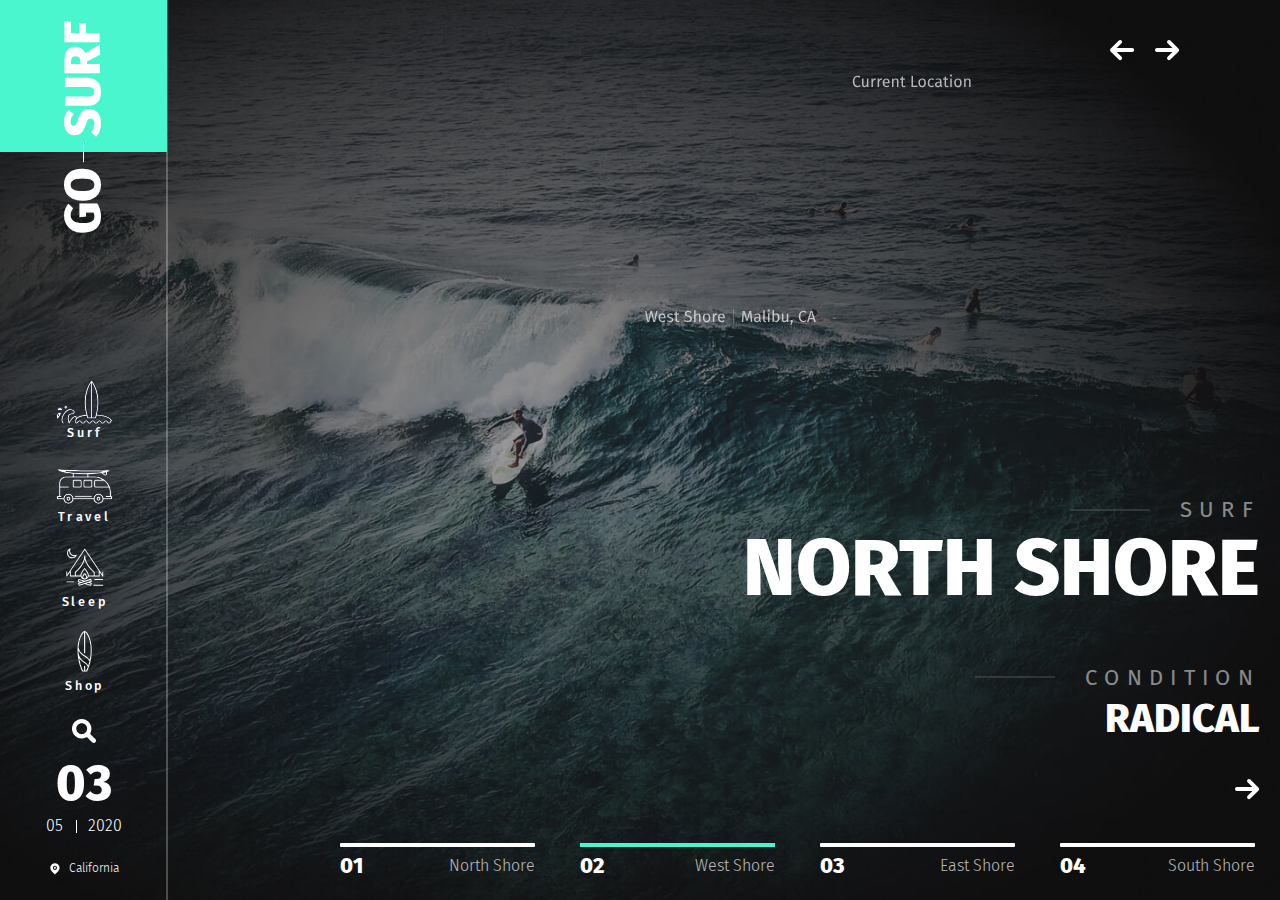
<file: index.html>
<!DOCTYPE html>
<html lang="en">
  <head>
    <meta charset="UTF-8"/>
    <meta http-equiv="X-UA-Compatible" content="ie=edge"/>
    <meta name="viewport" content="width=device-width, initial-scale=1.0"/>
    <meta name="description" content=""/>
    <meta name="keywords" content=""/>
    <title>Go Surf</title>
    <link rel="shortcut icon" href="img/icon/surfboard.ico" type="image/x-icon"/>
    <link rel="stylesheet" href="css/fonts.css"/>
    <link rel="stylesheet" href="css/style.css"/>
  </head>
  <body>
    <svg class="sprite">
      <symbol id="surf" viewBox="0 0 61 48">
        <g>
          <path fill-rule="evenodd" clip-rule="evenodd" d="M59.5976 43.8612C59.5882 43.8896 59.5764 43.9181 59.5623 43.9442L59.5628 43.9438C59.5487 43.9723 59.5345 43.9984 59.5063 44.0174C59.4953 44.0348 59.4844 44.0501 59.4734 44.0654C59.4679 44.0731 59.4624 44.0807 59.4569 44.0886C59.4381 44.1123 59.417 44.1385 59.3958 44.1622C59.377 44.1812 59.3582 44.2002 59.337 44.2191C59.3135 44.2429 59.2876 44.2642 59.2617 44.2832C59.2509 44.2905 59.2389 44.2984 59.2266 44.3063C59.2148 44.3138 59.2027 44.3213 59.1912 44.3283C59.1841 44.3319 59.1772 44.3356 59.1704 44.3393C59.1656 44.342 59.1608 44.3447 59.156 44.3473C59.1402 44.3562 59.1241 44.3652 59.1065 44.3734C59.097 44.3782 59.0873 44.3825 59.0773 44.3864C59.0665 44.3908 59.0555 44.3948 59.0444 44.3988C59.0354 44.4021 59.0263 44.4055 59.0172 44.409C59.0109 44.4114 59.0049 44.414 58.9989 44.4167C58.9932 44.4192 58.9874 44.4217 58.9815 44.4239C58.975 44.4265 58.9681 44.4287 58.9607 44.4304C58.956 44.4315 58.9519 44.4315 58.9478 44.4315H58.9465C58.9428 44.4316 58.9391 44.4317 58.9349 44.4327C58.862 44.4517 58.7867 44.4636 58.7091 44.4636C58.6033 44.4636 58.5656 44.4802 58.5656 44.4802C58.5224 44.5308 58.4438 44.7839 58.394 44.9442L58.3893 44.9596C58.2058 45.5529 57.8225 46.787 56.2727 46.787C54.9471 46.787 54.2886 45.8988 53.8068 45.2489L53.8034 45.2444C53.3518 44.6297 53.1802 44.4635 52.8415 44.4635C52.5029 44.4635 52.3335 44.6296 51.8796 45.2419L51.8763 45.2465C51.3945 45.8963 50.7359 46.7846 49.408 46.7846C48.0823 46.7846 47.4238 45.8964 46.942 45.2465L46.9386 45.2419C46.4871 44.6297 46.3154 44.4635 45.9767 44.4635C45.6404 44.4635 45.4687 44.6297 45.0149 45.2444C44.5351 45.8946 43.8742 46.787 42.5455 46.787C41.2175 46.787 40.559 45.8988 40.0772 45.2489L40.0738 45.2444C39.6223 44.6321 39.4506 44.466 39.112 44.466C38.7733 44.466 38.604 44.6321 38.1501 45.2444C37.6703 45.8946 37.0118 46.787 35.6808 46.787C34.3551 46.787 33.6966 45.8988 33.2148 45.2489L33.2114 45.2444C32.7599 44.6321 32.5882 44.466 32.2495 44.466C31.9132 44.466 31.7416 44.6321 31.2877 45.2468C30.8079 45.897 30.1471 46.7894 28.8183 46.7894C27.4927 46.7894 26.8342 45.9012 26.3524 45.2514L26.349 45.2468C25.8974 44.6345 25.7258 44.4684 25.3871 44.4684C25.0508 44.4684 24.8791 44.6346 24.4252 45.2492C23.9455 45.8995 23.2846 46.7918 21.9559 46.7918C21.5349 46.7918 21.1516 46.6186 20.8811 46.3053C20.225 45.5507 20.3567 44.2644 20.6272 42.2281L20.6318 42.1929C20.7284 41.4561 20.8757 40.3326 20.8271 39.7861C19.0704 40.1324 16.5775 43.6854 15.2841 46.2698C15.1242 46.5926 14.7973 46.792 14.4445 46.792C14.4257 46.792 14.4069 46.792 14.3881 46.7896C14.0142 46.7683 13.6873 46.5238 13.5603 46.1678C13.3439 45.5645 11.4955 40.1941 13.4168 37.2228C14.1364 36.1121 15.3029 35.4737 16.7939 35.3764C18.0897 35.291 18.6823 34.9397 18.7952 34.6621C18.8705 34.477 18.7505 34.1613 18.4871 33.8599C17.7863 33.0554 16.22 32.4099 14.4374 32.8988C11.9656 33.5732 9.19536 36.917 8.26171 40.3534C7.9348 41.5614 7.58201 43.797 8.91782 45.1806C9.27998 45.558 9.27058 46.1584 8.899 46.5238C8.52507 46.8893 7.93247 46.8822 7.56795 46.5049C6.09341 44.979 5.69596 42.6153 6.44617 39.8528C7.41726 36.2739 10.4888 32.0092 13.9458 31.067C16.5209 30.3645 18.7903 31.3328 19.9003 32.6072C20.6694 33.4877 20.8998 34.5011 20.5353 35.3887C20.2179 36.16 19.3336 37.1141 16.916 37.2731C16.0153 37.3324 15.3874 37.6575 14.9947 38.2627C14.2021 39.4873 14.3856 41.6588 14.7454 43.3913C16.1565 41.1058 18.6329 37.7856 21.1963 37.8663C21.6102 37.8806 21.9841 38.0609 22.2475 38.3766C22.5109 38.6898 22.6402 39.0957 22.6872 39.5988C24.4181 38.443 26.9442 37.2991 31.9298 36.7912C26.5253 14.6964 36.685 2.25821 37.1459 1.71C37.1498 1.70603 37.1538 1.7029 37.1575 1.6999C37.1628 1.69571 37.1677 1.69179 37.1718 1.68626C37.2 1.65541 37.2282 1.6293 37.2588 1.6032C37.2776 1.58421 37.2964 1.5676 37.3176 1.55336C37.3465 1.53392 37.3754 1.51766 37.4056 1.50068L37.4258 1.48928C37.4446 1.47742 37.4634 1.46555 37.4846 1.45606C37.5293 1.43707 37.5739 1.42283 37.621 1.41096C37.6319 1.40938 37.6429 1.40569 37.6539 1.402L37.6539 1.40199C37.6594 1.40014 37.6649 1.3983 37.6704 1.39673C37.7338 1.38249 37.7997 1.37537 37.8679 1.37537L38.0066 1.38011C38.2841 1.38011 38.5452 1.50115 38.7239 1.71474C39.1848 2.26032 49.2949 14.6349 43.9871 36.6228C57.8667 37.4439 59.5647 43.0329 59.6305 43.2773C59.6329 43.2868 59.6329 43.2987 59.6352 43.3082L59.6493 43.4007C59.654 43.434 59.6587 43.4672 59.6587 43.5004C59.6587 43.5027 59.6589 43.505 59.6591 43.5073L59.6599 43.5147C59.6602 43.5172 59.6605 43.5198 59.6608 43.5223C59.661 43.5245 59.6611 43.5267 59.6611 43.5289C59.6611 43.5352 59.6608 43.5413 59.6604 43.5473C59.6596 43.5574 59.6584 43.5673 59.6571 43.5778L59.6564 43.5835L59.6561 43.5869C59.6539 43.6191 59.6514 43.6534 59.6446 43.6855C59.6434 43.6927 59.6421 43.6999 59.6406 43.7071C59.6394 43.7132 59.6381 43.7193 59.6368 43.7253C59.6333 43.7405 59.6296 43.7558 59.6258 43.771L59.621 43.7875L59.6177 43.7991C59.6117 43.8204 59.6058 43.8413 59.5976 43.8612ZM38.8081 39.5466H41.2398C46.5949 21.8735 41.5573 9.95955 38.8081 5.22964V39.5466ZM36.9267 5.47874V39.5466H34.6338C29.3824 22.2174 34.1564 10.3792 36.9267 5.47874ZM56.599 44.42L56.6038 44.4046L56.6031 44.4047C56.7136 44.0486 56.9017 43.4648 57.365 43.0543C56.3235 41.7252 53.0381 38.996 43.5018 38.5C43.2949 39.2523 43.0714 40.0141 42.8269 40.7878C42.7022 41.1817 42.34 41.4499 41.9308 41.4499H33.94C33.5307 41.4499 33.1686 41.1817 33.0439 40.7878C32.8182 40.0663 32.6112 39.3567 32.416 38.6566C26.3696 39.2309 24.206 40.7617 22.5528 42.0527C22.5454 42.1083 22.5385 42.1635 22.5314 42.2192C22.5204 42.3062 22.5092 42.3944 22.4963 42.487C22.4046 43.18 22.2635 44.2479 22.2917 44.8175C22.4634 44.7155 22.6375 44.5066 22.9197 44.1222L22.923 44.1176C23.4048 43.4678 24.0634 42.5795 25.3913 42.5795C26.717 42.5795 27.3755 43.4677 27.8573 44.1176L27.8607 44.1222C28.3122 44.7344 28.4839 44.9006 28.8226 44.9006C29.1612 44.9006 29.3306 44.7345 29.7844 44.1222L29.7878 44.1176C30.2696 43.4678 30.9282 42.5795 32.2561 42.5795C33.5818 42.5795 34.2402 43.4677 34.722 44.1176L34.7254 44.1222C35.1794 44.7344 35.351 44.9006 35.6873 44.9006C36.026 44.9006 36.1953 44.7345 36.6492 44.1222C37.129 43.4719 37.7875 42.5795 39.1185 42.5795C40.4442 42.5795 41.1027 43.4677 41.5845 44.1176L41.5879 44.1222C42.0418 44.7369 42.2134 44.903 42.5521 44.903C42.8907 44.903 43.0601 44.7369 43.514 44.1246L43.5173 44.1201C43.9991 43.4702 44.6577 42.582 45.9857 42.582C47.3113 42.582 47.9698 43.4702 48.4516 44.12L48.455 44.1246C48.9065 44.7369 49.0782 44.903 49.4169 44.903C49.7555 44.903 49.9272 44.7368 50.3811 44.1222C50.8609 43.4719 51.5217 42.5795 52.8504 42.5795C54.1784 42.5795 54.8369 43.4677 55.3187 44.1176L55.3221 44.1222C55.776 44.7344 55.9477 44.9006 56.284 44.9006C56.3898 44.9006 56.4274 44.884 56.4274 44.884C56.4707 44.8334 56.5492 44.5804 56.599 44.42Z" fill="white"></path>
          <path d="M59.5623 43.9442L59.1224 43.7065L59.8802 44.3302L59.5623 43.9442ZM59.5976 43.8612L59.1354 43.6703L59.1285 43.6871L59.1228 43.7043L59.5976 43.8612ZM59.5628 43.9438L60.0108 44.1658L59.2449 43.5579L59.5628 43.9438ZM59.5063 44.0174L59.2272 43.6026L59.1396 43.6615L59.0834 43.7508L59.5063 44.0174ZM59.4734 44.0654L59.8796 44.3569L59.8797 44.3569L59.4734 44.0654ZM59.4569 44.0886L59.8487 44.3992L59.8587 44.3867L59.8677 44.3736L59.4569 44.0886ZM59.3958 44.1622L59.7509 44.5141L59.7602 44.5048L59.769 44.495L59.3958 44.1622ZM59.337 44.2191L59.0031 43.847L58.9922 43.8568L58.9818 43.8672L59.337 44.2191ZM59.2617 44.2832L59.5408 44.6981L59.5493 44.6924L59.5576 44.6863L59.2617 44.2832ZM59.2266 44.3063L58.9573 43.885L58.9572 43.885L59.2266 44.3063ZM59.1912 44.3283L59.4164 44.7747L59.4337 44.766L59.4501 44.756L59.1912 44.3283ZM59.1704 44.3393L58.9294 43.9012L58.9292 43.9013L59.1704 44.3393ZM59.156 44.3473L58.9117 43.9111L58.9116 43.9111L59.156 44.3473ZM59.1065 44.3734L58.8954 43.9202L58.8883 43.9235L58.8813 43.927L59.1065 44.3734ZM59.0773 44.3864L58.8912 43.9224L58.8911 43.9224L59.0773 44.3864ZM59.0444 44.3988L58.873 43.9291L58.873 43.9292L59.0444 44.3988ZM59.0172 44.409L59.194 44.8767L59.1981 44.8751L59.0172 44.409ZM58.9989 44.4167L59.1997 44.8746L59.1999 44.8745L58.9989 44.4167ZM58.9815 44.4239L59.1607 44.8907L59.161 44.8906L58.9815 44.4239ZM58.9607 44.4304L58.8513 43.9423L58.8383 43.9456L58.9607 44.4304ZM58.9465 44.4315V43.9315L58.9449 43.9315L58.9465 44.4315ZM58.9349 44.4327L58.8128 43.9479L58.8088 43.9489L58.9349 44.4327ZM58.5656 44.4802L58.3637 44.0228L58.2597 44.0687L58.1858 44.1551L58.5656 44.4802ZM58.394 44.9442L58.8715 45.0926L58.8716 45.0924L58.394 44.9442ZM58.3893 44.9596L57.9118 44.8112L57.9116 44.8119L58.3893 44.9596ZM53.8068 45.2489L53.405 45.5465L53.4051 45.5467L53.8068 45.2489ZM53.8034 45.2444L53.4004 45.5404L53.4016 45.5419L53.8034 45.2444ZM51.8796 45.2419L52.2812 45.5398L52.2813 45.5397L51.8796 45.2419ZM51.8763 45.2465L51.4747 44.9486L51.4746 44.9487L51.8763 45.2465ZM46.942 45.2465L47.3437 44.9487L47.3436 44.9486L46.942 45.2465ZM46.9386 45.2419L46.5362 45.5387L46.5371 45.5398L46.9386 45.2419ZM45.0149 45.2444L44.6126 44.9473L44.6125 44.9475L45.0149 45.2444ZM40.0772 45.2489L40.4789 44.9511L40.4789 44.9511L40.0772 45.2489ZM40.0738 45.2444L39.6714 45.5411L39.6722 45.5421L40.0738 45.2444ZM38.1501 45.2444L37.7484 44.9466L37.7477 44.9475L38.1501 45.2444ZM33.2148 45.2489L33.6165 44.9512L33.6164 44.9511L33.2148 45.2489ZM33.2114 45.2444L32.809 45.5411L32.8098 45.5422L33.2114 45.2444ZM31.2877 45.2468L30.8854 44.9498L30.8853 44.9499L31.2877 45.2468ZM26.3524 45.2514L26.7541 44.9536L26.754 44.9535L26.3524 45.2514ZM26.349 45.2468L25.9466 45.5436L25.9474 45.5446L26.349 45.2468ZM24.4252 45.2492L24.023 44.9522L24.0229 44.9524L24.4252 45.2492ZM20.8811 46.3053L21.2596 45.9786L21.2585 45.9773L20.8811 46.3053ZM20.6272 42.2281L21.1228 42.2939L21.1229 42.2931L20.6272 42.2281ZM20.6318 42.1929L20.136 42.1279L20.136 42.1279L20.6318 42.1929ZM20.8271 39.7861L21.3251 39.7418L21.2758 39.188L20.7303 39.2955L20.8271 39.7861ZM15.2841 46.2698L14.8369 46.0461L14.836 46.0479L15.2841 46.2698ZM14.3881 46.7896L14.4506 46.2935L14.4337 46.2914L14.4166 46.2904L14.3881 46.7896ZM13.5603 46.1678L14.0312 45.9998L14.0309 45.999L13.5603 46.1678ZM13.4168 37.2228L12.9972 36.951L12.997 36.9513L13.4168 37.2228ZM16.7939 35.3764L16.8265 35.8754L16.8268 35.8754L16.7939 35.3764ZM18.7952 34.6621L19.2584 34.8504L19.2584 34.8504L18.7952 34.6621ZM18.4871 33.8599L18.1101 34.1884L18.1106 34.1889L18.4871 33.8599ZM14.4374 32.8988L14.5691 33.3811L14.5697 33.381L14.4374 32.8988ZM8.26171 40.3534L7.7792 40.2223L7.77907 40.2228L8.26171 40.3534ZM8.91782 45.1806L9.27855 44.8344L9.27752 44.8333L8.91782 45.1806ZM8.899 46.5238L9.24849 46.8814L9.24962 46.8803L8.899 46.5238ZM7.56795 46.5049L7.92756 46.1575L7.9275 46.1574L7.56795 46.5049ZM6.44617 39.8528L6.92869 39.9838L6.92872 39.9837L6.44617 39.8528ZM13.9458 31.067L14.0773 31.5494L14.0774 31.5494L13.9458 31.067ZM19.9003 32.6072L19.5233 32.9356L19.5238 32.9362L19.9003 32.6072ZM20.5353 35.3887L20.9977 35.579L20.9978 35.5786L20.5353 35.3887ZM16.916 37.2731L16.8832 36.7741L16.8831 36.7741L16.916 37.2731ZM14.9947 38.2627L14.5752 37.9905L14.5749 37.991L14.9947 38.2627ZM14.7454 43.3913L14.2558 43.493L14.5112 44.7224L15.1708 43.654L14.7454 43.3913ZM21.1963 37.8663L21.2134 37.3666L21.212 37.3666L21.1963 37.8663ZM22.2475 38.3766L21.8636 38.6969L21.8648 38.6984L22.2475 38.3766ZM22.6872 39.5988L22.1894 39.6453L22.2675 40.4803L22.9649 40.0146L22.6872 39.5988ZM31.9298 36.7912L31.9805 37.2887L32.552 37.2304L32.4155 36.6724L31.9298 36.7912ZM37.1459 1.71L36.7908 1.35803L36.7764 1.37256L36.7632 1.38822L37.1459 1.71ZM37.1575 1.6999L37.4695 2.09061L37.4695 2.09061L37.1575 1.6999ZM37.1718 1.68626L36.8028 1.34881L36.7857 1.36759L36.7705 1.38801L37.1718 1.68626ZM37.2588 1.6032L37.5835 1.98344L37.5993 1.96993L37.614 1.95514L37.2588 1.6032ZM37.3176 1.55336L37.0385 1.1385L37.0385 1.13851L37.3176 1.55336ZM37.4056 1.50068L37.6507 1.93645L37.6513 1.93613L37.4056 1.50068ZM37.4258 1.48928L37.6715 1.92473L37.6822 1.91872L37.6925 1.91219L37.4258 1.48928ZM37.4846 1.45606L37.289 0.995784L37.28 0.999841L37.4846 1.45606ZM37.621 1.41096L37.5496 0.916081L37.5239 0.919792L37.4987 0.926155L37.621 1.41096ZM37.6539 1.402L37.8133 1.87593L37.8178 1.87435L37.6539 1.402ZM37.6539 1.40199L37.4945 0.928044L37.49 0.929631L37.6539 1.40199ZM37.6704 1.39673L37.5609 0.908845L37.5463 0.912129L37.5319 0.916284L37.6704 1.39673ZM37.8679 1.37537L37.885 0.875658L37.8764 0.875366H37.8679V1.37537ZM38.0066 1.38011L37.9896 1.87982L37.9981 1.88011H38.0066V1.38011ZM38.7239 1.71474L38.3405 2.03562L38.342 2.03742L38.7239 1.71474ZM43.9871 36.6228L43.501 36.5055L43.3608 37.0867L43.9576 37.122L43.9871 36.6228ZM59.6305 43.2773L60.116 43.1571L60.1133 43.1473L59.6305 43.2773ZM59.6352 43.3082L60.1295 43.2328L60.1261 43.2102L60.1206 43.1881L59.6352 43.3082ZM59.6493 43.4007L60.1444 43.3306L60.1436 43.3254L59.6493 43.4007ZM59.6591 43.5073L59.161 43.5526L59.1623 43.5636L59.6591 43.5073ZM59.6599 43.5147L59.1631 43.5709L59.1637 43.576L59.6599 43.5147ZM59.6608 43.5223L60.1589 43.4789L60.1588 43.4786L59.6608 43.5223ZM59.6604 43.5473L59.1617 43.511L59.1617 43.5111L59.6604 43.5473ZM59.6571 43.5778L59.161 43.5156L59.1609 43.5159L59.6571 43.5778ZM59.6564 43.5835L59.1602 43.5215L59.1586 43.5348L59.1576 43.5482L59.6564 43.5835ZM59.6561 43.5869L59.1574 43.5516L59.1574 43.5517L59.6561 43.5869ZM59.6446 43.6855L59.1555 43.5817L59.1532 43.5928L59.1513 43.6041L59.6446 43.6855ZM59.6406 43.7071L60.1308 43.8059L60.1308 43.8058L59.6406 43.7071ZM59.6368 43.7253L59.1489 43.6159L59.1489 43.616L59.6368 43.7253ZM59.6258 43.771L60.1055 43.912L60.1085 43.9017L60.1111 43.8913L59.6258 43.771ZM59.621 43.7875L59.1412 43.6464L59.1399 43.6513L59.621 43.7875ZM59.6177 43.7991L59.1366 43.6629L59.1364 43.6636L59.6177 43.7991ZM41.2398 39.5466V40.0466H41.6107L41.7183 39.6916L41.2398 39.5466ZM38.8081 39.5466H38.3081V40.0466H38.8081V39.5466ZM38.8081 5.22964L39.2404 4.97839L38.3081 3.3744V5.22964H38.8081ZM36.9267 39.5466V40.0466H37.4267V39.5466H36.9267ZM36.9267 5.47874H37.4267V3.57827L36.4915 5.23268L36.9267 5.47874ZM34.6338 39.5466L34.1553 39.6916L34.2629 40.0466H34.6338V39.5466ZM56.6038 44.4046L57.0814 44.5527L57.3126 43.8072L56.5387 43.9088L56.6038 44.4046ZM56.599 44.42L57.0765 44.5683L57.0766 44.5682L56.599 44.42ZM56.6031 44.4047L56.1255 44.2564L55.8941 45.0021L56.6682 44.9004L56.6031 44.4047ZM57.365 43.0543L57.6966 43.4285L58.0489 43.1163L57.7586 42.7458L57.365 43.0543ZM43.5018 38.5L43.5278 38.0007L43.1263 37.9798L43.0197 38.3674L43.5018 38.5ZM42.8269 40.7878L43.3036 40.9387L43.3036 40.9385L42.8269 40.7878ZM33.0439 40.7878L32.5668 40.9371L32.5672 40.9386L33.0439 40.7878ZM32.416 38.6566L32.8976 38.5223L32.7853 38.1193L32.3687 38.1589L32.416 38.6566ZM22.5528 42.0527L22.245 41.6586L22.0839 41.7845L22.0571 41.9872L22.5528 42.0527ZM22.5314 42.2192L23.0275 42.2819V42.2819L22.5314 42.2192ZM22.4963 42.487L22.0011 42.418L22.0007 42.4214L22.4963 42.487ZM22.2917 44.8175L21.7924 44.8423L21.8334 45.6715L22.5472 45.2474L22.2917 44.8175ZM22.9197 44.1222L22.5179 43.8245L22.5166 43.8263L22.9197 44.1222ZM22.923 44.1176L22.5214 43.8199L22.5213 43.82L22.923 44.1176ZM27.8573 44.1176L27.4556 44.4154L27.4557 44.4155L27.8573 44.1176ZM27.8607 44.1222L28.2631 43.8254L28.2623 43.8243L27.8607 44.1222ZM29.7844 44.1222L30.1861 44.4199L30.1862 44.4198L29.7844 44.1222ZM29.7878 44.1176L29.3861 43.8199L29.3861 43.82L29.7878 44.1176ZM34.722 44.1176L34.3204 44.4154L34.3204 44.4155L34.722 44.1176ZM34.7254 44.1222L35.1271 43.8244L35.127 43.8243L34.7254 44.1222ZM36.6492 44.1222L37.0509 44.4199L37.0515 44.419L36.6492 44.1222ZM41.5845 44.1176L41.9863 43.82L41.9861 43.8198L41.5845 44.1176ZM41.5879 44.1222L41.9901 43.8252L41.9897 43.8246L41.5879 44.1222ZM43.514 44.1246L43.1123 43.8268L43.1123 43.8269L43.514 44.1246ZM43.5173 44.1201L43.1157 43.8223L43.1157 43.8223L43.5173 44.1201ZM48.4516 44.12L48.0499 44.4178L48.05 44.4179L48.4516 44.12ZM48.455 44.1246L48.8574 43.8278L48.8566 43.8268L48.455 44.1246ZM50.3811 44.1222L50.7833 44.4192L50.7834 44.419L50.3811 44.1222ZM55.3187 44.1176L54.9171 44.4154L54.9171 44.4155L55.3187 44.1176ZM55.3221 44.1222L55.7238 43.8244L55.7237 43.8243L55.3221 44.1222ZM56.4274 44.884L56.6294 45.3414L56.7334 45.2954L56.8073 45.2091L56.4274 44.884ZM60.0022 44.182C60.0328 44.1253 60.0555 44.0689 60.0724 44.018L59.1228 43.7043C59.122 43.7069 59.1213 43.7086 59.121 43.7093C59.1207 43.7101 59.121 43.7091 59.1224 43.7065L60.0022 44.182ZM59.2449 43.5579L59.2445 43.5583L59.8802 44.3302L59.8806 44.3298L59.2449 43.5579ZM59.7854 44.4323C59.9333 44.3328 59.9958 44.196 60.0108 44.1658L59.1147 43.7219C59.1015 43.7486 59.1358 43.6641 59.2272 43.6026L59.7854 44.4323ZM59.8797 44.3569C59.8897 44.3428 59.9092 44.316 59.9293 44.2841L59.0834 43.7508C59.0828 43.7517 59.0815 43.7536 59.079 43.7572C59.0762 43.7613 59.073 43.7658 59.0671 43.7739L59.8797 44.3569ZM59.8677 44.3736C59.8706 44.3695 59.8738 44.3651 59.8796 44.3569L59.0672 43.7739C59.0621 43.781 59.0543 43.7919 59.0461 43.8036L59.8677 44.3736ZM59.769 44.495C59.7999 44.4602 59.8283 44.425 59.8487 44.3992L59.0651 43.778C59.048 43.7996 59.034 43.8167 59.0226 43.8294L59.769 44.495ZM59.6709 44.5913C59.7046 44.5611 59.7333 44.5319 59.7509 44.5141L59.0406 43.8102C59.0206 43.8304 59.0117 43.8392 59.0031 43.847L59.6709 44.5913ZM59.5576 44.6863C59.5988 44.656 59.6458 44.6178 59.6921 44.5711L58.9818 43.8672C58.9817 43.8673 58.9804 43.8686 58.9776 43.871C58.9747 43.8734 58.9709 43.8765 58.9659 43.8801L59.5576 44.6863ZM59.4958 44.7276C59.5112 44.7177 59.5265 44.7077 59.5408 44.6981L58.9827 43.8683C58.9753 43.8733 58.9666 43.879 58.9573 43.885L59.4958 44.7276ZM59.4501 44.756C59.4656 44.7466 59.4812 44.7369 59.4959 44.7275L58.9572 43.885C58.9483 43.8907 58.9398 43.896 58.9322 43.9006L59.4501 44.756ZM59.4113 44.7775C59.4154 44.7752 59.4167 44.7746 59.4164 44.7747L58.9659 43.8819C58.9516 43.8891 58.9391 43.8959 58.9294 43.9012L59.4113 44.7775ZM59.4003 44.7836C59.4053 44.7808 59.4086 44.779 59.4115 44.7774L58.9292 43.9013C58.9226 43.905 58.9163 43.9085 58.9117 43.9111L59.4003 44.7836ZM59.3177 44.8266C59.3548 44.8093 59.3865 44.7913 59.4004 44.7836L58.9116 43.9111C58.9031 43.9159 58.8993 43.918 58.8961 43.9197C58.8935 43.9211 58.8936 43.921 58.8954 43.9202L59.3177 44.8266ZM59.2634 44.8505C59.2821 44.843 59.3058 44.8329 59.3318 44.8198L58.8813 43.927C58.8883 43.9235 58.8924 43.9219 58.8912 43.9224L59.2634 44.8505ZM59.2158 44.8685C59.2256 44.865 59.2442 44.8582 59.2636 44.8505L58.8911 43.9224C58.8889 43.9233 58.8854 43.9246 58.873 43.9291L59.2158 44.8685ZM59.1981 44.8751C59.2017 44.8737 59.2061 44.8721 59.2158 44.8685L58.873 43.9292C58.8647 43.9322 58.8508 43.9372 58.8363 43.9429L59.1981 44.8751ZM59.1999 44.8745C59.2034 44.8729 59.2034 44.8729 59.2028 44.8732C59.202 44.8735 59.1987 44.8749 59.194 44.8767L58.8403 43.9413C58.8199 43.9491 58.8021 43.957 58.7978 43.9588L59.1999 44.8745ZM59.161 44.8906C59.1794 44.8835 59.1955 44.8764 59.1997 44.8746L58.7981 43.9587C58.7948 43.9602 58.7946 43.9602 58.7949 43.9601C58.7955 43.9599 58.7981 43.9588 58.802 43.9573L59.161 44.8906ZM59.0701 44.9183C59.1075 44.9099 59.1383 44.8993 59.1607 44.8907L58.8023 43.9572C58.8116 43.9536 58.8287 43.9475 58.8514 43.9425L59.0701 44.9183ZM58.9478 44.9315C58.9484 44.9315 59.0107 44.9334 59.0832 44.9151L58.8383 43.9456C58.9013 43.9297 58.9553 43.9315 58.9478 43.9315V44.9315ZM58.9465 44.9315H58.9478V43.9315H58.9465V44.9315ZM59.0569 44.9176C58.9997 44.932 58.9533 44.9315 58.948 44.9315L58.9449 43.9315C58.9323 43.9316 58.8784 43.9313 58.8128 43.9479L59.0569 44.9176ZM58.7091 44.9636C58.8379 44.9636 58.9561 44.9439 59.0609 44.9166L58.8088 43.9489C58.7678 43.9596 58.7355 43.9636 58.7091 43.9636V44.9636ZM58.5656 44.4802C58.7676 44.9376 58.7673 44.9377 58.7671 44.9378C58.767 44.9378 58.7668 44.9379 58.7667 44.938C58.7663 44.9381 58.766 44.9383 58.7657 44.9384C58.7651 44.9387 58.7645 44.9389 58.7639 44.9392C58.7627 44.9397 58.7615 44.9403 58.7603 44.9408C58.7579 44.9418 58.7555 44.9427 58.7532 44.9437C58.7486 44.9455 58.7442 44.9472 58.74 44.9488C58.7315 44.9519 58.7239 44.9544 58.7171 44.9564C58.7036 44.9605 58.6936 44.9626 58.6879 44.9637C58.6768 44.9657 58.6821 44.9636 58.7091 44.9636V43.9636C58.6303 43.9636 58.5639 43.9697 58.5074 43.9801C58.4791 43.9853 58.4531 43.9916 58.4292 43.9988C58.4173 44.0024 58.4058 44.0062 58.3949 44.0102C58.3895 44.0122 58.3841 44.0143 58.3789 44.0164C58.3763 44.0174 58.3738 44.0185 58.3712 44.0195C58.3699 44.0201 58.3687 44.0206 58.3674 44.0212C58.3668 44.0214 58.3662 44.0217 58.3656 44.022C58.3652 44.0221 58.3649 44.0222 58.3646 44.0224C58.3645 44.0225 58.3642 44.0226 58.3642 44.0226C58.3639 44.0227 58.3637 44.0228 58.5656 44.4802ZM58.8716 45.0924C58.897 45.0105 58.9265 44.9157 58.9544 44.8357C58.9684 44.7954 58.9796 44.766 58.9874 44.7477C58.9914 44.7385 58.9922 44.7375 58.9898 44.7419C58.9886 44.7443 58.985 44.7508 58.9793 44.7599C58.974 44.7682 58.9629 44.785 58.9455 44.8053L58.1858 44.1551C58.1184 44.2338 58.0795 44.3275 58.0677 44.3552C58.0471 44.4036 58.0274 44.457 58.0102 44.5063C57.9755 44.6056 57.9409 44.7175 57.9165 44.796L58.8716 45.0924ZM58.8667 45.1079L58.8715 45.0926L57.9165 44.7959L57.9118 44.8112L58.8667 45.1079ZM56.2727 47.287C57.205 47.287 57.8279 46.9053 58.2306 46.412C58.6123 45.9446 58.7769 45.3985 58.8669 45.1073L57.9116 44.8119C57.8181 45.1141 57.6994 45.4816 57.4561 45.7795C57.2339 46.0517 56.8902 46.287 56.2727 46.287V47.287ZM53.4051 45.5467C53.8791 46.186 54.6727 47.287 56.2727 47.287V46.287C55.2214 46.287 54.6981 45.6116 54.2084 44.9512L53.4051 45.5467ZM53.4016 45.5419L53.405 45.5465L54.2086 44.9514L54.2052 44.9468L53.4016 45.5419ZM52.8415 44.9635C52.884 44.9635 52.8991 44.9686 52.9036 44.9702C52.9079 44.9717 52.9245 44.9778 52.9596 45.0072C53.047 45.0802 53.1686 45.2248 53.4004 45.5404L54.2063 44.9483C53.9866 44.6492 53.7966 44.4034 53.6007 44.2397C53.3657 44.0434 53.1236 43.9635 52.8415 43.9635V44.9635ZM52.2813 45.5397C52.5148 45.2247 52.6364 45.0803 52.7242 45.0069C52.7594 44.9776 52.7759 44.9715 52.7799 44.9701C52.7841 44.9686 52.799 44.9635 52.8415 44.9635V43.9635C52.5591 43.9635 52.3177 44.0436 52.0833 44.2393C51.8884 44.4021 51.6983 44.6469 51.478 44.9442L52.2813 45.5397ZM52.2779 45.5443L52.2812 45.5398L51.478 44.9441L51.4747 44.9486L52.2779 45.5443ZM49.408 47.2846C51.0101 47.2846 51.8038 46.1838 52.2779 45.5442L51.4746 44.9487C50.9852 45.6089 50.4617 46.2846 49.408 46.2846V47.2846ZM46.5404 45.5443C47.0143 46.1835 47.8079 47.2846 49.408 47.2846V46.2846C48.3567 46.2846 47.8333 45.6092 47.3437 44.9487L46.5404 45.5443ZM46.5371 45.5398L46.5405 45.5444L47.3436 44.9486L47.3402 44.944L46.5371 45.5398ZM45.9767 44.9635C46.0192 44.9635 46.0344 44.9686 46.039 44.9702C46.0435 44.9718 46.0601 44.978 46.0953 45.0073C46.1828 45.0802 46.3044 45.2243 46.5362 45.5387L47.341 44.9451C47.1213 44.6473 46.9312 44.4022 46.7354 44.239C46.5006 44.0434 46.2587 43.9635 45.9767 43.9635V44.9635ZM45.4171 45.5414C45.6501 45.2258 45.7724 45.0807 45.8605 45.0072C45.8959 44.9776 45.9125 44.9714 45.9166 44.9699C45.9207 44.9685 45.9352 44.9635 45.9767 44.9635V43.9635C45.6949 43.9635 45.4536 44.044 45.2193 44.2397C45.024 44.4029 44.8335 44.6482 44.6126 44.9473L45.4171 45.5414ZM42.5455 47.287C44.149 47.287 44.9449 46.1814 45.4172 45.5412L44.6125 44.9475C44.1253 45.6078 43.5994 46.287 42.5455 46.287V47.287ZM39.6756 45.5467C40.1497 46.1863 40.9433 47.287 42.5455 47.287V46.287C41.4917 46.287 40.9683 45.6113 40.4789 44.9511L39.6756 45.5467ZM39.6722 45.5421L39.6756 45.5467L40.4789 44.9511L40.4755 44.9466L39.6722 45.5421ZM39.112 44.966C39.1545 44.966 39.1696 44.971 39.1743 44.9726C39.1787 44.9742 39.1954 44.9804 39.2305 45.0097C39.3181 45.0826 39.4396 45.2267 39.6714 45.5411L40.4762 44.9476C40.2565 44.6497 40.0665 44.4046 39.8706 44.2414C39.6358 44.0458 39.394 43.966 39.112 43.966V44.966ZM38.5518 45.5421C38.7853 45.2271 38.9069 45.0827 38.9947 45.0094C39.0299 44.98 39.0463 44.9739 39.0504 44.9725C39.0546 44.971 39.0695 44.966 39.112 44.966V43.966C38.8296 43.966 38.5882 44.046 38.3538 44.2417C38.1588 44.4045 37.9688 44.6493 37.7484 44.9466L38.5518 45.5421ZM35.6808 47.287C37.2868 47.287 38.0803 46.1811 38.5524 45.5412L37.7477 44.9475C37.2603 45.6081 36.7369 46.287 35.6808 46.287V47.287ZM32.8132 45.5467C33.2871 46.186 34.0807 47.287 35.6808 47.287V46.287C34.6295 46.287 34.1061 45.6116 33.6165 44.9512L32.8132 45.5467ZM32.8098 45.5422L32.8132 45.5468L33.6164 44.9511L33.613 44.9465L32.8098 45.5422ZM32.2495 44.966C32.292 44.966 32.3072 44.971 32.3118 44.9726C32.3163 44.9742 32.333 44.9804 32.3681 45.0097C32.4556 45.0826 32.5772 45.2267 32.809 45.5411L33.6138 44.9476C33.3941 44.6497 33.2041 44.4046 33.0082 44.2414C32.7734 44.0458 32.5315 43.966 32.2495 43.966V44.966ZM31.6899 45.5438C31.9229 45.2282 32.0452 45.0831 32.1333 45.0096C32.1687 44.98 32.1854 44.9738 32.1894 44.9724C32.1936 44.9709 32.208 44.966 32.2495 44.966V43.966C31.9677 43.966 31.7264 44.0465 31.4921 44.2422C31.2968 44.4054 31.1063 44.6507 30.8854 44.9498L31.6899 45.5438ZM28.8183 47.2894C30.4219 47.2894 31.2177 46.1838 31.69 45.5436L30.8853 44.9499C30.3981 45.6103 29.8723 46.2894 28.8183 46.2894V47.2894ZM25.9508 45.5491C26.4247 46.1884 27.2183 47.2894 28.8183 47.2894V46.2894C27.7671 46.2894 27.2437 45.6141 26.7541 44.9536L25.9508 45.5491ZM25.9474 45.5446L25.9508 45.5492L26.754 44.9535L26.7506 44.9489L25.9474 45.5446ZM25.3871 44.9684C25.4296 44.9684 25.4448 44.9734 25.4494 44.9751C25.4538 44.9766 25.4705 44.9828 25.5057 45.0121C25.5932 45.0851 25.7148 45.2292 25.9466 45.5436L26.7514 44.95C26.5317 44.6521 26.3416 44.407 26.1458 44.2439C25.911 44.0482 25.6691 43.9684 25.3871 43.9684V44.9684ZM24.8275 45.5462C25.0605 45.2307 25.1828 45.0855 25.2708 45.012C25.3063 44.9824 25.3229 44.9763 25.327 44.9748C25.3311 44.9733 25.3456 44.9684 25.3871 44.9684V43.9684C25.1052 43.9684 24.8639 44.0489 24.6297 44.2446C24.4343 44.4078 24.2439 44.6531 24.023 44.9522L24.8275 45.5462ZM21.9559 47.2918C23.5594 47.2918 24.3552 46.1863 24.8276 45.5461L24.0229 44.9524C23.5357 45.6127 23.0098 46.2918 21.9559 46.2918V47.2918ZM20.5027 46.6321C20.8702 47.0578 21.3928 47.2918 21.9559 47.2918V46.2918C21.677 46.2918 21.433 46.1794 21.2596 45.9786L20.5027 46.6321ZM20.1315 42.1623C19.9974 43.1717 19.8905 44.0423 19.9068 44.7587C19.9232 45.4791 20.0646 46.1282 20.5038 46.6334L21.2585 45.9773C21.0416 45.7278 20.9207 45.3565 20.9066 44.7359C20.8923 44.1114 20.9864 43.3207 21.1228 42.2939L20.1315 42.1623ZM20.136 42.1279L20.1314 42.1631L21.1229 42.2931L21.1275 42.2578L20.136 42.1279ZM20.329 39.8303C20.3487 40.052 20.3292 40.4272 20.2862 40.8699C20.2443 41.3014 20.1845 41.7582 20.136 42.1279L21.1275 42.2579C21.1757 41.8908 21.2378 41.4175 21.2815 40.9664C21.3242 40.5265 21.354 40.0667 21.3251 39.7418L20.329 39.8303ZM15.7312 46.4936C16.3642 45.2288 17.2923 43.7249 18.2721 42.5011C18.7621 41.8891 19.2562 41.3583 19.724 40.9641C20.2007 40.5624 20.6076 40.3389 20.9238 40.2766L20.7303 39.2955C20.1681 39.4063 19.6047 39.7569 19.0795 40.1995C18.5454 40.6496 18.006 41.2335 17.4915 41.8761C16.4624 43.1616 15.4974 44.7264 14.8369 46.0461L15.7312 46.4936ZM14.4445 47.292C14.9862 47.292 15.4873 46.9859 15.7321 46.4918L14.836 46.0479C14.761 46.1993 14.6084 46.292 14.4445 46.292V47.292ZM14.3255 47.2857C14.3806 47.2926 14.4308 47.292 14.4445 47.292V46.292C14.4395 46.292 14.4368 46.292 14.4344 46.2919C14.4322 46.2919 14.4316 46.2919 14.4321 46.2919C14.4328 46.2919 14.4399 46.2922 14.4506 46.2935L14.3255 47.2857ZM13.0893 46.3358C13.2836 46.8803 13.7842 47.256 14.3596 47.2888L14.4166 46.2904C14.2441 46.2806 14.091 46.1673 14.0312 45.9998L13.0893 46.3358ZM12.997 36.9513C11.9329 38.5968 11.9395 40.8398 12.1917 42.6522C12.4475 44.4907 12.9764 46.0209 13.0896 46.3366L14.0309 45.999C13.9278 45.7114 13.4243 44.2548 13.1821 42.5144C12.9363 40.748 12.9793 38.8202 13.8367 37.4943L12.997 36.9513ZM16.7613 34.8775C15.1357 34.9836 13.8146 35.6894 12.9972 36.951L13.8364 37.4947C14.4583 36.5349 15.47 35.9639 16.8265 35.8754L16.7613 34.8775ZM18.332 34.4738C18.3526 34.423 18.3335 34.5116 18.0481 34.6289C17.7883 34.7356 17.373 34.8372 16.761 34.8775L16.8268 35.8754C17.5106 35.8303 18.0395 35.7135 18.4281 35.5538C18.7912 35.4047 19.1249 35.1788 19.2584 34.8504L18.332 34.4738ZM18.1106 34.1889C18.2128 34.3059 18.2733 34.4104 18.3012 34.4834C18.315 34.5193 18.3172 34.5381 18.3174 34.5405C18.3176 34.5432 18.3148 34.5162 18.332 34.4738L19.2584 34.8504C19.3651 34.5879 19.3085 34.3176 19.2351 34.1258C19.156 33.9193 19.0248 33.7154 18.8636 33.5309L18.1106 34.1889ZM14.5697 33.381C16.1783 32.9398 17.5429 33.5372 18.1101 34.1884L18.8641 33.5315C18.0297 32.5736 16.2618 31.88 14.3052 32.4166L14.5697 33.381ZM8.74422 40.4845C9.1905 38.8419 10.0804 37.2098 11.1578 35.9093C12.2431 34.5993 13.4724 33.6803 14.5691 33.3811L14.3058 32.4164C12.9307 32.7916 11.539 33.8817 10.3877 35.2714C9.22864 36.6705 8.26657 38.4285 7.7792 40.2223L8.74422 40.4845ZM9.27752 44.8333C8.72401 44.26 8.50063 43.491 8.46578 42.6797C8.43093 41.8682 8.58779 41.0626 8.74435 40.484L7.77907 40.2228C7.60873 40.8523 7.42573 41.7685 7.46671 42.7226C7.50769 43.677 7.77581 44.7176 8.55811 45.5279L9.27752 44.8333ZM9.24962 46.8803C9.81628 46.3229 9.83035 45.4093 9.27855 44.8344L8.55708 45.5268C8.72961 45.7066 8.72487 45.9938 8.54838 46.1674L9.24962 46.8803ZM7.20834 46.8523C7.76603 47.4296 8.6768 47.4402 9.24849 46.8814L8.54951 46.1663C8.37335 46.3385 8.09891 46.3349 7.92756 46.1575L7.20834 46.8523ZM5.96364 39.7217C5.18552 42.587 5.56975 45.1566 7.2084 46.8523L7.9275 46.1574C6.61707 44.8014 6.20641 42.6435 6.92869 39.9838L5.96364 39.7217ZM13.8143 30.5846C11.9466 31.0936 10.2324 32.4809 8.87522 34.1564C7.51341 35.8376 6.46873 37.8603 5.96362 39.7218L6.92872 39.9837C7.3947 38.2664 8.3713 36.3672 9.65228 34.7858C10.9379 33.1987 12.488 31.9825 14.0773 31.5494L13.8143 30.5846ZM20.2774 32.2789C19.0424 30.861 16.5759 29.8312 13.8142 30.5846L14.0774 31.5494C16.4659 30.8978 18.5381 31.8046 19.5233 32.9356L20.2774 32.2789ZM20.9978 35.5786C21.4513 34.4744 21.1381 33.2643 20.2769 32.2783L19.5238 32.9362C20.2006 33.7111 20.3483 34.5279 20.0728 35.1987L20.9978 35.5786ZM16.9488 37.772C18.2171 37.6886 19.1289 37.3937 19.7798 36.9835C20.4362 36.5698 20.802 36.0543 20.9977 35.579L20.0729 35.1984C19.9511 35.4944 19.7161 35.8416 19.2466 36.1375C18.7716 36.4369 18.0325 36.6985 16.8832 36.7741L16.9488 37.772ZM15.4141 38.5349C15.7001 38.0942 16.163 37.8238 16.9489 37.772L16.8831 36.7741C15.8676 36.8411 15.0747 37.2209 14.5752 37.9905L15.4141 38.5349ZM15.2349 43.2896C15.0592 42.4436 14.9301 41.5055 14.9379 40.641C14.9458 39.7645 15.0944 39.0289 15.4144 38.5344L14.5749 37.991C14.1024 38.7211 13.9465 39.6835 13.9379 40.632C13.9293 41.5926 14.0717 42.6064 14.2558 43.493L15.2349 43.2896ZM21.212 37.3666C19.7158 37.3195 18.3265 38.2571 17.1868 39.3863C16.03 40.5325 15.0339 41.9723 14.3199 43.1286L15.1708 43.654C15.868 42.5248 16.8157 41.1617 17.8906 40.0967C18.9827 39.0146 20.1134 38.3325 21.1805 38.3661L21.212 37.3666ZM22.6314 38.0562C22.2751 37.6293 21.7669 37.3857 21.2134 37.3666L21.1791 38.366C21.4534 38.3755 21.693 38.4926 21.8636 38.6969L22.6314 38.0562ZM23.1851 39.5522C23.1328 38.9934 22.9834 38.4749 22.6302 38.0548L21.8648 38.6984C22.0384 38.9048 22.1476 39.1979 22.1894 39.6453L23.1851 39.5522ZM31.8791 36.2938C26.8274 36.8084 24.2199 37.9742 22.4096 39.183L22.9649 40.0146C24.6163 38.9119 27.0609 37.7898 31.9805 37.2887L31.8791 36.2938ZM36.7632 1.38822C36.243 2.00695 25.9882 14.6049 31.4441 36.91L32.4155 36.6724C27.0625 14.788 37.127 2.50948 37.5286 2.03177L36.7632 1.38822ZM36.8455 1.30919C36.8436 1.31076 36.8179 1.33066 36.7908 1.35803L37.5011 2.06196C37.4907 2.07239 37.4818 2.08027 37.476 2.08524C37.471 2.08951 37.4668 2.09278 37.4695 2.09061L36.8455 1.30919ZM36.7705 1.38801C36.792 1.35912 36.8129 1.33815 36.8274 1.32487C36.8396 1.3137 36.8504 1.30526 36.8455 1.30919L37.4695 2.09061C37.4699 2.09035 37.4858 2.07786 37.5028 2.0623C37.5221 2.04464 37.5475 2.01894 37.5731 1.98452L36.7705 1.38801ZM36.9341 1.22296C36.8934 1.25773 36.8491 1.29828 36.8028 1.34881L37.5407 2.02372C37.551 2.01254 37.5631 2.00088 37.5835 1.98344L36.9341 1.22296ZM37.0385 1.13851C36.9813 1.17698 36.937 1.21764 36.9036 1.25126L37.614 1.95514C37.6183 1.95078 37.6115 1.95822 37.5967 1.96821L37.0385 1.13851ZM37.1604 1.06491C37.1327 1.08051 37.0866 1.10617 37.0385 1.1385L37.5967 1.96822C37.6064 1.96167 37.6181 1.95481 37.6507 1.93645L37.1604 1.06491ZM37.18 1.05383L37.1599 1.06523L37.6513 1.93613L37.6715 1.92473L37.18 1.05383ZM37.28 0.999841C37.2215 1.02605 37.1738 1.05709 37.159 1.06638L37.6925 1.91219C37.6975 1.90902 37.7003 1.90728 37.7028 1.90575C37.705 1.90436 37.7057 1.90396 37.7055 1.9041C37.705 1.90439 37.699 1.90788 37.6892 1.91227L37.28 0.999841ZM37.4987 0.926155C37.4319 0.942985 37.362 0.964861 37.289 0.995874L37.6801 1.91624C37.6965 1.90928 37.7159 1.90268 37.7433 1.89577L37.4987 0.926155ZM37.4945 0.928097C37.4871 0.93056 37.4921 0.928813 37.4989 0.926846C37.5067 0.924591 37.5249 0.919643 37.5496 0.916081L37.6923 1.90585C37.7563 1.89663 37.8111 1.87666 37.8133 1.8759L37.4945 0.928097ZM37.49 0.929631L37.4899 0.929645L37.8178 1.87435L37.8179 1.87434L37.49 0.929631ZM37.5319 0.916284C37.5141 0.92141 37.4982 0.926842 37.4946 0.928066L37.8133 1.87591C37.8165 1.87484 37.8166 1.87479 37.8164 1.87488C37.8158 1.87505 37.813 1.87596 37.8088 1.87717L37.5319 0.916284ZM37.8679 0.875366C37.7647 0.875366 37.662 0.886171 37.5609 0.908845L37.7798 1.88461C37.8057 1.8788 37.8347 1.87537 37.8679 1.87537V0.875366ZM38.0237 0.880405L37.885 0.875658L37.8508 1.87507L37.9896 1.87982L38.0237 0.880405ZM39.1074 1.39386C38.8331 1.06611 38.4314 0.880112 38.0066 0.880112V1.88011C38.1369 1.88011 38.2573 1.93618 38.3405 2.03562L39.1074 1.39386ZM44.4731 36.7402C49.8316 14.5427 39.6269 2.00877 39.1059 1.39206L38.342 2.03742C38.7428 2.51187 48.7583 14.7272 43.501 36.5055L44.4731 36.7402ZM60.1133 43.1473C60.0531 42.9237 59.5494 41.362 57.2773 39.7579C55.0118 38.1583 51.0188 36.5379 44.0166 36.1237L43.9576 37.122C50.8349 37.5288 54.6307 39.1134 56.7006 40.5748C58.7638 42.0315 59.1421 43.3865 59.1477 43.4074L60.1133 43.1473ZM60.1206 43.1881C60.1255 43.2082 60.1279 43.2238 60.1289 43.2306C60.1294 43.2344 60.1297 43.2372 60.1299 43.2382C60.13 43.2391 60.13 43.2397 60.1299 43.238C60.1297 43.237 60.1294 43.2338 60.129 43.2302C60.1285 43.2265 60.1279 43.2211 60.127 43.2147C60.1253 43.2027 60.122 43.182 60.1159 43.1572L59.1452 43.3975C59.1402 43.3774 59.1378 43.3617 59.1368 43.3549C59.1363 43.3511 59.136 43.3484 59.1358 43.3473C59.1357 43.3464 59.1357 43.3459 59.1359 43.3475C59.136 43.3485 59.1363 43.3518 59.1367 43.3553C59.1372 43.359 59.1378 43.3644 59.1388 43.3708C59.1404 43.3828 59.1437 43.4035 59.1499 43.4283L60.1206 43.1881ZM60.1436 43.3254L60.1295 43.2328L59.1409 43.3835L59.155 43.4761L60.1436 43.3254ZM60.1587 43.5004C60.1587 43.426 60.1482 43.3577 60.1444 43.3307L59.1543 43.4708C59.1555 43.4795 59.1564 43.4856 59.1571 43.4914C59.1579 43.497 59.1583 43.5007 59.1586 43.5034C59.1592 43.5089 59.1587 43.5069 59.1587 43.5004H60.1587ZM60.157 43.4621C60.1577 43.4697 60.1587 43.4832 60.1587 43.5004H59.1587C59.1587 43.5222 59.16 43.5403 59.1611 43.5526L60.157 43.4621ZM60.1567 43.4584L60.1559 43.4511L59.1623 43.5636L59.1631 43.5709L60.1567 43.4584ZM60.1588 43.4786C60.1577 43.4657 60.1563 43.4543 60.1561 43.4533L59.1637 43.576C59.1639 43.5777 59.1638 43.5768 59.1636 43.5755C59.1634 43.5739 59.1631 43.5706 59.1627 43.5661L60.1588 43.4786ZM60.1611 43.5289C60.1611 43.5079 60.1599 43.4904 60.1589 43.4789L59.1627 43.5658C59.162 43.5586 59.1611 43.5455 59.1611 43.5289H60.1611ZM60.1591 43.5835C60.1602 43.5676 60.1611 43.5492 60.1611 43.5289H59.1611C59.1611 43.5212 59.1614 43.515 59.1617 43.511L60.1591 43.5835ZM60.1532 43.64C60.1542 43.6317 60.1572 43.6088 60.1591 43.5835L59.1617 43.5111C59.1619 43.5077 59.1622 43.5059 59.1621 43.5067C59.1619 43.5079 59.1617 43.5097 59.161 43.5156L60.1532 43.64ZM60.1525 43.6454L60.1532 43.6397L59.1609 43.5159L59.1602 43.5215L60.1525 43.6454ZM60.1549 43.6222L60.1551 43.6188L59.1576 43.5482L59.1574 43.5516L60.1549 43.6222ZM60.1337 43.7894C60.149 43.7174 60.1531 43.6478 60.1549 43.6221L59.1574 43.5517C59.1568 43.56 59.1564 43.5661 59.1559 43.5719C59.1555 43.5774 59.1551 43.5813 59.1548 43.5841C59.1542 43.5903 59.1541 43.5884 59.1555 43.5817L60.1337 43.7894ZM60.1308 43.8058C60.1332 43.7939 60.1356 43.7809 60.1379 43.767L59.1513 43.6041C59.1512 43.6045 59.151 43.6059 59.1505 43.6085L60.1308 43.8058ZM60.1246 43.8347C60.1267 43.8257 60.1287 43.8161 60.1308 43.8059L59.1505 43.6084C59.1501 43.6103 59.1496 43.6128 59.1489 43.6159L60.1246 43.8347ZM60.1111 43.8913C60.1147 43.8769 60.1198 43.8563 60.1247 43.8347L59.1489 43.616C59.1469 43.6248 59.1445 43.6346 59.1405 43.6507L60.1111 43.8913ZM60.1007 43.9285L60.1055 43.912L59.1461 43.6299L59.1413 43.6464L60.1007 43.9285ZM60.0988 43.9353L60.1021 43.9237L59.1399 43.6513L59.1366 43.6629L60.0988 43.9353ZM60.0597 44.052C60.081 44.0004 60.0944 43.9508 60.0989 43.9346L59.1364 43.6636C59.1348 43.6692 59.1338 43.6727 59.1329 43.676C59.132 43.6791 59.1315 43.6807 59.1313 43.6813C59.1308 43.6829 59.1321 43.6783 59.1354 43.6703L60.0597 44.052ZM41.2398 39.0466H38.8081V40.0466H41.2398V39.0466ZM38.3758 5.4809C41.0722 10.1199 46.0673 21.8904 40.7613 39.4016L41.7183 39.6916C47.1225 21.8567 42.0424 9.79917 39.2404 4.97839L38.3758 5.4809ZM39.3081 39.5466V5.22964H38.3081V39.5466H39.3081ZM37.4267 39.5466V5.47874H36.4267V39.5466H37.4267ZM34.6338 40.0466H36.9267V39.0466H34.6338V40.0466ZM36.4915 5.23268C33.6698 10.2239 28.8557 22.2035 34.1553 39.6916L35.1123 39.4016C29.909 22.2313 34.6429 10.5346 37.362 5.7248L36.4915 5.23268ZM56.1263 44.2564L56.1215 44.2719L57.0766 44.5682L57.0814 44.5527L56.1263 44.2564ZM56.6682 44.9004L56.6689 44.9003L56.5387 43.9088L56.538 43.9089L56.6682 44.9004ZM57.0334 42.6801C56.454 43.1935 56.2342 43.9063 56.1255 44.2564L57.0806 44.5529C57.193 44.191 57.3494 43.7362 57.6966 43.4285L57.0334 42.6801ZM43.4758 38.9993C52.9292 39.491 56.051 42.1882 56.9715 43.3627L57.7586 42.7458C56.5959 41.2623 53.1471 38.501 43.5278 38.0007L43.4758 38.9993ZM43.3036 40.9385C43.5502 40.1583 43.7754 39.3905 43.9839 38.6326L43.0197 38.3674C42.8143 39.1142 42.5926 39.8699 42.3501 40.6371L43.3036 40.9385ZM41.9308 41.9499C42.5618 41.9499 43.1142 41.5368 43.3036 40.9387L42.3502 40.6369C42.2901 40.8266 42.1183 40.9499 41.9308 40.9499V41.9499ZM33.94 41.9499H41.9308V40.9499H33.94V41.9499ZM32.5672 40.9386C32.7565 41.5369 33.309 41.9499 33.94 41.9499V40.9499C33.7525 40.9499 33.5806 40.8266 33.5207 40.637L32.5672 40.9386ZM31.9344 38.7909C32.1306 39.4948 32.3391 40.2096 32.5668 40.9371L33.5211 40.6385C33.2972 39.923 33.0918 39.2186 32.8976 38.5223L31.9344 38.7909ZM22.8605 42.4468C23.6731 41.8122 24.5853 41.139 26.0265 40.5486C27.4733 39.9559 29.4754 39.4382 32.4633 39.1544L32.3687 38.1589C29.3102 38.4494 27.2073 38.9842 25.6474 39.6232C24.0819 40.2645 23.0857 41.0021 22.245 41.6586L22.8605 42.4468ZM23.0275 42.2819C23.0345 42.226 23.0413 42.1722 23.0485 42.1182L22.0571 41.9872C22.0495 42.0444 22.0424 42.101 22.0354 42.1564L23.0275 42.2819ZM22.9916 42.556C23.005 42.4598 23.0165 42.3686 23.0275 42.2819L22.0354 42.1564C22.0243 42.2439 22.0135 42.329 22.0011 42.418L22.9916 42.556ZM22.7911 44.7928C22.7657 44.2803 22.8972 43.269 22.992 42.5526L22.0007 42.4214C21.912 43.091 21.7613 44.2156 21.7924 44.8423L22.7911 44.7928ZM22.5166 43.8263C22.219 44.2318 22.1039 44.3475 22.0363 44.3877L22.5472 45.2474C22.823 45.0835 23.0559 44.7815 23.3227 44.418L22.5166 43.8263ZM22.5213 43.82L22.5179 43.8245L23.3214 44.4198L23.3248 44.4153L22.5213 43.82ZM25.3913 42.0795C23.7892 42.0795 22.9955 43.1803 22.5214 43.8199L23.3247 44.4154C23.8141 43.7552 24.3376 43.0795 25.3913 43.0795V42.0795ZM28.2589 43.8198C27.785 43.1806 26.9914 42.0795 25.3913 42.0795V43.0795C26.4426 43.0795 26.966 43.7549 27.4556 44.4154L28.2589 43.8198ZM28.2623 43.8243L28.2589 43.8197L27.4557 44.4155L27.4591 44.42L28.2623 43.8243ZM28.8226 44.4006C28.7801 44.4006 28.7649 44.3955 28.7603 44.3939C28.7558 44.3923 28.7392 44.3861 28.704 44.3568C28.6165 44.2839 28.4949 44.1398 28.2631 43.8254L27.4583 44.419C27.678 44.7168 27.868 44.9619 28.0639 45.1251C28.2987 45.3207 28.5406 45.4006 28.8226 45.4006V44.4006ZM29.3828 43.8244C29.1492 44.1394 29.0277 44.2838 28.9398 44.3572C28.9047 44.3865 28.8882 44.3926 28.8841 44.394C28.8799 44.3955 28.8651 44.4006 28.8226 44.4006V45.4006C29.1049 45.4006 29.3463 45.3205 29.5807 45.1248C29.7757 44.962 29.9657 44.7172 30.1861 44.4199L29.3828 43.8244ZM29.3861 43.82L29.3827 43.8245L30.1862 44.4198L30.1895 44.4153L29.3861 43.82ZM32.2561 42.0795C30.6539 42.0795 29.8603 43.1803 29.3861 43.8199L30.1894 44.4154C30.6789 43.7552 31.2024 43.0795 32.2561 43.0795V42.0795ZM35.1237 43.8198C34.6498 43.1806 33.8561 42.0795 32.2561 42.0795V43.0795C33.3074 43.0795 33.8307 43.7549 34.3204 44.4154L35.1237 43.8198ZM35.127 43.8243L35.1236 43.8197L34.3204 44.4155L34.3238 44.42L35.127 43.8243ZM35.6873 44.4006C35.6458 44.4006 35.6312 44.3956 35.627 44.3941C35.6228 44.3926 35.606 44.3864 35.5706 44.3568C35.4825 44.2835 35.3602 44.1388 35.1271 43.8244L34.3238 44.42C34.5446 44.7178 34.7351 44.9624 34.9304 45.1251C35.1645 45.3202 35.4056 45.4006 35.6873 45.4006V44.4006ZM36.2475 43.8244C36.014 44.1394 35.8924 44.2838 35.8046 44.3572C35.7694 44.3865 35.753 44.3926 35.7489 44.394C35.7447 44.3955 35.7298 44.4006 35.6873 44.4006V45.4006C35.9697 45.4006 36.2111 45.3205 36.4455 45.1248C36.6405 44.962 36.8305 44.7172 37.0509 44.4199L36.2475 43.8244ZM39.1185 42.0795C37.5125 42.0795 36.719 43.1854 36.2469 43.8253L37.0515 44.419C37.539 43.7584 38.0624 43.0795 39.1185 43.0795V42.0795ZM41.9861 43.8198C41.5122 43.1806 40.7186 42.0795 39.1185 42.0795V43.0795C40.1698 43.0795 40.6931 43.7549 41.1828 44.4154L41.9861 43.8198ZM41.9897 43.8246L41.9863 43.82L41.1827 44.4152L41.1861 44.4198L41.9897 43.8246ZM42.5521 44.403C42.5096 44.403 42.4945 44.398 42.4899 44.3963C42.4855 44.3948 42.4687 44.3885 42.4334 44.3591C42.3454 44.2857 42.2232 44.1408 41.9901 43.8252L41.1856 44.4192C41.4065 44.7182 41.5971 44.9638 41.793 45.1272C42.028 45.3231 42.2699 45.403 42.5521 45.403V44.403ZM43.1123 43.8269C42.8788 44.1419 42.7572 44.2863 42.6694 44.3596C42.6342 44.389 42.6177 44.395 42.6137 44.3965C42.6095 44.398 42.5946 44.403 42.5521 44.403V45.403C42.8345 45.403 43.0759 45.3229 43.3103 45.1272C43.5052 44.9644 43.6953 44.7196 43.9156 44.4224L43.1123 43.8269ZM43.1157 43.8223L43.1123 43.8268L43.9156 44.4224L43.919 44.4179L43.1157 43.8223ZM45.9857 42.082C44.3835 42.082 43.5898 43.1827 43.1157 43.8223L43.919 44.4179C44.4085 43.7577 44.9319 43.082 45.9857 43.082V42.082ZM48.8532 43.8222C48.3793 43.183 47.5857 42.082 45.9857 42.082V43.082C47.0369 43.082 47.5603 43.7573 48.0499 44.4178L48.8532 43.8222ZM48.8566 43.8268L48.8532 43.8222L48.05 44.4179L48.0534 44.4225L48.8566 43.8268ZM49.4169 44.403C49.3744 44.403 49.3592 44.398 49.3546 44.3963C49.3502 44.3947 49.3335 44.3885 49.2983 44.3593C49.2108 44.2863 49.0892 44.1422 48.8574 43.8278L48.0526 44.4214C48.2723 44.7193 48.4624 44.9644 48.6582 45.1275C48.893 45.3232 49.1349 45.403 49.4169 45.403V44.403ZM49.9789 43.8252C49.7458 44.1408 49.6236 44.2857 49.5356 44.359C49.5002 44.3885 49.4835 44.3948 49.479 44.3963C49.4745 44.398 49.4594 44.403 49.4169 44.403V45.403C49.6991 45.403 49.9409 45.323 50.1759 45.1271C50.3719 44.9638 50.5625 44.7182 50.7833 44.4192L49.9789 43.8252ZM52.8504 42.0795C51.2469 42.0795 50.4511 43.1851 49.9788 43.8253L50.7834 44.419C51.2706 43.7587 51.7965 43.0795 52.8504 43.0795V42.0795ZM55.7204 43.8198C55.2462 43.1803 54.4526 42.0795 52.8504 42.0795V43.0795C53.9042 43.0795 54.4276 43.7552 54.9171 44.4154L55.7204 43.8198ZM55.7237 43.8243L55.7203 43.8197L54.9171 44.4155L54.9205 44.42L55.7237 43.8243ZM56.284 44.4006C56.2425 44.4006 56.2279 44.3956 56.2236 44.3941C56.2194 44.3926 56.2027 44.3864 56.1672 44.3568C56.0792 44.2835 55.9569 44.1388 55.7238 43.8244L54.9204 44.42C55.1413 44.7178 55.3318 44.9624 55.5271 45.1251C55.7612 45.3202 56.0022 45.4006 56.284 45.4006V44.4006ZM56.4274 44.884C56.2255 44.4266 56.2257 44.4265 56.2259 44.4264C56.226 44.4263 56.2262 44.4262 56.2264 44.4262C56.2267 44.426 56.227 44.4259 56.2273 44.4258C56.2279 44.4255 56.2285 44.4252 56.2292 44.425C56.2304 44.4244 56.2316 44.4239 56.2328 44.4234C56.2352 44.4224 56.2375 44.4214 56.2398 44.4205C56.2444 44.4186 56.2488 44.4169 56.2531 44.4154C56.2615 44.4123 56.2692 44.4098 56.276 44.4077C56.2895 44.4037 56.2995 44.4015 56.3052 44.4005C56.3163 44.3984 56.311 44.4006 56.284 44.4006V45.4006C56.3628 45.4006 56.4292 45.3944 56.4856 45.3841C56.5139 45.3789 56.54 45.3726 56.5639 45.3654C56.5758 45.3618 56.5872 45.358 56.5982 45.354C56.6036 45.352 56.609 45.3499 56.6142 45.3478C56.6168 45.3467 56.6193 45.3457 56.6219 45.3446C56.6231 45.3441 56.6244 45.3435 56.6257 45.343C56.6263 45.3427 56.6269 45.3424 56.6275 45.3422C56.6278 45.342 56.6282 45.3419 56.6285 45.3418C56.6286 45.3417 56.6289 45.3416 56.6289 45.3416C56.6292 45.3415 56.6294 45.3414 56.4274 44.884ZM56.1215 44.2718C56.0961 44.3537 56.0666 44.4485 56.0387 44.5285C56.0246 44.5688 56.0134 44.5981 56.0056 44.6165C56.0017 44.6257 56.0009 44.6267 56.0032 44.6223C56.0045 44.6198 56.008 44.6133 56.0138 44.6042C56.0191 44.5959 56.0302 44.5791 56.0476 44.5589L56.8073 45.2091C56.8746 45.1304 56.9135 45.0367 56.9254 45.0089C56.946 44.9606 56.9657 44.9072 56.9829 44.8579C57.0175 44.7586 57.0522 44.6467 57.0765 44.5683L56.1215 44.2718Z" fill="#222532"></path>
          <path d="M7.28833 31.1358C7.16839 30.991 6.0772 29.7308 4.68029 29.7308C4.03358 29.7308 3.10932 29.999 2.38266 31.2735L1.57129 32.6974H8.59108L7.28833 31.1358Z" fill="white" stroke="#222532"></path>
          <path fill-rule="evenodd" clip-rule="evenodd" d="M5.46384 34.5745L6.43042 34.6766L6.30817 35.6496C5.95302 38.2791 3.20622 41.0535 3.08864 41.1721L1.81634 42.4442L1.50121 40.6643C1.12728 38.5711 1.39302 36.962 2.28904 35.8822C3.54249 34.3704 5.46384 34.5745 5.46384 34.5745ZM3.73533 37.0997C3.56835 37.299 3.44371 37.553 3.3567 37.852L3.35671 37.852C3.5566 37.5506 3.74944 37.235 3.91406 36.9169C3.85291 36.9715 3.79177 37.0309 3.73533 37.0997Z" fill="white"></path>
          <path d="M6.43042 34.6766L6.92652 34.7389L6.9901 34.2329L6.48292 34.1793L6.43042 34.6766ZM5.46384 34.5745L5.41103 35.0717L5.41135 35.0718L5.46384 34.5745ZM6.30817 35.6496L6.80369 35.7165L6.80427 35.7119L6.30817 35.6496ZM3.08864 41.1721L3.44216 41.5257L3.4438 41.5241L3.08864 41.1721ZM1.81634 42.4442L1.324 42.5314L1.49129 43.4763L2.16987 42.7978L1.81634 42.4442ZM1.50121 40.6643L1.99355 40.5771L1.99342 40.5763L1.50121 40.6643ZM2.28904 35.8822L2.67382 36.2015L2.67394 36.2013L2.28904 35.8822ZM3.3567 37.852L2.87661 37.7123L2.82251 37.8982L2.90774 38.0721L3.3567 37.852ZM3.73533 37.0997L4.11866 37.4207L4.12195 37.4167L3.73533 37.0997ZM3.35671 37.852L2.90775 38.0721L3.29151 38.855L3.77339 38.1284L3.35671 37.852ZM3.91406 36.9169L4.3581 37.1468L3.58111 36.5439L3.91406 36.9169ZM6.48292 34.1793L5.51634 34.0773L5.41135 35.0718L6.37792 35.1738L6.48292 34.1793ZM6.80427 35.7119L6.92652 34.7389L5.93432 34.6143L5.81207 35.5873L6.80427 35.7119ZM3.4438 41.5241C3.51087 41.4564 4.24753 40.712 5.01526 39.6444C5.77355 38.5899 6.60918 37.1565 6.80367 35.7165L5.81267 35.5827C5.65201 36.7722 4.93667 38.0408 4.20338 39.0605C3.47952 40.0671 2.78398 40.7692 2.73347 40.8202L3.4438 41.5241ZM2.16987 42.7978L3.44216 41.5257L2.73511 40.8185L1.46282 42.0906L2.16987 42.7978ZM1.00887 40.7514L1.324 42.5314L2.30869 42.357L1.99355 40.5771L1.00887 40.7514ZM1.90426 35.5629C0.874425 36.8039 0.622631 38.5893 1.009 40.7522L1.99342 40.5763C1.63193 38.5528 1.91162 37.12 2.67382 36.2015L1.90426 35.5629ZM5.46384 34.5745C5.51666 34.0773 5.51645 34.0773 5.51623 34.0773C5.51614 34.0773 5.51591 34.0773 5.51575 34.0772C5.51541 34.0772 5.51505 34.0772 5.51466 34.0771C5.51387 34.077 5.51296 34.0769 5.51194 34.0768C5.50989 34.0766 5.50736 34.0764 5.50438 34.0761C5.49841 34.0756 5.49058 34.0749 5.48099 34.0741C5.4618 34.0726 5.43549 34.0709 5.40271 34.0693C5.3372 34.0662 5.24549 34.0639 5.13282 34.0664C4.90812 34.0714 4.59631 34.0958 4.24067 34.1728C3.5301 34.3266 2.62262 34.6965 1.90414 35.563L2.67394 36.2013C3.20891 35.5561 3.88883 35.2721 4.4523 35.1501C4.73368 35.0892 4.98055 35.0701 5.15528 35.0661C5.24232 35.0642 5.3105 35.066 5.35496 35.0681C5.37717 35.0692 5.39336 35.0703 5.40293 35.0711C5.40771 35.0715 5.41083 35.0717 5.41221 35.0719C5.4129 35.0719 5.41315 35.072 5.41296 35.0719C5.41286 35.0719 5.41265 35.0719 5.41233 35.0719C5.41217 35.0719 5.41198 35.0718 5.41176 35.0718C5.41165 35.0718 5.41147 35.0718 5.41142 35.0718C5.41122 35.0718 5.41103 35.0717 5.46384 34.5745ZM3.83679 37.9917C3.9098 37.7408 4.00697 37.5541 4.11864 37.4207L3.35202 36.7786C3.12973 37.044 2.97763 37.3652 2.87661 37.7123L3.83679 37.9917ZM3.80567 37.6319L3.80566 37.6319L2.90774 38.0721L2.90775 38.0721L3.80567 37.6319ZM3.47003 36.6871C3.31612 36.9844 3.13341 37.2841 2.94002 37.5757L3.77339 38.1284C3.97979 37.8172 4.18277 37.4855 4.3581 37.1468L3.47003 36.6871ZM4.12195 37.4167C4.15577 37.3755 4.19615 37.3354 4.24702 37.29L3.58111 36.5439C3.50967 36.6077 3.42777 36.6862 3.34871 36.7826L4.12195 37.4167Z" fill="#222532"></path>
          <path fill-rule="evenodd" clip-rule="evenodd" d="M12.7066 29.2913C12.7066 30.2833 11.9046 31.0902 10.9216 31.0902C9.93861 31.0902 9.13904 30.2833 9.13904 29.2913C9.13904 28.2993 9.93861 27.4924 10.9216 27.4924C11.907 27.4924 12.7066 28.2993 12.7066 29.2913ZM11.0204 29.2913C11.0204 29.2367 10.9757 29.1916 10.9216 29.1916C10.8675 29.1916 10.8252 29.2367 10.8252 29.2913C10.8252 29.4005 11.0204 29.4005 11.0204 29.2913Z" fill="white"></path>
          <path d="M10.9216 31.5902C12.1842 31.5902 13.2066 30.556 13.2066 29.2913H12.2066C12.2066 30.0106 11.6251 30.5902 10.9216 30.5902V31.5902ZM8.63904 29.2913C8.63904 30.5552 9.65818 31.5902 10.9216 31.5902V30.5902C10.219 30.5902 9.63904 30.0115 9.63904 29.2913H8.63904ZM10.9216 26.9924C9.65818 26.9924 8.63904 28.0275 8.63904 29.2913H9.63904C9.63904 28.5712 10.219 27.9924 10.9216 27.9924V26.9924ZM13.2066 29.2913C13.2066 28.0271 12.187 26.9924 10.9216 26.9924V27.9924C11.627 27.9924 12.2066 28.5716 12.2066 29.2913H13.2066ZM10.9216 29.6916C10.6953 29.6916 10.5204 29.5086 10.5204 29.2913H11.5204C11.5204 28.9649 11.2561 28.6916 10.9216 28.6916V29.6916ZM11.3252 29.2913C11.3252 29.4927 11.1634 29.6916 10.9216 29.6916V28.6916C10.5716 28.6916 10.3252 28.9808 10.3252 29.2913H11.3252ZM10.5204 29.2913C10.5204 29.1492 10.5923 29.0255 10.691 28.9519C10.7754 28.8889 10.8619 28.8732 10.9228 28.8732C10.9837 28.8732 11.0702 28.8889 11.1546 28.9519C11.2533 29.0255 11.3252 29.1492 11.3252 29.2913H10.3252C10.3252 29.488 10.4215 29.6526 10.5568 29.7535C10.6778 29.8438 10.8131 29.8732 10.9228 29.8732C11.0325 29.8732 11.1678 29.8438 11.2888 29.7535C11.4241 29.6526 11.5204 29.488 11.5204 29.2913H10.5204Z" fill="#222532"></path>
        </g>
      </symbol>
      <symbol id="travel" viewbox="0 0 52 33">
        <g>
          <path fill-rule="evenodd" clip-rule="evenodd" d="M49.75 22.2761V25.0226L49.7496 25.0227C50.3199 25.1387 50.7496 25.6393 50.7496 26.2346V27.2222C50.7496 27.8214 50.3199 28.32 49.7496 28.436V28.4611H43.1851C42.8218 30.7012 40.8628 32.4194 38.4995 32.4194C36.1362 32.4194 34.1772 30.7012 33.8159 28.4611H16.4349C16.0716 30.7012 14.1127 32.4194 11.7494 32.4194C9.38606 32.4194 7.42514 30.6992 7.06381 28.4611H3.24936L2.50131 28.463C1.80991 28.463 1.24936 27.9064 1.24936 27.2241V26.2365C1.24936 25.5523 1.81186 24.9976 2.50131 24.9976H3.24936V13.8667C3.24936 10.4553 6.05411 7.67986 9.50136 7.67986L15.2709 7.67599V5.70261C9.18536 5.12861 4.02891 4.0559 2.46836 2.5116C2.23594 2.28355 2.18125 1.93177 2.33359 1.64379C2.48594 1.35774 2.80627 1.19925 3.13049 1.25723C8.10699 2.13857 15.8455 2.25646 22.7555 2.25646C24.2242 2.25646 25.6676 2.2526 27.0543 2.2468C27.407 2.24574 27.7559 2.24454 28.1008 2.24335L28.1009 2.24335L28.101 2.24335L28.1011 2.24335L28.1014 2.24335L28.1016 2.24335L28.1017 2.24334C29.0154 2.24019 29.9005 2.23714 30.7496 2.23714L37.1871 2.23907H37.1891C41.5466 2.23907 44.2301 2.21008 47.7106 2.04193C48.0543 2.02837 48.3727 2.24871 48.4684 2.57922C48.5641 2.90974 48.4176 3.26345 48.1149 3.4316C47.6129 3.70992 46.9879 3.9689 46.2477 4.20857V5.71036C46.2477 6.37912 45.8883 6.957 45.2848 7.25851C45.0289 7.38608 44.7594 7.44986 44.4918 7.44986C44.1286 7.44986 43.7672 7.33389 43.4547 7.10389L41.0348 5.32769C37.9528 5.77224 34.1365 6.05443 29.7498 6.15493V7.68181L34.9978 7.67988C38.3418 7.67988 41.4258 8.78737 43.9023 10.6486L44.1074 10.8071C46.1797 12.4208 47.8047 14.572 48.7676 17.0479L48.7734 17.0595L48.7871 17.0924C48.8007 17.1306 48.8154 17.1678 48.83 17.2047L48.8301 17.2049L48.8301 17.2049L48.8302 17.2051L48.8302 17.2052L48.8302 17.2053C48.8429 17.2372 48.8554 17.269 48.8672 17.3011L49.166 18.0684H49.123C49.5293 19.402 49.75 20.8149 49.75 22.2761ZM36.0001 16.5859H46.9316H46.9319C46.092 14.8715 44.8811 13.3504 43.3791 12.1328H36.0001C35.8654 12.1328 35.7501 12.2468 35.7501 12.3802V16.3385C35.7501 16.4719 35.8654 16.5859 36.0001 16.5859ZM44.75 5.71037C44.75 5.81281 44.7051 5.88625 44.6113 5.93264C44.5176 5.97903 44.4336 5.97129 44.3496 5.90945L43.0918 4.9875C43.6816 4.8754 44.2344 4.75557 44.75 4.62993L44.75 5.71037ZM26.0908 3.73601L26.0906 3.73601C25.0042 3.73935 23.8892 3.74278 22.758 3.74278L22.7584 3.74274C18.3189 3.74274 13.5376 3.69249 9.33644 3.42383C13.3714 4.17765 19.1744 4.71108 26.0004 4.71108C32.2734 4.71108 37.76 4.34776 41.7424 3.70799C40.385 3.72345 38.9182 3.72925 37.1916 3.72925H37.1897L30.7502 3.72345C29.5822 3.72345 28.3459 3.72732 27.0607 3.73312L26.0908 3.73601ZM16.7715 5.836C19.7812 6.07373 22.957 6.19549 26 6.19549C26.7636 6.19549 27.5136 6.18969 28.25 6.18003V7.67984H16.7715V5.836ZM8.49999 27.7191C8.49999 29.4934 9.95704 30.9353 11.75 30.9353C13.5429 30.9353 15 29.4934 15 27.7191C15 25.9449 13.5429 24.503 11.75 24.503C9.95704 24.503 8.49999 25.9449 8.49999 27.7191ZM38.5 30.9353C36.707 30.9353 35.25 29.4934 35.25 27.7191C35.25 25.9449 36.707 24.503 38.5 24.503C40.2929 24.503 41.75 25.9449 41.75 27.7191C41.75 29.4934 40.2929 30.9353 38.5 30.9353ZM38.5 23.0186C40.8633 23.0186 42.8242 24.7369 43.1855 26.977H49.2499V26.4822H44.7499V24.9978H48.2499V22.2784C48.2499 20.8056 48 19.3927 47.5468 18.0707H35.9998C35.035 18.0707 34.2498 17.2937 34.2498 16.3389V12.3806C34.2498 11.4258 35.035 10.6488 35.9998 10.6488H41.1113C39.281 9.70368 37.2009 9.16446 34.9978 9.16446H9.50183C6.88073 9.16446 4.74989 11.275 4.74989 13.8669V16.5863H12.2849V18.0707H4.74989V24.9978H5.74989V26.4822H2.74989V26.977H7.06433C7.42763 24.7369 9.38659 23.0186 11.7499 23.0186C14.1132 23.0186 16.0741 24.7369 16.4354 26.977H33.8144C34.1777 24.7369 36.1367 23.0186 38.5 23.0186Z" fill="white"></path>
          <path d="M49.75 25.0226L49.8336 25.3107L50.05 25.2479V25.0226H49.75ZM49.7496 25.0227L49.666 24.7346L49.6898 25.3167L49.7496 25.0227ZM49.7496 28.436L49.6898 28.142L49.4496 28.1908V28.436H49.7496ZM49.7496 28.4611V28.7611H50.0496V28.4611H49.7496ZM43.1851 28.4611V28.1611H42.9298L42.8889 28.4131L43.1851 28.4611ZM33.8159 28.4611L34.1121 28.4133L34.0714 28.1611H33.8159V28.4611ZM16.4349 28.4611V28.1611H16.1796L16.1388 28.4131L16.4349 28.4611ZM7.06381 28.4611L7.35997 28.4133L7.31926 28.1611H7.06381V28.4611ZM3.24936 28.4611V28.1611L3.24858 28.1611L3.24936 28.4611ZM2.50131 28.463V28.763L2.50208 28.763L2.50131 28.463ZM3.24936 24.9976V25.2976H3.54936V24.9976H3.24936ZM9.50136 7.67986V7.97986L9.50156 7.97986L9.50136 7.67986ZM15.2709 7.67599L15.2711 7.97599L15.5709 7.97579V7.67599H15.2709ZM15.2709 5.70261H15.5709V5.42958L15.299 5.40394L15.2709 5.70261ZM2.46836 2.5116L2.67938 2.29836L2.67847 2.29747L2.46836 2.5116ZM2.33359 1.64379L2.06881 1.50277L2.06841 1.50351L2.33359 1.64379ZM3.13049 1.25723L3.07768 1.55255L3.07818 1.55264L3.13049 1.25723ZM27.0543 2.2468L27.0534 1.9468L27.0531 1.9468L27.0543 2.2468ZM28.1008 2.24335L28.1018 2.54335L28.1019 2.54335L28.1008 2.24335ZM28.1011 2.24335L28.1 1.94335L28.1 1.94335L28.1011 2.24335ZM28.1014 2.24335L28.1005 1.94335L28.1004 1.94335L28.1014 2.24335ZM28.1016 2.24335L28.1026 2.54334L28.1028 2.54334L28.1016 2.24335ZM28.1017 2.24334L28.1007 1.94335L28.1006 1.94335L28.1017 2.24334ZM30.7496 2.23714L30.7497 1.93714H30.7496V2.23714ZM37.1871 2.23907L37.1871 2.53907H37.1871V2.23907ZM47.7106 2.04193L47.6988 1.74215L47.6961 1.74227L47.7106 2.04193ZM48.4684 2.57922L48.7566 2.49578V2.49578L48.4684 2.57922ZM48.1149 3.4316L48.2604 3.69396L48.2606 3.69386L48.1149 3.4316ZM46.2477 4.20857L46.1553 3.92315L45.9477 3.99037V4.20857H46.2477ZM45.2848 7.25851L45.4186 7.52699L45.4189 7.52688L45.2848 7.25851ZM43.4547 7.10389L43.6326 6.86228L43.6322 6.86205L43.4547 7.10389ZM41.0348 5.32769L41.2123 5.08584L41.1134 5.01325L40.992 5.03076L41.0348 5.32769ZM29.7498 6.15493L29.743 5.85501L29.4498 5.86172V6.15493H29.7498ZM29.7498 7.68181H29.4498V7.98192L29.7499 7.98181L29.7498 7.68181ZM34.9978 7.67988V7.37988H34.9977L34.9978 7.67988ZM43.9023 10.6486L44.0858 10.4112L44.0826 10.4088L43.9023 10.6486ZM44.1074 10.8071L44.2917 10.5704L44.2909 10.5697L44.1074 10.8071ZM48.7676 17.0479L48.488 17.1567L48.4932 17.1702L48.4998 17.1832L48.7676 17.0479ZM48.7734 17.0595L49.0504 16.9443L49.0462 16.9341L49.0412 16.9242L48.7734 17.0595ZM48.7871 17.0924L49.0698 16.992L49.0671 16.9845L49.0641 16.9771L48.7871 17.0924ZM48.83 17.2047L48.5511 17.3151L48.5515 17.3161L48.83 17.2047ZM48.8301 17.2049L49.1098 17.0966L49.1086 17.0934L48.8301 17.2049ZM48.8301 17.2049L48.5503 17.3133L48.5516 17.3164L48.8301 17.2049ZM48.8302 17.2051L49.1099 17.0968L49.1087 17.0937L48.8302 17.2051ZM48.8302 17.2052L48.5504 17.3135L48.5516 17.3166L48.8302 17.2052ZM48.8302 17.2053L49.1092 17.0949L49.1088 17.0939L48.8302 17.2053ZM48.8672 17.3011L48.5853 17.404L48.5876 17.41L48.8672 17.3011ZM49.166 18.0684V18.3684H49.6048L49.4456 17.9596L49.166 18.0684ZM49.123 18.0684V17.7684H48.718L48.8361 18.1559L49.123 18.0684ZM46.9319 16.5859V16.8859H47.4129L47.2013 16.4539L46.9319 16.5859ZM43.3791 12.1328L43.5681 11.8997L43.4855 11.8328H43.3791V12.1328ZM44.6113 5.93264L44.4783 5.66375L44.4783 5.66376L44.6113 5.93264ZM44.75 5.71037L44.45 5.71037V5.71037H44.75ZM44.3496 5.90945L44.5275 5.66788L44.527 5.66748L44.3496 5.90945ZM43.0918 4.9875L43.0358 4.69278L42.358 4.82159L42.9144 5.22946L43.0918 4.9875ZM44.75 4.62993L45.05 4.62994L45.05 4.24806L44.679 4.33846L44.75 4.62993ZM26.0906 3.73601L26.0915 4.03601L26.0918 4.03601L26.0906 3.73601ZM26.0908 3.73601L26.0899 3.43601L26.0896 3.43601L26.0908 3.73601ZM22.758 3.74278L22.7308 3.44401L22.758 4.04278V3.74278ZM22.7584 3.74274L22.7856 4.04151L22.7584 3.44274V3.74274ZM9.33644 3.42383L9.35558 3.12444L9.28135 3.71873L9.33644 3.42383ZM41.7424 3.70799L41.79 4.00419L41.739 3.40801L41.7424 3.70799ZM37.1897 3.72925L37.1894 4.02925H37.1897V3.72925ZM30.7502 3.72345L30.7505 3.42345H30.7502V3.72345ZM27.0607 3.73312L27.0616 4.03312L27.0621 4.03311L27.0607 3.73312ZM16.7715 5.836L16.7951 5.53693L16.4715 5.51137V5.836H16.7715ZM28.25 6.18003H28.55V5.87607L28.246 5.88006L28.25 6.18003ZM28.25 7.67984V7.97984H28.55V7.67984H28.25ZM16.7715 7.67984H16.4715V7.97984H16.7715V7.67984ZM43.1855 26.977L42.8894 27.0247L42.93 27.277H43.1855V26.977ZM49.2499 26.977V27.277H49.5499V26.977H49.2499ZM49.2499 26.4822H49.5499V26.1822H49.2499V26.4822ZM44.7499 26.4822H44.4499V26.7822H44.7499V26.4822ZM44.7499 24.9978V24.6978H44.4499V24.9978H44.7499ZM48.2499 24.9978V25.2978H48.5499V24.9978H48.2499ZM47.5468 18.0707L47.8306 17.9734L47.7611 17.7707H47.5468V18.0707ZM41.1113 10.6488V10.9488L41.249 10.3823L41.1113 10.6488ZM4.74989 16.5863H4.44989V16.8863H4.74989V16.5863ZM12.2849 16.5863H12.5849V16.2863H12.2849V16.5863ZM12.2849 18.0707V18.3707H12.5849V18.0707H12.2849ZM4.74989 18.0707V17.7707H4.44989V18.0707H4.74989ZM4.74989 24.9978H4.44989V25.2978H4.74989V24.9978ZM5.74989 24.9978H6.04989V24.6978H5.74989V24.9978ZM5.74989 26.4822V26.7822H6.04989V26.4822H5.74989ZM2.74989 26.4822V26.1822H2.44989V26.4822H2.74989ZM2.74989 26.977H2.44989V27.277H2.74989V26.977ZM7.06433 26.977V27.277H7.3196L7.36047 27.025L7.06433 26.977ZM16.4354 26.977L16.1393 27.0247L16.1799 27.277H16.4354V26.977ZM33.8144 26.977V27.277H34.0697L34.1106 27.025L33.8144 26.977ZM50.05 25.0226V22.2761H49.45V25.0226H50.05ZM49.8332 25.3108L49.8336 25.3107L49.6664 24.7345L49.666 24.7346L49.8332 25.3108ZM51.0496 26.2346C51.0496 25.4912 50.514 24.872 49.8093 24.7287L49.6898 25.3167C50.1257 25.4053 50.4496 25.7873 50.4496 26.2346H51.0496ZM51.0496 27.2222V26.2346H50.4496V27.2222H51.0496ZM49.8093 28.73C50.514 28.5867 51.0496 27.9694 51.0496 27.2222H50.4496C50.4496 27.6733 50.1257 28.0534 49.6898 28.142L49.8093 28.73ZM50.0496 28.4611V28.436H49.4496V28.4611H50.0496ZM43.1851 28.7611H49.7496V28.1611H43.1851V28.7611ZM38.4995 32.7194C41.011 32.7194 43.0945 30.8934 43.4812 28.5091L42.8889 28.4131C42.549 30.5089 40.7146 32.1194 38.4995 32.1194V32.7194ZM33.5197 28.5089C33.9044 30.8934 35.9881 32.7194 38.4995 32.7194V32.1194C36.2844 32.1194 34.4501 30.5089 34.1121 28.4133L33.5197 28.5089ZM16.4349 28.7611H33.8159V28.1611H16.4349V28.7611ZM11.7494 32.7194C14.2609 32.7194 16.3443 30.8934 16.731 28.5091L16.1388 28.4131C15.7989 30.5089 13.9645 32.1194 11.7494 32.1194V32.7194ZM6.76764 28.5089C7.1523 30.8915 9.23796 32.7194 11.7494 32.7194V32.1194C9.53416 32.1194 7.69798 30.5069 7.35997 28.4133L6.76764 28.5089ZM3.24936 28.7611H7.06381V28.1611H3.24936V28.7611ZM2.50208 28.763L3.25013 28.7611L3.24858 28.1611L2.50053 28.163L2.50208 28.763ZM0.949359 27.2241C0.949359 28.0747 1.64689 28.763 2.50131 28.763V28.163C1.97293 28.163 1.54936 27.7381 1.54936 27.2241H0.949359ZM0.949359 26.2365V27.2241H1.54936V26.2365H0.949359ZM2.50131 24.6976C1.64945 24.6976 0.949359 25.3833 0.949359 26.2365H1.54936C1.54936 25.7212 1.97427 25.2976 2.50131 25.2976V24.6976ZM3.24936 24.6976H2.50131V25.2976H3.24936V24.6976ZM2.94936 13.8667V24.9976H3.54936V13.8667H2.94936ZM9.50136 7.37986C5.89139 7.37986 2.94936 10.2867 2.94936 13.8667H3.54936C3.54936 10.624 6.21682 7.97986 9.50136 7.97986V7.37986ZM15.2707 7.37599L9.50116 7.37986L9.50156 7.97986L15.2711 7.97599L15.2707 7.37599ZM14.9709 5.70261V7.67599H15.5709V5.70261H14.9709ZM2.25734 2.72484C2.68839 3.1514 3.34532 3.52602 4.15766 3.85861C4.97481 4.19317 5.97193 4.49421 7.10345 4.76285C9.36679 5.3002 12.1923 5.71356 15.2427 6.00129L15.299 5.40394C12.264 5.11766 9.46846 4.70766 7.24205 4.17908C6.12871 3.91476 5.16377 3.62219 4.385 3.30335C3.60144 2.98254 3.02861 2.64396 2.67938 2.29836L2.25734 2.72484ZM2.06841 1.50351C1.85402 1.90879 1.93108 2.40472 2.25825 2.72574L2.67847 2.29747C2.5408 2.16239 2.50848 1.95476 2.59877 1.78407L2.06841 1.50351ZM3.18331 0.961919C2.73015 0.880875 2.28196 1.10255 2.06881 1.50277L2.59838 1.78481C2.68993 1.61292 2.8824 1.51762 3.07768 1.55255L3.18331 0.961919ZM22.7555 1.95646C15.8392 1.95646 8.12846 1.8377 3.18281 0.96183L3.07818 1.55264C8.08553 2.43943 15.8518 2.55646 22.7555 2.55646V1.95646ZM27.0531 1.9468C25.6667 1.9526 24.2237 1.95646 22.7555 1.95646V2.55646C24.2248 2.55646 25.6686 2.5526 27.0556 2.5468L27.0531 1.9468ZM28.0997 1.94335C27.7548 1.94454 27.406 1.94574 27.0534 1.9468L27.0552 2.5468C27.4079 2.54574 27.7569 2.54454 28.1018 2.54335L28.0997 1.94335ZM28.0998 1.94335L28.0997 1.94335L28.1019 2.54335L28.102 2.54335L28.0998 1.94335ZM28.0999 1.94335L28.0998 1.94335L28.102 2.54335L28.1021 2.54335L28.0999 1.94335ZM28.1 1.94335L28.0999 1.94335L28.1021 2.54335L28.1022 2.54335L28.1 1.94335ZM28.1004 1.94335L28.1 1.94335L28.1021 2.54335L28.1025 2.54334L28.1004 1.94335ZM28.1007 1.94335L28.1005 1.94335L28.1024 2.54334L28.1026 2.54334L28.1007 1.94335ZM28.1006 1.94335L28.1005 1.94335L28.1028 2.54334L28.1029 2.54334L28.1006 1.94335ZM30.7496 1.93714C29.8999 1.93714 29.0143 1.94019 28.1007 1.94335L28.1028 2.54334C29.0165 2.54019 29.9011 2.53714 30.7496 2.53714V1.93714ZM37.1872 1.93907L30.7497 1.93714L30.7496 2.53714L37.1871 2.53907L37.1872 1.93907ZM37.1891 1.93907H37.1871V2.53907H37.1891V1.93907ZM47.6961 1.74227C44.2229 1.91008 41.545 1.93907 37.1891 1.93907V2.53907C41.5482 2.53907 44.2374 2.51007 47.7251 2.34158L47.6961 1.74227ZM48.7566 2.49578C48.6209 2.02728 48.1746 1.72339 47.6988 1.74216L47.7224 2.34169C47.9341 2.33334 48.1245 2.47015 48.1802 2.66266L48.7566 2.49578ZM48.2606 3.69386C48.6847 3.45829 48.8915 2.96166 48.7566 2.49578L48.1802 2.66266C48.2367 2.85783 48.1506 3.06861 47.9692 3.16934L48.2606 3.69386ZM46.3401 4.49398C47.0922 4.25047 47.7364 3.98448 48.2604 3.69396L47.9694 3.16923C47.4894 3.43536 46.8836 3.68733 46.1553 3.92315L46.3401 4.49398ZM46.5477 5.71036V4.20857H45.9477V5.71036H46.5477ZM45.4189 7.52688C46.1229 7.17513 46.5477 6.49404 46.5477 5.71036H45.9477C45.9477 6.2642 45.6536 6.73887 45.1507 6.99014L45.4189 7.52688ZM44.4918 7.74986C44.8077 7.74986 45.1228 7.67447 45.4186 7.52699L45.1509 6.99003C44.935 7.09768 44.7112 7.14986 44.4918 7.14986V7.74986ZM43.2769 7.34551C43.6403 7.61298 44.0638 7.74986 44.4918 7.74986V7.14986C44.1933 7.14986 43.8941 7.0548 43.6326 6.86228L43.2769 7.34551ZM40.8573 5.56953L43.2772 7.34574L43.6322 6.86205L41.2123 5.08584L40.8573 5.56953ZM29.7567 6.45485C34.1512 6.35417 37.9802 6.0714 41.0777 5.62462L40.992 5.03076C37.9255 5.47308 34.1218 5.75469 29.743 5.85501L29.7567 6.45485ZM30.0498 7.68181V6.15493H29.4498V7.68181H30.0498ZM34.9977 7.37988L29.7497 7.38181L29.7499 7.98181L34.9979 7.97988L34.9977 7.37988ZM44.0826 10.4088C41.5559 8.50989 38.4091 7.37988 34.9978 7.37988V7.97988C38.2745 7.97988 41.2956 9.06484 43.7221 10.8884L44.0826 10.4088ZM44.2909 10.5697L44.0858 10.4112L43.7189 10.886L43.924 11.0445L44.2909 10.5697ZM49.0472 16.9392C48.0642 14.4117 46.4058 12.2167 44.2917 10.5704L43.9231 11.0438C45.9535 12.625 47.5451 14.7323 48.488 17.1567L49.0472 16.9392ZM49.0412 16.9242L49.0353 16.9126L48.4998 17.1832L48.5057 17.1948L49.0412 16.9242ZM49.0641 16.9771L49.0504 16.9443L48.4964 17.1748L48.5101 17.2076L49.0641 16.9771ZM49.1089 17.0943C49.094 17.0566 49.0813 17.0244 49.0698 16.992L48.5044 17.1927C48.52 17.2369 48.5368 17.279 48.5511 17.3151L49.1089 17.0943ZM49.1086 17.0934L49.1085 17.0933L48.5515 17.3161L48.5515 17.3163L49.1086 17.0934ZM49.1099 17.0966L49.1098 17.0966L48.5503 17.3132L48.5503 17.3132L49.1099 17.0966ZM49.1087 17.0937L49.1086 17.0935L48.5516 17.3164L48.5516 17.3165L49.1087 17.0937ZM49.11 17.0969L49.1099 17.0968L48.5504 17.3134L48.5504 17.3135L49.11 17.0969ZM49.1088 17.0939L49.1087 17.0938L48.5516 17.3166L48.5517 17.3167L49.1088 17.0939ZM49.149 17.1983C49.1356 17.1617 49.1216 17.1262 49.1092 17.0949L48.5513 17.3158C48.5642 17.3483 48.5752 17.3763 48.5854 17.404L49.149 17.1983ZM49.4456 17.9596L49.1467 17.1922L48.5876 17.41L48.8865 18.1773L49.4456 17.9596ZM49.123 18.3684H49.166V17.7684H49.123V18.3684ZM50.05 22.2761C50.05 20.7846 49.8247 19.3422 49.41 17.981L48.8361 18.1559C49.2339 19.4618 49.45 20.8453 49.45 22.2761H50.05ZM46.9316 16.2859H36.0001V16.8859H46.9316V16.2859ZM46.9319 16.2859H46.9316V16.8859H46.9319V16.2859ZM43.1902 12.3658C44.6585 13.5561 45.8419 15.0429 46.6625 16.7179L47.2013 16.4539C46.3422 14.7002 45.1037 13.1446 43.5681 11.8997L43.1902 12.3658ZM36.0001 12.4328H43.3791V11.8328H36.0001V12.4328ZM36.0501 12.3802C36.0501 12.4012 36.0413 12.4141 36.0356 12.4197C36.0299 12.4253 36.0183 12.4328 36.0001 12.4328V11.8328C35.7027 11.8328 35.4501 12.0782 35.4501 12.3802H36.0501ZM36.0501 16.3385V12.3802H35.4501V16.3385H36.0501ZM36.0001 16.2859C36.0183 16.2859 36.0299 16.2933 36.0356 16.299C36.0413 16.3046 36.0501 16.3175 36.0501 16.3385H35.4501C35.4501 16.6405 35.7027 16.8859 36.0001 16.8859V16.2859ZM44.7444 6.20153C44.8315 6.15843 44.9129 6.09383 44.9707 6.00076C45.0285 5.90769 45.05 5.80644 45.05 5.71037H44.45C44.45 5.7141 44.4496 5.71242 44.451 5.70689C44.4525 5.70102 44.4556 5.69293 44.4609 5.68429C44.4663 5.67564 44.4721 5.66942 44.4766 5.66561C44.4807 5.66204 44.4821 5.66187 44.4783 5.66375L44.7444 6.20153ZM44.1717 6.15101C44.248 6.2072 44.3411 6.25069 44.4501 6.26044C44.5591 6.27019 44.6588 6.24387 44.7444 6.20152L44.4783 5.66376C44.4737 5.66602 44.4742 5.66515 44.4793 5.66405C44.4849 5.66285 44.4933 5.66191 44.5035 5.66282C44.5137 5.66373 44.5218 5.66615 44.5268 5.66823C44.5315 5.67015 44.5317 5.67101 44.5275 5.66788L44.1717 6.15101ZM42.9144 5.22946L44.1722 6.15141L44.527 5.66748L43.2691 4.74554L42.9144 5.22946ZM44.679 4.33846C44.1686 4.46281 43.6209 4.58158 43.0358 4.69278L43.1478 5.28223C43.7424 5.16923 44.3002 5.04832 44.821 4.92141L44.679 4.33846ZM45.05 5.71037L45.05 4.62994L44.45 4.62993L44.45 5.71037L45.05 5.71037ZM26.0918 4.03601L26.0919 4.03601L26.0896 3.43601L26.0894 3.43601L26.0918 4.03601ZM22.758 4.04278C23.8897 4.04278 25.0052 4.03935 26.0915 4.03601L26.0897 3.43601C25.0032 3.43935 23.8886 3.44278 22.758 3.44278V4.04278ZM22.7313 3.44397L22.7308 3.44401L22.7851 4.04155L22.7856 4.04151L22.7313 3.44397ZM9.31729 3.72322C13.5286 3.99253 18.3181 4.04274 22.7584 4.04274V3.44274C18.3198 3.44274 13.5466 3.39245 9.35558 3.12444L9.31729 3.72322ZM26.0004 4.41108C19.188 4.41108 13.4041 3.87856 9.39153 3.12893L9.28135 3.71873C13.3388 4.47673 19.1609 5.01108 26.0004 5.01108V4.41108ZM41.6949 3.41179C37.7337 4.04814 32.2643 4.41108 26.0004 4.41108V5.01108C32.2826 5.01108 37.7864 4.64737 41.79 4.00419L41.6949 3.41179ZM37.1916 4.02925C38.9188 4.02925 40.3868 4.02345 41.7459 4.00797L41.739 3.40801C40.3831 3.42345 38.9176 3.42925 37.1916 3.42925V4.02925ZM37.1897 4.02925H37.1916V3.42925H37.1897V4.02925ZM30.7499 4.02345L37.1894 4.02925L37.19 3.42925L30.7505 3.42345L30.7499 4.02345ZM27.0621 4.03311C28.347 4.02732 29.5829 4.02345 30.7502 4.02345V3.42345C29.5816 3.42345 28.3448 3.42732 27.0594 3.43312L27.0621 4.03311ZM26.0917 4.03601L27.0616 4.03312L27.0598 3.43312L26.0899 3.43601L26.0917 4.03601ZM26 5.89549C22.9646 5.89549 19.7967 5.77402 16.7951 5.53693L16.7479 6.13507C19.7657 6.37344 22.9494 6.49549 26 6.49549V5.89549ZM28.246 5.88006C27.5108 5.88971 26.7621 5.89549 26 5.89549V6.49549C26.7652 6.49549 27.5165 6.48968 28.2539 6.48L28.246 5.88006ZM28.55 7.67984V6.18003H27.95V7.67984H28.55ZM16.7715 7.97984H28.25V7.37984H16.7715V7.97984ZM16.4715 5.836V7.67984H17.0715V5.836H16.4715ZM11.75 30.6353C10.1198 30.6353 8.79999 29.3248 8.79999 27.7191H8.19999C8.19999 29.6621 9.79432 31.2353 11.75 31.2353V30.6353ZM14.7 27.7191C14.7 29.3248 13.3802 30.6353 11.75 30.6353V31.2353C13.7057 31.2353 15.3 29.6621 15.3 27.7191H14.7ZM11.75 24.803C13.3802 24.803 14.7 26.1135 14.7 27.7191H15.3C15.3 25.7762 13.7057 24.203 11.75 24.203V24.803ZM8.79999 27.7191C8.79999 26.1135 10.1198 24.803 11.75 24.803V24.203C9.79432 24.203 8.19999 25.7762 8.19999 27.7191H8.79999ZM34.95 27.7191C34.95 29.6621 36.5443 31.2353 38.5 31.2353V30.6353C36.8698 30.6353 35.55 29.3248 35.55 27.7191H34.95ZM38.5 24.203C36.5443 24.203 34.95 25.7762 34.95 27.7191H35.55C35.55 26.1135 36.8698 24.803 38.5 24.803V24.203ZM42.05 27.7191C42.05 25.7762 40.4557 24.203 38.5 24.203V24.803C40.1302 24.803 41.45 26.1135 41.45 27.7191H42.05ZM38.5 31.2353C40.4557 31.2353 42.05 29.6621 42.05 27.7191H41.45C41.45 29.3248 40.1302 30.6353 38.5 30.6353V31.2353ZM43.4817 26.9292C43.097 24.5445 41.0113 22.7186 38.5 22.7186V23.3186C40.7153 23.3186 42.5514 24.9293 42.8894 27.0247L43.4817 26.9292ZM49.2499 26.677H43.1855V27.277H49.2499V26.677ZM48.9499 26.4822V26.977H49.5499V26.4822H48.9499ZM44.7499 26.7822H49.2499V26.1822H44.7499V26.7822ZM44.4499 24.9978V26.4822H45.0499V24.9978H44.4499ZM48.2499 24.6978H44.7499V25.2978H48.2499V24.6978ZM47.9499 22.2784V24.9978H48.5499V22.2784H47.9499ZM47.263 18.168C47.7058 19.4598 47.9499 20.8398 47.9499 22.2784H48.5499C48.5499 20.7713 48.2941 19.3257 47.8306 17.9734L47.263 18.168ZM35.9998 18.3707H47.5468V17.7707H35.9998V18.3707ZM33.9498 16.3389C33.9498 17.4624 34.8723 18.3707 35.9998 18.3707V17.7707C35.1977 17.7707 34.5498 17.1251 34.5498 16.3389H33.9498ZM33.9498 12.3806V16.3389H34.5498V12.3806H33.9498ZM35.9998 10.3488C34.8723 10.3488 33.9498 11.2572 33.9498 12.3806H34.5498C34.5498 11.5944 35.1977 10.9488 35.9998 10.9488V10.3488ZM41.1113 10.3488H35.9998V10.9488H41.1113V10.3488ZM34.9978 9.46446C37.1515 9.46446 39.1845 9.9915 40.9737 10.9154L41.249 10.3823C39.3775 9.41587 37.2504 8.86446 34.9978 8.86446V9.46446ZM9.50183 9.46446H34.9978V8.86446H9.50183V9.46446ZM5.04989 13.8669C5.04989 11.4436 7.04353 9.46446 9.50183 9.46446V8.86446C6.71794 8.86446 4.44989 11.1065 4.44989 13.8669H5.04989ZM5.04989 16.5863V13.8669H4.44989V16.5863H5.04989ZM12.2849 16.2863H4.74989V16.8863H12.2849V16.2863ZM12.5849 18.0707V16.5863H11.9849V18.0707H12.5849ZM4.74989 18.3707H12.2849V17.7707H4.74989V18.3707ZM5.04989 24.9978V18.0707H4.44989V24.9978H5.04989ZM5.74989 24.6978H4.74989V25.2978H5.74989V24.6978ZM6.04989 26.4822V24.9978H5.44988V26.4822H6.04989ZM2.74989 26.7822H5.74989V26.1822H2.74989V26.7822ZM3.04989 26.977V26.4822H2.44989V26.977H3.04989ZM7.06433 26.677H2.74989V27.277H7.06433V26.677ZM11.7499 22.7186C9.23839 22.7186 7.15489 24.5446 6.7682 26.9289L7.36047 27.025C7.70038 24.9291 9.53478 23.3186 11.7499 23.3186V22.7186ZM16.7316 26.9292C16.3469 24.5445 14.2612 22.7186 11.7499 22.7186V23.3186C13.9652 23.3186 15.8013 24.9293 16.1393 27.0247L16.7316 26.9292ZM33.8144 26.677H16.4354V27.277H33.8144V26.677ZM38.5 22.7186C35.9885 22.7186 33.905 24.5446 33.5183 26.9289L34.1106 27.025C34.4505 24.9291 36.2849 23.3186 38.5 23.3186V22.7186Z" fill="#222532"></path>
          <path fill-rule="evenodd" clip-rule="evenodd" d="M23.75 12.3802V16.3385C23.75 17.2933 22.9648 18.0703 22 18.0703H17C16.0351 18.0703 15.25 17.2933 15.25 16.3385V12.3802C15.25 11.4254 16.0351 10.6484 17 10.6484H22C22.9648 10.6484 23.75 11.4254 23.75 12.3802ZM16.75 12.3802V16.3385C16.75 16.4738 16.8652 16.5859 17 16.5859H22C22.1348 16.5859 22.25 16.4719 22.25 16.3385V12.3802C22.25 12.2468 22.1348 12.1328 22 12.1328H17C16.8652 12.1328 16.75 12.2468 16.75 12.3802Z" fill="white"></path>
          <path d="M24.05 16.3385V12.3802H23.45V16.3385H24.05ZM22 18.3703C23.1276 18.3703 24.05 17.462 24.05 16.3385H23.45C23.45 17.1247 22.8021 17.7703 22 17.7703V18.3703ZM17 18.3703H22V17.7703H17V18.3703ZM14.95 16.3385C14.95 17.462 15.8724 18.3703 17 18.3703V17.7703C16.1979 17.7703 15.55 17.1247 15.55 16.3385H14.95ZM14.95 12.3802V16.3385H15.55V12.3802H14.95ZM17 10.3484C15.8724 10.3484 14.95 11.2568 14.95 12.3802H15.55C15.55 11.594 16.1979 10.9484 17 10.9484V10.3484ZM22 10.3484H17V10.9484H22V10.3484ZM24.05 12.3802C24.05 11.2568 23.1276 10.3484 22 10.3484V10.9484C22.8021 10.9484 23.45 11.594 23.45 12.3802H24.05ZM17.05 16.3385V12.3802H16.45V16.3385H17.05ZM17 16.2859C17.0167 16.2859 17.0284 16.2927 17.0349 16.2992C17.0417 16.3059 17.05 16.3192 17.05 16.3385H16.45C16.45 16.644 16.704 16.8859 17 16.8859V16.2859ZM22 16.2859H17V16.8859H22V16.2859ZM21.95 16.3385C21.95 16.3175 21.9589 16.3046 21.9645 16.299C21.9702 16.2934 21.9818 16.2859 22 16.2859V16.8859C22.2975 16.8859 22.55 16.6405 22.55 16.3385H21.95ZM21.95 12.3802V16.3385H22.55V12.3802H21.95ZM22 12.4328C21.9818 12.4328 21.9702 12.4254 21.9645 12.4197C21.9589 12.4141 21.95 12.4012 21.95 12.3802H22.55C22.55 12.0782 22.2975 11.8328 22 11.8328V12.4328ZM17 12.4328H22V11.8328H17V12.4328ZM17.05 12.3802C17.05 12.4012 17.0411 12.4141 17.0355 12.4197C17.0298 12.4254 17.0182 12.4328 17 12.4328V11.8328C16.7025 11.8328 16.45 12.0782 16.45 12.3802H17.05Z" fill="#222532"></path>
          <path fill-rule="evenodd" clip-rule="evenodd" d="M26.5 10.6484H31.5C32.4648 10.6484 33.25 11.4254 33.25 12.3802V16.3385C33.25 17.2933 32.4648 18.0703 31.5 18.0703H26.5C25.5351 18.0703 24.75 17.2933 24.75 16.3385V12.3802C24.75 11.4254 25.5351 10.6484 26.5 10.6484ZM31.5 16.5859C31.6348 16.5859 31.75 16.4719 31.75 16.3385V12.3802C31.75 12.2468 31.6348 12.1328 31.5 12.1328H26.5C26.3652 12.1328 26.25 12.2468 26.25 12.3802V16.3385C26.25 16.4719 26.3652 16.5859 26.5 16.5859H31.5Z" fill="white"></path>
          <path d="M31.5 10.3484H26.5V10.9484H31.5V10.3484ZM33.55 12.3802C33.55 11.2568 32.6276 10.3484 31.5 10.3484V10.9484C32.3021 10.9484 32.95 11.594 32.95 12.3802H33.55ZM33.55 16.3385V12.3802H32.95V16.3385H33.55ZM31.5 18.3703C32.6276 18.3703 33.55 17.462 33.55 16.3385H32.95C32.95 17.1247 32.3021 17.7703 31.5 17.7703V18.3703ZM26.5 18.3703H31.5V17.7703H26.5V18.3703ZM24.45 16.3385C24.45 17.462 25.3724 18.3703 26.5 18.3703V17.7703C25.6979 17.7703 25.05 17.1247 25.05 16.3385H24.45ZM24.45 12.3802V16.3385H25.05V12.3802H24.45ZM26.5 10.3484C25.3724 10.3484 24.45 11.2568 24.45 12.3802H25.05C25.05 11.594 25.6979 10.9484 26.5 10.9484V10.3484ZM31.45 16.3385C31.45 16.3175 31.4589 16.3046 31.4645 16.299C31.4702 16.2934 31.4818 16.2859 31.5 16.2859V16.8859C31.7975 16.8859 32.05 16.6405 32.05 16.3385H31.45ZM31.45 12.3802V16.3385H32.05V12.3802H31.45ZM31.5 12.4328C31.4818 12.4328 31.4702 12.4254 31.4645 12.4197C31.4589 12.4141 31.45 12.4012 31.45 12.3802H32.05C32.05 12.0782 31.7975 11.8328 31.5 11.8328V12.4328ZM26.5 12.4328H31.5V11.8328H26.5V12.4328ZM26.55 12.3802C26.55 12.4012 26.5411 12.4141 26.5355 12.4197C26.5298 12.4254 26.5182 12.4328 26.5 12.4328V11.8328C26.2025 11.8328 25.95 12.0782 25.95 12.3802H26.55ZM26.55 16.3385V12.3802H25.95V16.3385H26.55ZM26.5 16.2859C26.5182 16.2859 26.5298 16.2934 26.5355 16.299C26.5411 16.3046 26.55 16.3175 26.55 16.3385H25.95C25.95 16.6405 26.2025 16.8859 26.5 16.8859V16.2859ZM31.5 16.2859H26.5V16.8859H31.5V16.2859Z" fill="#222532"></path>
          <path fill-rule="evenodd" clip-rule="evenodd" d="M36.5 27.7188C36.5 26.6268 37.3965 25.7396 38.5 25.7396C39.6035 25.7396 40.5 26.6287 40.5 27.7188C40.5 28.8108 39.6035 29.698 38.5 29.698C37.3965 29.698 36.5 28.8108 36.5 27.7188ZM38 27.7188C38 27.9913 38.2246 28.2136 38.5 28.2136C38.7754 28.2136 39 27.9913 39 27.7188C39 27.4463 38.7754 27.224 38.5 27.224C38.2246 27.224 38 27.4463 38 27.7188Z" fill="white"></path>
          <path d="M38.5 25.4396C37.2338 25.4396 36.2 26.4581 36.2 27.7188H36.8C36.8 26.7954 37.5592 26.0396 38.5 26.0396V25.4396ZM40.8 27.7188C40.8 26.4603 39.7664 25.4396 38.5 25.4396V26.0396C39.4406 26.0396 40.2 26.7972 40.2 27.7188H40.8ZM38.5 29.998C39.7662 29.998 40.8 28.9794 40.8 27.7188H40.2C40.2 28.6422 39.4408 29.398 38.5 29.398V29.998ZM36.2 27.7188C36.2 28.9794 37.2338 29.998 38.5 29.998V29.398C37.5592 29.398 36.8 28.6422 36.8 27.7188H36.2ZM38.5 27.9136C38.3873 27.9136 38.3 27.8227 38.3 27.7188H37.7C37.7 28.16 38.0619 28.5136 38.5 28.5136V27.9136ZM38.7 27.7188C38.7 27.8227 38.6127 27.9136 38.5 27.9136V28.5136C38.9381 28.5136 39.3 28.16 39.3 27.7188H38.7ZM38.5 27.524C38.6127 27.524 38.7 27.6149 38.7 27.7188H39.3C39.3 27.2776 38.9381 26.924 38.5 26.924V27.524ZM38.3 27.7188C38.3 27.6149 38.3873 27.524 38.5 27.524V26.924C38.0619 26.924 37.7 27.2776 37.7 27.7188H38.3Z" fill="#222532"></path>
          <path fill-rule="evenodd" clip-rule="evenodd" d="M9.75 27.7188C9.75 26.6268 10.6465 25.7396 11.75 25.7396C12.8535 25.7396 13.75 26.6287 13.75 27.7188C13.75 28.8108 12.8535 29.698 11.75 29.698C10.6465 29.698 9.75 28.8089 9.75 27.7188ZM11.25 27.7188C11.25 27.9913 11.4746 28.2136 11.75 28.2136C12.0254 28.2136 12.25 27.9913 12.25 27.7188C12.25 27.4463 12.0254 27.224 11.75 27.224C11.4746 27.224 11.25 27.4463 11.25 27.7188Z" fill="white"></path>
          <path d="M11.75 25.4396C10.4838 25.4396 9.45 26.4581 9.45 27.7188H10.05C10.05 26.7954 10.8092 26.0396 11.75 26.0396V25.4396ZM14.05 27.7188C14.05 26.4603 13.0164 25.4396 11.75 25.4396V26.0396C12.6906 26.0396 13.45 26.7972 13.45 27.7188H14.05ZM11.75 29.998C13.0162 29.998 14.05 28.9794 14.05 27.7188H13.45C13.45 28.6422 12.6908 29.398 11.75 29.398V29.998ZM9.45 27.7188C9.45 28.9773 10.4836 29.998 11.75 29.998V29.398C10.8094 29.398 10.05 28.6404 10.05 27.7188H9.45ZM11.75 27.9136C11.6373 27.9136 11.55 27.8227 11.55 27.7188H10.95C10.95 28.16 11.3119 28.5136 11.75 28.5136V27.9136ZM11.95 27.7188C11.95 27.8227 11.8627 27.9136 11.75 27.9136V28.5136C12.1881 28.5136 12.55 28.16 12.55 27.7188H11.95ZM11.75 27.524C11.8627 27.524 11.95 27.6149 11.95 27.7188H12.55C12.55 27.2776 12.1881 26.924 11.75 26.924V27.524ZM11.55 27.7188C11.55 27.6149 11.6373 27.524 11.75 27.524V26.924C11.3119 26.924 10.95 27.2776 10.95 27.7188H11.55Z" fill="#222532"></path>
          <path d="M17.25 24.9974H32.75V26.4818H17.25V24.9974Z" fill="white" stroke="#222532" stroke-width="0.6"></path>
        </g>
      </symbol>
      <symbol id="camp" viewbox="0 0 61 48">
        <g> 
          <path d="M42.037 32.1881H33.7502C33.4851 32.1881 33.2688 32.4061 33.2688 32.6734C33.2688 32.9407 33.4851 33.1587 33.7502 33.1587H42.037C42.3022 33.1587 42.5185 32.9407 42.5185 32.6734C42.5185 32.4061 42.3022 32.1881 42.037 32.1881Z" fill="white"></path>
          <path d="M42.037 38.34H32.7459C32.4807 38.34 32.2644 38.558 32.2644 38.8253C32.2644 39.0926 32.4807 39.3106 32.7459 39.3106H42.037C42.3022 39.3106 42.5185 39.0926 42.5185 38.8253C42.5185 38.558 42.3022 38.34 42.037 38.34Z" fill="white"></path>
          <path d="M4.48148 35.6916H11.9743C12.2395 35.6916 12.4558 35.4736 12.4558 35.2063C12.4558 34.939 12.2395 34.7209 11.9743 34.7209H4.48148C4.21629 34.7209 4 34.939 4 35.2063C4 35.4755 4.21629 35.6916 4.48148 35.6916Z" fill="white"></path>
          <path fill-rule="evenodd" clip-rule="evenodd" d="M7.74481 0.53458C7.93098 0.441691 8.15292 0.479604 8.29962 0.627475L8.29986 0.627703C8.44468 0.775549 8.48229 1.00114 8.38825 1.18883C8.08921 1.79168 7.93875 2.43434 7.93875 3.09976C7.93875 5.47703 9.86843 7.41262 12.2382 7.41262C12.9021 7.41262 13.5435 7.25906 14.1453 6.95953C14.3315 6.86664 14.5534 6.90455 14.7001 7.05242C14.8468 7.20027 14.8826 7.42587 14.7904 7.61165C13.8933 9.42591 12.0877 10.552 10.079 10.552C7.1768 10.552 4.81644 8.1802 4.81644 5.26641C4.81644 3.2474 5.93925 1.43508 7.74481 0.53458ZM13.1276 8.30699C12.8342 8.35818 12.5389 8.38283 12.238 8.38283L12.2381 8.383C9.33594 8.383 6.97557 6.01315 6.97745 3.09936C6.97745 2.79604 7.0019 2.49838 7.05268 2.20453C6.24772 2.99885 5.7794 4.09081 5.7794 5.2662C5.7794 7.64536 7.70908 9.58095 10.0789 9.58095C11.2506 9.58095 12.3358 9.11272 13.1276 8.30699Z" fill="white"></path>
          <path fill-rule="evenodd" clip-rule="evenodd" d="M42.039 24.4099H42.0371C41.7719 24.4099 41.5575 24.6261 41.5556 24.8934L41.5443 27.4848L23.677 0.923499C23.4983 0.656197 23.0601 0.656197 22.8796 0.923499L5.02529 27.4659L5.03658 24.7151C5.03846 24.4478 4.82217 24.2279 4.55698 24.2279H4.5551C4.28991 24.2279 4.0755 24.4441 4.07362 24.7114L4.05669 29.0527C4.05481 29.2669 4.19399 29.4546 4.39523 29.519C4.44225 29.5342 4.48927 29.5399 4.53817 29.5399C4.69428 29.5399 4.84474 29.4621 4.9369 29.3275L7.74677 25.1512V29.0564C7.74677 29.3237 7.96306 29.5418 8.22826 29.5418H18.9523C19.4996 31.3314 21.1603 32.6357 23.1201 32.6357C23.1266 32.6357 23.1327 32.6352 23.1388 32.6347L23.1389 32.6347C23.145 32.6342 23.1511 32.6338 23.1577 32.6338C23.1605 32.6338 23.1638 32.6342 23.1671 32.6347L23.1671 32.6347L23.1672 32.6347C23.1704 32.6352 23.1737 32.6357 23.1765 32.6357C23.1825 32.6357 23.1884 32.6351 23.1944 32.6343L23.2047 32.6328C23.2141 32.6314 23.2235 32.63 23.2329 32.63C25.1419 32.5807 26.75 31.2953 27.2861 29.5418H38.3303C38.5955 29.5418 38.8118 29.3237 38.8118 29.0564V25.1511L41.6216 29.3275C41.7401 29.5038 41.9583 29.5816 42.1595 29.519C42.3608 29.4564 42.5 29.2688 42.5 29.0564L42.5188 24.8971C42.5207 24.6279 42.3062 24.4118 42.0392 24.4099L42.039 24.4099ZM23.2328 31.6596L23.2274 31.66C23.2031 31.6617 23.1803 31.6634 23.1575 31.6634C22.3225 31.652 21.6454 30.9695 21.6454 30.1316C21.6454 29.58 22.4504 28.3098 23.1764 27.3524C23.9023 28.3098 24.7073 29.5799 24.7073 30.1316C24.7073 30.9563 24.0509 31.6293 23.2328 31.6596L23.2328 31.6596ZM25.6684 30.1297C25.6684 30.2738 25.6496 30.4103 25.627 30.5468L25.627 30.5468C26.1781 29.9402 26.5166 29.1382 26.5129 28.2567C26.5129 26.8027 24.3236 23.7088 23.1161 22.1694C21.9106 23.7088 19.7194 26.8045 19.7194 28.2567C19.7194 29.2122 20.1163 30.0766 20.7501 30.6965C20.7087 30.5126 20.6805 30.325 20.6805 30.1297C20.6805 28.9012 22.4503 26.6926 22.8039 26.2623C22.9864 26.0405 23.3625 26.0405 23.545 26.2623C23.9005 26.6927 25.6684 28.9013 25.6684 30.1297ZM23.4905 21.0889C23.308 20.8671 22.9319 20.8671 22.7494 21.0889C22.3413 21.5837 18.7602 25.9969 18.7602 28.257C18.7602 28.3331 18.7651 28.4083 18.7699 28.4831V28.4832C18.7718 28.5127 18.7737 28.5422 18.7753 28.5717H13.9268V25.3717C14.555 24.8598 16.637 23.0854 18.7454 20.452C20.457 18.3155 22.4111 15.2955 23.2969 11.8527C24.1828 15.2973 26.1369 18.3152 27.8484 20.452C29.9568 23.0852 32.0388 24.8597 32.6671 25.3717V28.5717H27.4628C27.4703 28.4675 27.4778 28.3632 27.4778 28.257C27.4797 25.9973 23.8987 21.5839 23.4906 21.0889H23.4905ZM33.6278 28.5715H37.8482L37.8507 23.7203L23.2801 2.06108L8.70954 23.7203V28.5715H12.962V25.1364C12.962 24.9847 13.0316 24.8426 13.1501 24.7516L13.1504 24.7513C13.2666 24.6595 22.8134 17.1171 22.8134 8.19016C22.8134 7.92285 23.0297 7.70484 23.2949 7.70484C23.5601 7.70484 23.7764 7.92285 23.7764 8.19016C23.7764 17.114 33.3165 24.6542 33.4392 24.7512L33.4397 24.7516C33.5582 24.8445 33.6278 24.9866 33.6278 25.1364V28.5715Z" fill="white"></path>
          <path fill-rule="evenodd" clip-rule="evenodd" d="M30.596 34.433C30.6393 34.5543 30.6299 34.6908 30.5735 34.8064L30.5738 34.8064C30.5155 34.924 30.4158 35.0131 30.2917 35.0548L28.5106 35.6482L30.2221 36.1354C30.3462 36.1714 30.4515 36.2548 30.5136 36.3686C30.5757 36.4823 30.5888 36.615 30.5531 36.7401L29.9381 38.8293C29.8761 39.0397 29.6861 39.1762 29.4773 39.1762C29.4341 39.1762 29.3889 39.1686 29.3457 39.1572L23.2179 37.4112L17.5941 39.2861C17.5452 39.3032 17.4945 39.3108 17.4437 39.3108C17.2443 39.3108 17.0581 39.1857 16.9923 38.9847L16.2832 36.924C16.24 36.8027 16.2494 36.6662 16.3058 36.5506C16.3622 36.433 16.4638 36.3458 16.586 36.3041L18.0718 35.8093L16.287 35.3012C16.1628 35.2652 16.0575 35.1818 15.9955 35.0681C15.9334 34.9543 15.9202 34.8216 15.956 34.6965L16.571 32.6074C16.6462 32.3514 16.9095 32.2055 17.1634 32.2775L23.3644 34.0443L29.2813 32.0708C29.5315 31.9874 29.8004 32.122 29.8869 32.3723L30.596 34.433ZM17.3592 33.341L17.0169 34.4993L19.7026 35.2652L21.7339 34.5884L17.3592 33.341ZM29.4901 36.9354L29.1478 38.0937L24.8483 36.8671L26.8796 36.1904L29.4901 36.9354ZM17.3499 37.0718L17.7429 38.215L29.5262 34.287L29.1331 33.1438L17.3499 37.0718Z" fill="white"></path>
        </g>
        <defs>
          <filter>(id="filter0_d" x="0" y="0.484131" width="46.5188" height="46.8267" filterUnits="userSpaceOnUse" color-interpolation-filters="sRGB")
            <feFlood>(flood-opacity="0" result="BackgroundImageFix")</feFlood>
            <feColorMatrix>(in="SourceAlpha" type="matrix" values="0 0 0 0 0 0 0 0 0 0 0 0 0 0 0 0 0 0 127 0")</feColorMatrix>
            <feOffset>(dy="4")</feOffset>
            <feGaussianBlur stdDeviation="2"></feGaussianBlur>
            <feColorMatrix>(type="matrix" values="0 0 0 0 0 0 0 0 0 0 0 0 0 0 0 0 0 0 0.25 0")</feColorMatrix>
            <feBlend mode="normal" in2="BackgroundImageFix" result="effect1_dropShadow"></feBlend>
            <feBlend>(mode="normal" in="SourceGraphic" in2="effect1_dropShadow" result="shape")</feBlend>
          </filter>
        </defs>
      </symbol>
      <symbol id="surfboard" viewbox="0 0 25 52">
        <g>
          <path fill-rule="evenodd" clip-rule="evenodd" d="M5 20.5831C5 7.50231 10.4217 0.445014 12.6388 0.444458C14.8563 0.445014 20.2777 7.50186 20.2777 20.5831C20.2777 33.8 15.5346 42.7601 15.3333 43.1351L15.1371 43.4997H10.1406L9.94444 43.1351C9.74311 42.76 5 33.8 5 20.5831ZM11.9447 2.28826V2.28819L11.9448 2.28815L11.9447 2.28826ZM11.9447 2.28826V24.0557H13.3336V2.28819C15.1113 3.87499 18.8891 9.64775 18.8891 20.5833C18.8891 24.2326 18.5054 27.5624 17.9585 30.4704C17.1547 29.3263 15.6773 27.769 12.9848 26.2308C6.43809 22.4895 6.51764 17.3521 6.52298 17.1353H6.52124C7.20353 8.41861 10.3648 3.69996 11.9447 2.28826ZM6.5248 24.2243C6.46577 23.4014 6.43105 22.5577 6.41195 21.6983C7.40505 23.5437 9.16716 25.6495 12.2953 27.4375C16.7407 29.9785 17.5018 32.4919 17.5209 32.5551L17.5211 32.5557C17.1808 34.0419 16.8076 35.3908 16.4343 36.5783C15.8492 35.5419 14.818 34.2676 12.9968 33.1825C7.51236 29.9169 6.64613 25.1789 6.5248 24.2243ZM13.3335 42.1113H14.2936L14.2934 42.111C14.5694 41.5415 15.1284 40.3228 15.7639 38.5693C15.6284 37.9912 14.9792 35.979 12.2847 34.3749C9.83516 32.9149 8.22404 31.1771 7.15982 29.5486C8.29698 36.2104 10.3595 40.8231 10.9845 42.1113H11.9446V37.25H13.3335V42.1113Z" fill="white"></path>
          <path d="M12.6388 0.444458L12.6389 0.319458L12.6388 0.319458L12.6388 0.444458ZM15.3333 43.1351L15.4433 43.1944L15.4434 43.1943L15.3333 43.1351ZM15.1371 43.4997V43.6247H15.2118L15.2471 43.5589L15.1371 43.4997ZM10.1406 43.4997L10.0306 43.5589L10.0659 43.6247H10.1406V43.4997ZM9.94444 43.1351L9.83431 43.1942L9.83437 43.1944L9.94444 43.1351ZM11.9447 2.28819L11.9044 2.16986L11.8197 2.19869V2.28819H11.9447ZM11.9448 2.28815L12.0281 2.38137L11.9045 2.16981L11.9448 2.28815ZM11.9447 24.0557H11.8197V24.1807H11.9447V24.0557ZM13.3336 24.0557V24.1807H13.4586V24.0557H13.3336ZM13.3336 2.28819L13.4168 2.19494L13.2086 2.00907V2.28819H13.3336ZM17.9585 30.4704L17.8563 30.5423L18.0266 30.7847L18.0814 30.4935L17.9585 30.4704ZM12.9848 26.2308L12.9227 26.3393L12.9227 26.3394L12.9848 26.2308ZM6.52298 17.1353L6.64794 17.1383L6.65109 17.0103H6.52298V17.1353ZM6.52124 17.1353L6.39662 17.1255L6.38608 17.2603H6.52124V17.1353ZM6.41195 21.6983L6.52203 21.6391L6.28698 21.7011L6.41195 21.6983ZM6.5248 24.2243L6.39993 24.2332L6.4008 24.24L6.5248 24.2243ZM12.2953 27.4375L12.2333 27.546H12.2333L12.2953 27.4375ZM17.5209 32.5551L17.4013 32.5914L17.4013 32.5915L17.5209 32.5551ZM17.5211 32.5557L17.643 32.5836L17.6504 32.5512L17.6407 32.5194L17.5211 32.5557ZM16.4343 36.5783L16.3255 36.6398L16.4671 36.8908L16.5536 36.6158L16.4343 36.5783ZM12.9968 33.1825L13.0608 33.0751L13.0608 33.0751L12.9968 33.1825ZM14.2936 42.1113V42.2363H14.5094L14.402 42.0491L14.2936 42.1113ZM13.3335 42.1113H13.2085V42.2363H13.3335V42.1113ZM14.2934 42.111L14.1809 42.0565L14.1521 42.1159L14.185 42.1732L14.2934 42.111ZM15.7639 38.5693L15.8814 38.6119L15.894 38.577L15.8856 38.5408L15.7639 38.5693ZM12.2847 34.3749L12.2207 34.4822L12.2208 34.4823L12.2847 34.3749ZM7.15982 29.5486L7.26446 29.4803L7.0366 29.5697L7.15982 29.5486ZM10.9845 42.1113L10.872 42.1659L10.9062 42.2363H10.9845V42.1113ZM11.9446 42.1113V42.2363H12.0696V42.1113H11.9446ZM11.9446 37.25V37.125H11.8196V37.25H11.9446ZM13.3335 37.25H13.4585V37.125H13.3335V37.25ZM12.6388 0.319458C12.3302 0.319535 11.9803 0.441556 11.6092 0.66655C11.2368 0.892417 10.8346 1.22719 10.4191 1.66593C9.58816 2.54352 8.69578 3.84608 7.8753 5.55458C6.23389 8.97248 4.875 14.0257 4.875 20.5831H5.125C5.125 14.0597 6.47694 9.04389 8.10066 5.66281C8.91274 3.97181 9.79149 2.69239 10.6007 1.83781C11.0053 1.41046 11.3904 1.0916 11.7389 0.880316C12.0887 0.668162 12.3932 0.56952 12.6389 0.569458L12.6388 0.319458ZM20.4027 20.5831C20.4027 14.0255 19.0439 8.97226 17.4025 5.55441C16.582 3.84594 15.6897 2.54342 14.8587 1.66586C14.4433 1.22714 14.041 0.892384 13.6686 0.666529C13.2975 0.441545 12.9475 0.319535 12.6389 0.319458L12.6388 0.569458C12.8846 0.56952 13.1891 0.668159 13.5389 0.880301C13.8874 1.09157 14.2725 1.41042 14.6772 1.83775C15.4863 2.6923 16.3651 3.97167 17.1772 5.66264C18.8008 9.04367 20.1527 14.0595 20.1527 20.5831H20.4027ZM15.4434 43.1943C15.6499 42.8097 20.4027 33.8286 20.4027 20.5831H20.1527C20.1527 33.7714 15.4194 42.7105 15.2231 43.076L15.4434 43.1943ZM15.2471 43.5589L15.4433 43.1944L15.2232 43.0759L15.027 43.4405L15.2471 43.5589ZM10.1406 43.6247H15.1371V43.3747H10.1406V43.6247ZM9.83437 43.1944L10.0306 43.5589L10.2507 43.4405L10.0545 43.0759L9.83437 43.1944ZM4.875 20.5831C4.875 33.8286 9.62787 42.8096 9.83431 43.1942L10.0546 43.076C9.85835 42.7104 5.125 33.7714 5.125 20.5831H4.875ZM11.8197 2.28819V2.28826H12.0697V2.28819H11.8197ZM11.9045 2.16981L11.9044 2.16986L11.9849 2.40653L11.9851 2.40648L11.9045 2.16981ZM12.0279 2.38149L12.0281 2.38137L11.8615 2.19492L11.8614 2.19504L12.0279 2.38149ZM12.0697 24.0557V2.28826H11.8197V24.0557H12.0697ZM13.3336 23.9307H11.9447V24.1807H13.3336V23.9307ZM13.2086 2.28819V24.0557H13.4586V2.28819H13.2086ZM19.0141 20.5833C19.0141 9.62199 15.2277 3.81131 13.4168 2.19494L13.2503 2.38145C14.995 3.93867 18.7641 9.6735 18.7641 20.5833H19.0141ZM18.0814 30.4935C18.6295 27.5789 19.0141 24.2413 19.0141 20.5833H18.7641C18.7641 24.2238 18.3813 27.5459 17.8357 30.4473L18.0814 30.4935ZM12.9227 26.3394C15.6003 27.869 17.0636 29.4141 17.8563 30.5423L18.0608 30.3986C17.2458 29.2385 15.7542 27.669 13.0468 26.1223L12.9227 26.3394ZM6.39802 17.1322C6.39202 17.3758 6.32188 22.567 12.9227 26.3393L13.0468 26.1223C6.5543 22.4119 6.64326 17.3285 6.64794 17.1383L6.39802 17.1322ZM6.52124 17.2603H6.52298V17.0103H6.52124V17.2603ZM11.8614 2.19505C10.2517 3.63343 7.08074 8.38553 6.39662 17.1255L6.64586 17.145C7.32633 8.45169 10.4779 3.76649 12.028 2.38147L11.8614 2.19505ZM6.28698 21.7011C6.30611 22.5619 6.34091 23.4078 6.40012 24.2332L6.64948 24.2153C6.59064 23.395 6.55599 22.5534 6.53692 21.6955L6.28698 21.7011ZM12.3574 27.329C9.24952 25.5525 7.50405 23.4639 6.52203 21.6391L6.30188 21.7575C7.30606 23.6235 9.08481 25.7464 12.2333 27.546L12.3574 27.329ZM17.6406 32.5189C17.6125 32.4264 16.8316 29.8865 12.3574 27.329L12.2333 27.546C16.6498 30.0705 17.391 32.5574 17.4013 32.5914L17.6406 32.5189ZM17.6407 32.5194L17.6405 32.5188L17.4013 32.5915L17.4015 32.5921L17.6407 32.5194ZM16.5536 36.6158C16.9278 35.4252 17.3019 34.0731 17.643 32.5836L17.3993 32.5278C17.0597 34.0107 16.6873 35.3564 16.3151 36.5408L16.5536 36.6158ZM12.9328 33.2899C14.7338 34.3629 15.7502 35.6207 16.3255 36.6398L16.5432 36.5169C15.9483 35.4631 14.9022 34.1722 13.0608 33.0751L12.9328 33.2899ZM6.4008 24.24C6.52473 25.2152 7.40259 29.997 12.9328 33.2899L13.0608 33.0751C7.62212 29.8367 6.76753 25.1427 6.6488 24.2085L6.4008 24.24ZM14.2936 41.9863H13.3335V42.2363H14.2936V41.9863ZM14.185 42.1732L14.1851 42.1735L14.402 42.0491L14.4018 42.0488L14.185 42.1732ZM15.6463 38.5267C15.0126 40.2756 14.4553 41.4903 14.1809 42.0565L14.4059 42.1655C14.6835 41.5927 15.2443 40.3699 15.8814 38.6119L15.6463 38.5267ZM12.2208 34.4823C14.8794 36.0651 15.5125 38.0444 15.6422 38.5978L15.8856 38.5408C15.7444 37.938 15.0789 35.8929 12.3487 34.2675L12.2208 34.4823ZM7.05518 29.617C8.12907 31.2603 9.7537 33.0119 12.2207 34.4822L12.3487 34.2675C9.91661 32.818 8.31902 31.094 7.26446 29.4803L7.05518 29.617ZM11.097 42.0567C10.4756 40.776 8.41769 36.1747 7.28304 29.5276L7.0366 29.5697C8.17627 36.2461 10.2435 40.8703 10.872 42.1659L11.097 42.0567ZM11.9446 41.9863H10.9845V42.2363H11.9446V41.9863ZM11.8196 37.25V42.1113H12.0696V37.25H11.8196ZM13.3335 37.125H11.9446V37.375H13.3335V37.125ZM13.4585 42.1113V37.25H13.2085V42.1113H13.4585Z" fill="black"></path>
        </g>
      </symbol>
      <symbol id="search" viewbox="0 0 24 24">
        <g>
          <path fill-rule="evenodd" clip-rule="evenodd" d="M23.3304 23.3304C24.2232 22.4376 24.2232 20.9911 23.3304 20.0983L18.6139 15.3817C18.279 15.0469 18.192 14.4375 18.4174 14.0223C18.4174 14.0223 18.4018 14.0848 18.567 13.721C19.1206 12.5 19.4286 11.1429 19.4286 9.7143C19.4286 4.34823 15.0804 0 9.7143 0C4.34823 0 0 4.34823 0 9.7143C0 15.0804 4.34823 19.4286 9.7143 19.4286C11.1384 19.4286 12.4911 19.1228 13.7098 18.5715C14.0781 18.4063 14.0201 18.4197 14.0201 18.4197C14.442 18.1942 15.0469 18.279 15.3817 18.6139L20.0982 23.3304C20.991 24.2232 22.4375 24.2232 23.3304 23.3304ZM15.1429 9.71431C15.1429 12.7121 12.7121 15.1429 9.71434 15.1429C6.71656 15.1429 4.28576 12.7121 4.28576 9.71431C4.28576 6.71653 6.71656 4.28573 9.71434 4.28573C12.7121 4.28573 15.1429 6.71653 15.1429 9.71431Z" fill="white"></path>
        </g>
      </symbol>
      <symbol id="point" viewbox="0 0 11 14">
        <g>
          <path fill-rule="evenodd" clip-rule="evenodd" d="M5.43368 0.2948C6.65892 0.2948 7.84852 0.708526 8.78648 1.45986V1.45983C10.0117 2.44068 10.7324 3.83532 10.8195 5.38588C10.903 6.91674 10.3309 8.4145 9.25055 9.49486L5.66926 13.0293C5.53054 13.1668 5.28992 13.1656 5.1512 13.0281L1.62051 9.4974C0.537701 8.41459 -0.0356278 6.91561 0.0490816 5.38591C0.135007 3.83542 0.85689 2.44077 2.08088 1.45986C3.0176 0.708526 4.20846 0.2948 5.43368 0.2948ZM3.02744 5.68442C3.02744 7.01153 4.10654 8.09066 5.43368 8.09066C6.76078 8.09066 7.84114 7.01156 7.83991 5.68442C7.83991 4.35732 6.76081 3.27819 5.43368 3.27819C4.10657 3.27819 3.02744 4.35729 3.02744 5.68442Z" fill="white"></path>
          <path d="M5.43367 4.5116C4.78668 4.5116 4.26123 5.03705 4.26123 5.68404C4.26123 6.33103 4.78668 6.85648 5.43367 6.85648C6.08066 6.85648 6.60612 6.33103 6.60612 5.68404C6.60612 5.03705 6.08066 4.5116 5.43367 4.5116Z" fill="white"></path>
        </g>
      </symbol>
      <symbol id="arrows-down" viewbox="0 0 21 24">
        <g>
          <path d="M10.3067 23.8879C10.7049 23.8485 11.0819 23.688 11.3847 23.4276L19.524 16.451C19.9343 16.1225 20.1932 15.641 20.2417 15.1187C20.2901 14.5963 20.1251 14.077 19.7845 13.6773C19.4423 13.2791 18.9548 13.0354 18.4309 13.0036C17.9071 12.9718 17.3923 13.1535 17.0047 13.5077L10.125 19.4065L3.24529 13.5077C2.8577 13.1535 2.34295 12.9718 1.81908 13.0036C1.29521 13.0354 0.807705 13.2791 0.465542 13.6773C0.124886 14.077 -0.040146 14.5963 0.00830261 15.1187C0.0567513 15.641 0.315649 16.1225 0.725963 16.451L8.86534 23.4276C9.26351 23.7698 9.78435 23.9348 10.3067 23.8879Z" fill="white"></path>
          <path d="M10.3067 10.8879C10.7049 10.8485 11.0819 10.688 11.3847 10.4276L19.524 3.45102C19.9343 3.12248 20.1932 2.64104 20.2417 2.11868C20.2901 1.59633 20.1251 1.07704 19.7845 0.677315C19.4423 0.279144 18.9548 0.0353896 18.4309 0.00356854C17.9071 -0.0282258 17.3923 0.153457 17.0047 0.507745L10.125 6.40646L3.24529 0.507745C2.8577 0.153465 2.34295 -0.0282138 1.81908 0.00356854C1.29521 0.0353629 0.807705 0.279121 0.465542 0.677315C0.124886 1.077 -0.040146 1.59633 0.00830261 2.11868C0.0567513 2.64104 0.315649 3.12246 0.725963 3.45102L8.86534 10.4276C9.26351 10.7698 9.78435 10.9348 10.3067 10.8879Z" fill="white"></path>
        </g>
      </symbol>
      <symbol id="arrow-left" viewbox="0 0 25 21">
        <g>
          <path d="M8.77789 0.562669L0.564298 8.71345C-0.188099 9.46459 -0.188099 10.6838 0.564298 11.4324L8.77789 19.5881C9.5366 20.3392 10.7646 20.3354 11.5233 19.5881C12.2744 18.8357 12.2744 17.6215 11.5233 16.8691L6.71818 12.1016H22.1324C23.2459 12.1016 24.1467 11.202 24.1467 10.0885C24.1467 8.97625 23.2459 8.07537 22.1324 8.07537H6.68919L11.5233 3.28282C12.2744 2.53168 12.2744 1.31623 11.5233 0.565085C10.7658 -0.187313 9.53783 -0.188569 8.77789 0.562568V0.562669Z" fill="white"></path>
        </g>
      </symbol>
      <symbol id="arrow-right" viewbox="0 0 25 21">
        <g>
          <path d="M15.3688 19.5874L23.5824 11.4366C24.3348 10.6854 24.3348 9.46621 23.5824 8.71758L15.3688 0.561968C14.6101 -0.189173 13.3821 -0.185404 12.6234 0.561968C11.8723 1.31437 11.8723 2.52856 12.6234 3.28096L17.4285 8.04838L2.01437 8.04838C0.900866 8.04838 -1.90735e-05 8.94802 -1.90735e-05 10.0615C-1.90735e-05 11.1738 0.900866 12.0747 2.01437 12.0747L17.4575 12.0747L12.6234 16.8672C11.8723 17.6183 11.8723 18.8338 12.6234 19.5849C13.3809 20.3373 14.6089 20.3386 15.3688 19.5875V19.5874Z" fill="white"></path>
        </g>
      </symbol>
      <symbol id="map" viewbox="0 0 1001 496">
        <g>
          <path class="shore-line" d="M1008.08 163.448L443.182 -356.858V-747.19L28.1096 -770C24.9043 -762.456 4.36709 -740.714 7.57176 -728.596C11.43 -714.102 30.8387 -718.735 36.4776 -709.409C43.0661 -698.42 31.7291 -653.749 28.3457 -640.86C21.8759 -616.445 7.09676 -596.665 2.82235 -572.25C-4.35982 -531.263 10.1824 -534.53 37.7242 -508.927C84.141 -465.742 46.9244 -420.952 58.6176 -370.223C68.1146 -328.878 109.605 -307.554 124.8 -266.211C136.553 -234.37 152.697 -226.233 177.746 -202.947C177.153 -217.084 164.51 -258.785 188.253 -255.102C211.817 -251.478 202.736 -216.669 207.247 -202.115C211.045 -189.997 237.933 -165.761 215.616 -154.593C208.196 -150.91 187.066 -165.582 178.577 -169.503C184.572 -150.791 180.774 -131.367 190.271 -113.487C201.608 -92.162 213.835 -100.359 228.853 -88.7754C244.344 -76.8355 242.683 -63.1137 235.797 -45.0554C228.615 -26.2247 221.196 -29.1352 232.592 -6.44342C240.843 9.95119 254.85 30.7421 266.9 43.2164C273.904 50.4634 281.502 52.1267 288.506 61.3932C294.323 69.1155 292.067 79.2142 299.012 86.1638C310.883 98.1037 331.006 98.282 340.384 113.904C350.831 131.309 338.96 144.437 369.706 142.833C371.309 177.643 377.897 209.185 377.541 243.994C394.695 250.825 422.414 242.687 440.399 239.063C458.266 263.18 481.355 246.429 501.774 259.558C510.678 265.26 508.837 279.517 514.239 284.506C525.339 294.723 533.529 288.308 547.301 291.872C557.51 294.486 565.404 301.97 575.138 304.703C584.338 307.257 599.475 301.258 606.301 309.396C614.492 319.138 600.78 336.958 613.127 344.799C623.395 351.333 638.115 335.77 648.088 338.027C659.721 340.7 693.079 371.174 701.271 381.212C710.59 392.677 719.969 414.062 725.25 428.793C733.501 451.841 732.373 463.127 749.408 479.998C760.27 490.75 749.942 491.522 767.63 494.67C779.204 496.749 794.518 488.374 806.212 487.067C830.549 484.394 855.122 489.027 879.102 484.453C901.421 480.176 922.729 473.166 945.64 469.899C965.465 467.048 1000.37 469.246 1017.94 459.801C1036.99 449.643 1038.71 426.654 1011.17 430.932C1008.97 416.26 1018.77 396.003 1007.85 385.847C1023.04 365.056 1028.56 350.384 1030.93 324.959C1032 313.792 1032.48 301.436 1038 292.05C1043.4 282.783 1058.59 277.259 1061.56 269.299C1066.13 256.943 1058.83 251.419 1053.25 244.528C1049.69 240.073 1039.54 242.212 1036.63 238.291C1031.23 231.103 1036.57 223.678 1033.6 216.431C1024.94 195.462 1014.61 187.205 1008.08 163.444C1008.26 167.424 1008.44 171.463 1008.2 175.384" stroke="white" stroke-width="2" stroke-linecap="round" stroke-linejoin="round"></path>
          <path class="current-line" d="M729.114 83.9394C720.546 107.321 740.614 115.526 756.675 130.807C761.434 135.336 761.888 142.817 756.879 147.342C746.107 157.074 705.264 142.917 707.854 155.745C710.53 168.994 745.061 187.531 746.618 188.799C760.284 199.932 764.735 228.174 757.208 243.658C751.852 254.676 716.342 250.962 705.172 247.293C632.024 223.266 664.985 226.131 582.817 218.67C576.527 218.099 569.935 217.806 563.894 219.65C557.671 221.549 557.869 229.339 559.957 233.55C566.876 247.506 597.849 271.178 589.514 289.523C586.956 295.152 580.963 298.707 578.264 304.27C576.151 308.627 576.385 313.772 575.445 318.523" stroke="white" stroke-width="2"></path>
          <path class="dot" data-dot="North Shore" fill-rule="evenodd" clip-rule="evenodd" d="M365 228C366.657 228 368 226.657 368 225C368 223.343 366.657 222 365 222C363.343 222 362 223.343 362 225C362 226.657 363.343 228 365 228Z" fill="#4AF6CD"></path>
          <path class="dot" data-dot="West Shore" fill-rule="evenodd" clip-rule="evenodd" d="M573.5 326C577.09 326 580 323.09 580 319.5C580 315.91 577.09 313 573.5 313C569.91 313 567 315.91 567 319.5C567 323.09 569.91 326 573.5 326Z" fill="#4AF6CD"></path>
          <path class="dot" data-dot="East Shore" fill-rule="evenodd" clip-rule="evenodd" d="M661 363C662.657 363 664 361.657 664 360C664 358.343 662.657 357 661 357C659.343 357 658 358.343 658 360C658 361.657 659.343 363 661 363Z" fill="#4AF6CD"></path>
          <path class="dot" data-dot="South Shore" fill-rule="evenodd" clip-rule="evenodd" d="M725 471C726.657 471 728 469.657 728 468C728 466.343 726.657 465 725 465C723.343 465 722 466.343 722 468C722 469.657 723.343 471 725 471Z" fill="#4AF6CD"></path>
          <path class="dot" fill-rule="evenodd" clip-rule="evenodd" d="M729.5 91C733.09 91 736 88.0899 736 84.5C736 80.9101 733.09 78 729.5 78C725.91 78 723 80.9101 723 84.5C723 88.0899 725.91 91 729.5 91Z" fill="#4AF6CD"></path>
          <path d="M398.41 310.976L396.17 322H394.218L392.186 312.768L390.138 322H388.234L385.994 310.976H387.482L389.258 320.672L391.386 310.976H393.002L395.178 320.672L397.018 310.976H398.41ZM406.544 317.536C406.544 317.781 406.534 318.032 406.512 318.288H401.136C401.2 319.216 401.435 319.899 401.84 320.336C402.246 320.773 402.768 320.992 403.408 320.992C403.814 320.992 404.187 320.933 404.528 320.816C404.87 320.699 405.227 320.512 405.6 320.256L406.24 321.136C405.344 321.84 404.363 322.192 403.296 322.192C402.123 322.192 401.206 321.808 400.544 321.04C399.894 320.272 399.568 319.216 399.568 317.872C399.568 316.997 399.707 316.224 399.984 315.552C400.272 314.869 400.678 314.336 401.2 313.952C401.734 313.568 402.358 313.376 403.072 313.376C404.192 313.376 405.051 313.744 405.648 314.48C406.246 315.216 406.544 316.235 406.544 317.536ZM405.088 317.104C405.088 316.272 404.923 315.637 404.592 315.2C404.262 314.763 403.766 314.544 403.104 314.544C401.899 314.544 401.243 315.429 401.136 317.2H405.088V317.104ZM411.183 313.376C411.759 313.376 412.276 313.456 412.735 313.616C413.194 313.776 413.631 314.016 414.047 314.336L413.423 315.264C413.039 315.019 412.671 314.837 412.319 314.72C411.978 314.603 411.615 314.544 411.231 314.544C410.751 314.544 410.372 314.645 410.095 314.848C409.818 315.04 409.679 315.307 409.679 315.648C409.679 315.989 409.807 316.256 410.063 316.448C410.33 316.64 410.804 316.827 411.487 317.008C412.426 317.243 413.124 317.563 413.583 317.968C414.052 318.373 414.287 318.928 414.287 319.632C414.287 320.464 413.962 321.099 413.311 321.536C412.671 321.973 411.887 322.192 410.959 322.192C409.679 322.192 408.618 321.824 407.775 321.088L408.559 320.192C409.274 320.736 410.063 321.008 410.927 321.008C411.482 321.008 411.919 320.896 412.239 320.672C412.57 320.437 412.735 320.123 412.735 319.728C412.735 319.44 412.676 319.211 412.559 319.04C412.442 318.859 412.239 318.704 411.951 318.576C411.663 318.437 411.242 318.293 410.687 318.144C409.791 317.909 409.14 317.595 408.735 317.2C408.34 316.805 408.143 316.304 408.143 315.696C408.143 315.259 408.271 314.864 408.527 314.512C408.794 314.149 409.156 313.872 409.615 313.68C410.084 313.477 410.607 313.376 411.183 313.376ZM420.62 321.616C420.065 322 419.436 322.192 418.732 322.192C418.017 322.192 417.457 321.989 417.052 321.584C416.657 321.168 416.46 320.571 416.46 319.792V314.704H414.988V313.568H416.46V311.664L417.932 311.488V313.568H419.932L419.772 314.704H417.932V319.728C417.932 320.165 418.006 320.485 418.156 320.688C418.316 320.88 418.577 320.976 418.94 320.976C419.27 320.976 419.644 320.864 420.06 320.64L420.62 321.616ZM429.179 310.784C429.915 310.784 430.545 310.891 431.067 311.104C431.59 311.307 432.097 311.627 432.587 312.064L431.755 312.992C431.339 312.661 430.929 312.421 430.523 312.272C430.129 312.112 429.702 312.032 429.243 312.032C428.667 312.032 428.193 312.165 427.819 312.432C427.446 312.699 427.259 313.088 427.259 313.6C427.259 313.92 427.323 314.192 427.451 314.416C427.579 314.629 427.814 314.827 428.155 315.008C428.507 315.189 429.014 315.381 429.675 315.584C430.369 315.797 430.945 316.027 431.403 316.272C431.862 316.517 432.23 316.859 432.507 317.296C432.795 317.723 432.939 318.267 432.939 318.928C432.939 319.568 432.779 320.133 432.459 320.624C432.15 321.115 431.697 321.499 431.099 321.776C430.513 322.053 429.814 322.192 429.003 322.192C427.478 322.192 426.23 321.717 425.259 320.768L426.091 319.84C426.539 320.203 426.993 320.48 427.451 320.672C427.91 320.853 428.422 320.944 428.987 320.944C429.67 320.944 430.235 320.779 430.683 320.448C431.131 320.107 431.355 319.616 431.355 318.976C431.355 318.613 431.286 318.315 431.147 318.08C431.009 317.835 430.769 317.616 430.427 317.424C430.097 317.232 429.611 317.04 428.971 316.848C427.841 316.507 427.014 316.096 426.491 315.616C425.969 315.136 425.707 314.485 425.707 313.664C425.707 313.109 425.851 312.613 426.139 312.176C426.438 311.739 426.849 311.397 427.371 311.152C427.905 310.907 428.507 310.784 429.179 310.784ZM439.066 313.376C439.834 313.376 440.431 313.605 440.858 314.064C441.295 314.523 441.514 315.152 441.514 315.952V322H440.042V316.16C440.042 315.563 439.925 315.141 439.69 314.896C439.466 314.651 439.135 314.528 438.698 314.528C438.261 314.528 437.871 314.656 437.53 314.912C437.189 315.168 436.869 315.531 436.57 316V322H435.098V310.192L436.57 310.032V314.736C437.231 313.829 438.063 313.376 439.066 313.376ZM447.641 313.376C448.825 313.376 449.742 313.771 450.393 314.56C451.054 315.349 451.385 316.421 451.385 317.776C451.385 318.651 451.236 319.424 450.937 320.096C450.638 320.757 450.206 321.275 449.641 321.648C449.076 322.011 448.404 322.192 447.625 322.192C446.441 322.192 445.518 321.797 444.857 321.008C444.196 320.219 443.865 319.147 443.865 317.792C443.865 316.917 444.014 316.149 444.313 315.488C444.612 314.816 445.044 314.299 445.609 313.936C446.174 313.563 446.852 313.376 447.641 313.376ZM447.641 314.56C446.18 314.56 445.449 315.637 445.449 317.792C445.449 319.936 446.174 321.008 447.625 321.008C449.076 321.008 449.801 319.931 449.801 317.776C449.801 315.632 449.081 314.56 447.641 314.56ZM457.481 313.376C457.78 313.376 458.057 313.408 458.313 313.472L458.041 314.912C457.785 314.848 457.54 314.816 457.305 314.816C456.782 314.816 456.361 315.008 456.041 315.392C455.721 315.776 455.47 316.373 455.289 317.184V322H453.817V313.568H455.081L455.225 315.28C455.449 314.651 455.753 314.176 456.137 313.856C456.521 313.536 456.969 313.376 457.481 313.376ZM465.872 317.536C465.872 317.781 465.862 318.032 465.84 318.288H460.464C460.528 319.216 460.763 319.899 461.168 320.336C461.574 320.773 462.096 320.992 462.736 320.992C463.142 320.992 463.515 320.933 463.856 320.816C464.198 320.699 464.555 320.512 464.928 320.256L465.568 321.136C464.672 321.84 463.691 322.192 462.624 322.192C461.451 322.192 460.534 321.808 459.872 321.04C459.222 320.272 458.896 319.216 458.896 317.872C458.896 316.997 459.035 316.224 459.312 315.552C459.6 314.869 460.006 314.336 460.528 313.952C461.062 313.568 461.686 313.376 462.4 313.376C463.52 313.376 464.379 313.744 464.976 314.48C465.574 315.216 465.872 316.235 465.872 317.536ZM464.416 317.104C464.416 316.272 464.251 315.637 463.92 315.2C463.59 314.763 463.094 314.544 462.432 314.544C461.227 314.544 460.571 315.429 460.464 317.2H464.416V317.104ZM474.41 309.184V323.568H474.058V309.184H474.41ZM493.237 322H491.765L491.381 317.024C491.221 315.072 491.131 313.573 491.109 312.528L488.725 320.752H487.301L484.789 312.512C484.789 313.845 484.72 315.387 484.581 317.136L484.213 322H482.773L483.685 310.976H485.733L488.053 318.992L490.261 310.976H492.325L493.237 322ZM501.434 320.032C501.434 320.373 501.493 320.629 501.61 320.8C501.728 320.96 501.904 321.083 502.138 321.168L501.802 322.192C501.365 322.139 501.013 322.016 500.746 321.824C500.48 321.632 500.282 321.333 500.154 320.928C499.589 321.771 498.752 322.192 497.642 322.192C496.81 322.192 496.154 321.957 495.674 321.488C495.194 321.019 494.954 320.405 494.954 319.648C494.954 318.752 495.274 318.064 495.914 317.584C496.565 317.104 497.482 316.864 498.666 316.864H499.962V316.24C499.962 315.643 499.818 315.216 499.53 314.96C499.242 314.704 498.8 314.576 498.202 314.576C497.584 314.576 496.826 314.725 495.93 315.024L495.562 313.952C496.608 313.568 497.578 313.376 498.474 313.376C499.466 313.376 500.208 313.621 500.698 314.112C501.189 314.592 501.434 315.28 501.434 316.176V320.032ZM497.978 321.088C498.821 321.088 499.482 320.651 499.962 319.776V317.84H498.858C497.301 317.84 496.522 318.416 496.522 319.568C496.522 320.069 496.645 320.448 496.89 320.704C497.136 320.96 497.498 321.088 497.978 321.088ZM505.981 322.192C505.437 322.192 505.005 322.032 504.685 321.712C504.376 321.381 504.221 320.923 504.221 320.336V310.176L505.693 310V320.304C505.693 320.539 505.731 320.709 505.805 320.816C505.891 320.923 506.029 320.976 506.221 320.976C506.424 320.976 506.605 320.944 506.765 320.88L507.149 321.904C506.797 322.096 506.408 322.192 505.981 322.192ZM510.461 313.568V322H508.989V313.568H510.461ZM509.709 309.52C510.018 309.52 510.269 309.616 510.461 309.808C510.653 310 510.749 310.24 510.749 310.528C510.749 310.816 510.653 311.056 510.461 311.248C510.269 311.429 510.018 311.52 509.709 311.52C509.41 311.52 509.165 311.429 508.973 311.248C508.781 311.056 508.685 310.816 508.685 310.528C508.685 310.24 508.781 310 508.973 309.808C509.165 309.616 509.41 309.52 509.709 309.52ZM517.36 313.376C518.32 313.376 519.083 313.765 519.648 314.544C520.214 315.312 520.496 316.389 520.496 317.776C520.496 318.651 520.363 319.424 520.096 320.096C519.83 320.757 519.446 321.275 518.944 321.648C518.443 322.011 517.856 322.192 517.184 322.192C516.299 322.192 515.552 321.819 514.944 321.072L514.8 322H513.504V310.176L514.976 310V314.624C515.584 313.792 516.379 313.376 517.36 313.376ZM516.832 321.024C517.483 321.024 517.99 320.763 518.352 320.24C518.726 319.707 518.912 318.885 518.912 317.776C518.912 316.635 518.742 315.813 518.4 315.312C518.059 314.8 517.574 314.544 516.944 314.544C516.198 314.544 515.542 314.981 514.976 315.856V319.888C515.2 320.24 515.472 320.517 515.792 320.72C516.123 320.923 516.47 321.024 516.832 321.024ZM529.276 322H528.012L527.9 320.688C527.58 321.211 527.212 321.595 526.796 321.84C526.38 322.075 525.874 322.192 525.276 322.192C524.54 322.192 523.964 321.968 523.548 321.52C523.132 321.072 522.924 320.437 522.924 319.616V313.568H524.396V319.456C524.396 320.032 524.498 320.443 524.7 320.688C524.903 320.923 525.234 321.04 525.692 321.04C526.514 321.04 527.218 320.555 527.804 319.584V313.568H529.276V322ZM532.701 319.968C533.021 319.968 533.288 320.075 533.501 320.288C533.714 320.501 533.821 320.763 533.821 321.072C533.821 321.403 533.725 321.781 533.533 322.208L532.461 324.656H531.405L532.045 322C531.906 321.893 531.794 321.76 531.709 321.6C531.634 321.44 531.597 321.264 531.597 321.072C531.597 320.763 531.704 320.501 531.917 320.288C532.13 320.075 532.392 319.968 532.701 319.968ZM544.331 310.784C544.992 310.784 545.547 310.869 545.995 311.04C546.454 311.211 546.918 311.488 547.387 311.872L546.555 312.848C545.883 312.304 545.174 312.032 544.427 312.032C543.51 312.032 542.768 312.384 542.203 313.088C541.648 313.792 541.371 314.923 541.371 316.48C541.371 317.995 541.648 319.115 542.203 319.84C542.758 320.555 543.494 320.912 544.411 320.912C544.88 320.912 545.291 320.832 545.643 320.672C545.995 320.512 546.368 320.288 546.763 320L547.515 320.96C547.174 321.312 546.736 321.605 546.203 321.84C545.67 322.075 545.056 322.192 544.363 322.192C543.467 322.192 542.667 321.973 541.963 321.536C541.27 321.088 540.726 320.437 540.331 319.584C539.947 318.72 539.755 317.685 539.755 316.48C539.755 315.275 539.958 314.245 540.363 313.392C540.768 312.528 541.318 311.877 542.011 311.44C542.704 311.003 543.478 310.784 544.331 310.784ZM555.3 322L554.468 319.232H550.292L549.46 322H547.924L551.46 310.976H553.38L556.9 322H555.3ZM550.66 318H554.1L552.388 312.24L550.66 318Z" fill="white"></path>
          <path d="M598.378 75.784C599.039 75.784 599.594 75.8693 600.042 76.04C600.501 76.2107 600.965 76.488 601.434 76.872L600.602 77.848C599.93 77.304 599.221 77.032 598.474 77.032C597.557 77.032 596.815 77.384 596.25 78.088C595.695 78.792 595.418 79.9227 595.418 81.48C595.418 82.9947 595.695 84.1147 596.25 84.84C596.805 85.5547 597.541 85.912 598.458 85.912C598.927 85.912 599.338 85.832 599.69 85.672C600.042 85.512 600.415 85.288 600.81 85L601.562 85.96C601.221 86.312 600.783 86.6053 600.25 86.84C599.717 87.0747 599.103 87.192 598.41 87.192C597.514 87.192 596.714 86.9733 596.01 86.536C595.317 86.088 594.773 85.4373 594.378 84.584C593.994 83.72 593.802 82.6853 593.802 81.48C593.802 80.2747 594.005 79.2453 594.41 78.392C594.815 77.528 595.365 76.8773 596.058 76.44C596.751 76.0027 597.525 75.784 598.378 75.784ZM609.401 87H608.137L608.025 85.688C607.705 86.2107 607.337 86.5947 606.921 86.84C606.505 87.0747 605.999 87.192 605.401 87.192C604.665 87.192 604.089 86.968 603.673 86.52C603.257 86.072 603.049 85.4373 603.049 84.616V78.568H604.521V84.456C604.521 85.032 604.623 85.4427 604.825 85.688C605.028 85.9227 605.359 86.04 605.817 86.04C606.639 86.04 607.343 85.5547 607.929 84.584V78.568H609.401V87ZM616.106 78.376C616.405 78.376 616.682 78.408 616.938 78.472L616.666 79.912C616.41 79.848 616.165 79.816 615.93 79.816C615.407 79.816 614.986 80.008 614.666 80.392C614.346 80.776 614.095 81.3733 613.914 82.184V87H612.442V78.568H613.706L613.85 80.28C614.074 79.6507 614.378 79.176 614.762 78.856C615.146 78.536 615.594 78.376 616.106 78.376ZM622.278 78.376C622.576 78.376 622.854 78.408 623.11 78.472L622.838 79.912C622.582 79.848 622.336 79.816 622.102 79.816C621.579 79.816 621.158 80.008 620.838 80.392C620.518 80.776 620.267 81.3733 620.086 82.184V87H618.614V78.568H619.878L620.022 80.28C620.246 79.6507 620.55 79.176 620.934 78.856C621.318 78.536 621.766 78.376 622.278 78.376ZM630.669 82.536C630.669 82.7813 630.659 83.032 630.637 83.288H625.261C625.325 84.216 625.56 84.8987 625.965 85.336C626.371 85.7733 626.893 85.992 627.533 85.992C627.939 85.992 628.312 85.9333 628.653 85.816C628.995 85.6987 629.352 85.512 629.725 85.256L630.365 86.136C629.469 86.84 628.488 87.192 627.421 87.192C626.248 87.192 625.331 86.808 624.669 86.04C624.019 85.272 623.693 84.216 623.693 82.872C623.693 81.9973 623.832 81.224 624.109 80.552C624.397 79.8693 624.803 79.336 625.325 78.952C625.859 78.568 626.483 78.376 627.197 78.376C628.317 78.376 629.176 78.744 629.773 79.48C630.371 80.216 630.669 81.2347 630.669 82.536ZM629.213 82.104C629.213 81.272 629.048 80.6373 628.717 80.2C628.387 79.7627 627.891 79.544 627.229 79.544C626.024 79.544 625.368 80.4293 625.261 82.2H629.213V82.104ZM636.988 78.376C637.756 78.376 638.353 78.6053 638.78 79.064C639.217 79.5227 639.436 80.152 639.436 80.952V87H637.964V81.16C637.964 80.5627 637.852 80.1413 637.628 79.896C637.404 79.6507 637.073 79.528 636.636 79.528C636.188 79.528 635.793 79.656 635.452 79.912C635.111 80.168 634.791 80.536 634.492 81.016V87H633.02V78.568H634.284L634.412 79.816C634.711 79.368 635.079 79.016 635.516 78.76C635.964 78.504 636.455 78.376 636.988 78.376ZM646.651 86.616C646.096 87 645.467 87.192 644.763 87.192C644.048 87.192 643.488 86.9893 643.083 86.584C642.688 86.168 642.491 85.5707 642.491 84.792V79.704H641.019V78.568H642.491V76.664L643.963 76.488V78.568H645.963L645.803 79.704H643.963V84.728C643.963 85.1653 644.038 85.4853 644.187 85.688C644.347 85.88 644.608 85.976 644.971 85.976C645.302 85.976 645.675 85.864 646.091 85.64L646.651 86.616ZM654.011 75.976V85.672H658.539L658.363 87H652.491V75.976H654.011ZM663.141 78.376C664.325 78.376 665.242 78.7707 665.893 79.56C666.554 80.3493 666.885 81.4213 666.885 82.776C666.885 83.6507 666.736 84.424 666.437 85.096C666.138 85.7573 665.706 86.2747 665.141 86.648C664.576 87.0107 663.904 87.192 663.125 87.192C661.941 87.192 661.018 86.7973 660.357 86.008C659.696 85.2187 659.365 84.1467 659.365 82.792C659.365 81.9173 659.514 81.1493 659.813 80.488C660.112 79.816 660.544 79.2987 661.109 78.936C661.674 78.5627 662.352 78.376 663.141 78.376ZM663.141 79.56C661.68 79.56 660.949 80.6373 660.949 82.792C660.949 84.936 661.674 86.008 663.125 86.008C664.576 86.008 665.301 84.9307 665.301 82.776C665.301 80.632 664.581 79.56 663.141 79.56ZM672.389 78.376C672.89 78.376 673.349 78.4507 673.765 78.6C674.181 78.7387 674.581 78.968 674.965 79.288L674.261 80.216C673.962 80.0027 673.669 79.848 673.381 79.752C673.104 79.6453 672.794 79.592 672.453 79.592C671.77 79.592 671.237 79.864 670.853 80.408C670.48 80.952 670.293 81.7573 670.293 82.824C670.293 83.8907 670.48 84.68 670.853 85.192C671.226 85.6933 671.76 85.944 672.453 85.944C672.784 85.944 673.088 85.896 673.365 85.8C673.642 85.6933 673.952 85.528 674.293 85.304L674.965 86.264C674.197 86.8827 673.338 87.192 672.389 87.192C671.248 87.192 670.346 86.808 669.685 86.04C669.034 85.272 668.709 84.2107 668.709 82.856C668.709 81.96 668.858 81.176 669.157 80.504C669.456 79.832 669.877 79.3093 670.421 78.936C670.976 78.5627 671.632 78.376 672.389 78.376ZM682.481 85.032C682.481 85.3733 682.54 85.6293 682.657 85.8C682.775 85.96 682.951 86.0827 683.185 86.168L682.849 87.192C682.412 87.1387 682.06 87.016 681.793 86.824C681.527 86.632 681.329 86.3333 681.201 85.928C680.636 86.7707 679.799 87.192 678.689 87.192C677.857 87.192 677.201 86.9573 676.721 86.488C676.241 86.0187 676.001 85.4053 676.001 84.648C676.001 83.752 676.321 83.064 676.961 82.584C677.612 82.104 678.529 81.864 679.713 81.864H681.009V81.24C681.009 80.6427 680.865 80.216 680.577 79.96C680.289 79.704 679.847 79.576 679.249 79.576C678.631 79.576 677.873 79.7253 676.977 80.024L676.609 78.952C677.655 78.568 678.625 78.376 679.521 78.376C680.513 78.376 681.255 78.6213 681.745 79.112C682.236 79.592 682.481 80.28 682.481 81.176V85.032ZM679.025 86.088C679.868 86.088 680.529 85.6507 681.009 84.776V82.84H679.905C678.348 82.84 677.569 83.416 677.569 84.568C677.569 85.0693 677.692 85.448 677.937 85.704C678.183 85.96 678.545 86.088 679.025 86.088ZM689.76 86.616C689.206 87 688.576 87.192 687.872 87.192C687.158 87.192 686.598 86.9893 686.192 86.584C685.798 86.168 685.6 85.5707 685.6 84.792V79.704H684.128V78.568H685.6V76.664L687.072 76.488V78.568H689.072L688.912 79.704H687.072V84.728C687.072 85.1653 687.147 85.4853 687.296 85.688C687.456 85.88 687.718 85.976 688.08 85.976C688.411 85.976 688.784 85.864 689.2 85.64L689.76 86.616ZM692.758 78.568V87H691.286V78.568H692.758ZM692.006 74.52C692.315 74.52 692.566 74.616 692.758 74.808C692.95 75 693.046 75.24 693.046 75.528C693.046 75.816 692.95 76.056 692.758 76.248C692.566 76.4293 692.315 76.52 692.006 76.52C691.707 76.52 691.462 76.4293 691.27 76.248C691.078 76.056 690.982 75.816 690.982 75.528C690.982 75.24 691.078 75 691.27 74.808C691.462 74.616 691.707 74.52 692.006 74.52ZM698.969 78.376C700.153 78.376 701.071 78.7707 701.721 79.56C702.383 80.3493 702.713 81.4213 702.713 82.776C702.713 83.6507 702.564 84.424 702.265 85.096C701.967 85.7573 701.535 86.2747 700.969 86.648C700.404 87.0107 699.732 87.192 698.953 87.192C697.769 87.192 696.847 86.7973 696.185 86.008C695.524 85.2187 695.193 84.1467 695.193 82.792C695.193 81.9173 695.343 81.1493 695.641 80.488C695.94 79.816 696.372 79.2987 696.937 78.936C697.503 78.5627 698.18 78.376 698.969 78.376ZM698.969 79.56C697.508 79.56 696.777 80.6373 696.777 82.792C696.777 84.936 697.503 86.008 698.953 86.008C700.404 86.008 701.129 84.9307 701.129 82.776C701.129 80.632 700.409 79.56 698.969 79.56ZM709.113 78.376C709.881 78.376 710.478 78.6053 710.905 79.064C711.342 79.5227 711.561 80.152 711.561 80.952V87H710.089V81.16C710.089 80.5627 709.977 80.1413 709.753 79.896C709.529 79.6507 709.198 79.528 708.761 79.528C708.313 79.528 707.918 79.656 707.577 79.912C707.236 80.168 706.916 80.536 706.617 81.016V87H705.145V78.568H706.409L706.537 79.816C706.836 79.368 707.204 79.016 707.641 78.76C708.089 78.504 708.58 78.376 709.113 78.376Z" fill="white"></path>
        </g>
      </symbol>
    </svg>
    <header class="header section" id="header" style="background-image: url(img/header/header-bg.jpg)">
      <aside class="header__aside"><a class="header__logo" href="#">
          <div>go</div>
          <div class="header__logo__second">surf</div></a>
        <nav class="header__nav"><a class="header__nav__link" href="#">
            <svg class="header__nav-svg" width="65" height="55">
              <use xlink:href="#surf"></use>
            </svg>
            <div class="header__nav__title">Surf</div></a><a class="header__nav__link" href="#">
            <svg class="header__nav-svg" width="65" height="55">
              <use xlink:href="#travel"></use>
            </svg>
            <div class="header__nav__title">Travel</div></a><a class="header__nav__link" href="#">
            <svg class="header__nav-svg" width="65" height="55">
              <use xlink:href="#camp" style="transform: translateX(8px);"></use>
            </svg>
            <div class="header__nav__title">Sleep</div></a><a class="header__nav__link" href="#">
            <svg class="header__nav-svg" width="65" height="55">
              <use xlink:href="#surfboard"></use>
            </svg>
            <div class="header__nav__title">Shop</div></a></nav>
        <svg class="header__search-svg" width="24" height="24">
          <use xlink:href="#search"></use>
        </svg>
        <p class="header__day">03</p>
        <div class="header__time">
          <div>05</div>
          <time datetime="2020">2020</time>
        </div><a class="header__loc" href="#">
          <svg class="header__loc-svg" width="12" height="12">
            <use xlink:href="#point"></use>
          </svg>
          <p class="header__loc__city">California</p></a>
      </aside>
      <div class="container">
        <div class="header__inner">
          <div class="section-slider-controle section-slider-controle--header">
            <svg class="section-slider-controle-svg" width="25" height="21">
              <use xlink:href="#arrow-left"></use>
            </svg>
            <svg class="section-slider-controle-svg" width="25" height="21">
              <use xlink:href="#arrow-right"></use>
            </svg>
          </div>
          <div class="header__map">
            <svg class="header__map-svg" id="header__map" width="1001" height="496">
              <use xlink:href="#map"></use>
            </svg>
          </div>
          <div class="header__content">
            <div class="header__slider">
              <p class="section__desc section__desc-line section__desc-line--left">Surf</p>
              <h3 class="header__title" id="header__title">North Shore</h3>
              <p class="section__desc section__desc-line section__desc-line--left">Condition</p>
              <h3 class="header__subtitle" id="header__subtitle">Radical</h3>
              <svg class="section-slider-controle-svg" width="25" height="21">
                <use xlink:href="#arrow-right"></use>
              </svg>
            </div>
            <nav class="header__inner__nav" id="header__inner__nav"><a class="header__inner__nav__item" href="#" data-shore="North Shore">
                <div class="header__inner__nav__data" data-shore="North Shore"></div>
                <div class="header__inner__nav__line"></div>
                <div class="header__inner__nav__text">
                  <div class="header__inner__nav__number">01</div>
                  <div class="header__inner__nav__title">North Shore</div>
                </div></a><a class="header__inner__nav__item" href="#" data-shore="West Shore">
                <div class="header__inner__nav__data" data-shore="West Shore"></div>
                <div class="header__inner__nav__line active"></div>
                <div class="header__inner__nav__text">
                  <div class="header__inner__nav__number">02</div>
                  <div class="header__inner__nav__title">West Shore</div>
                </div></a><a class="header__inner__nav__item" href="#" data-shore="East Shore">
                <div class="header__inner__nav__data" data-shore="East Shore"></div>
                <div class="header__inner__nav__line"></div>
                <div class="header__inner__nav__text">
                  <div class="header__inner__nav__number">03</div>
                  <div class="header__inner__nav__title">East Shore</div>
                </div></a><a class="header__inner__nav__item" href="#" data-shore="South Shore">
                <div class="header__inner__nav__data" data-shore="South Shore"></div>
                <div class="header__inner__nav__line"></div>
                <div class="header__inner__nav__text">
                  <div class="header__inner__nav__number">04</div>
                  <div class="header__inner__nav__title">South Shore</div>
                </div></a></nav>
          </div>
        </div>
      </div>
    </header>
    <script src="scripts.min.js"></script>
  </body>
</html>
</file>
<file: css/fonts.css>
@font-face {
    font-family: 'Fira Sans';
    src: url('../fonts/Fira-Sans/FiraSans-Light.ttf') format('truetype');

    font-weight: 300;
    font-style: normal;
}
@font-face {
    font-family: 'Fira Sans';
    src: url('../fonts/Fira-Sans/FiraSans-Regular.ttf') format('truetype');

    font-weight: 400;
    font-style: normal;
}
@font-face {
    font-family: 'Fira Sans';
    src: url('../fonts/Fira-Sans/FiraSans-Medium.ttf') format('truetype');

    font-weight: 500;
    font-style: normal;
}
@font-face {
    font-family: 'Fira Sans';
    src: url('../fonts/Fira-Sans/FiraSans-ExtraBold.ttf') format('truetype');

    font-weight: 800;
    font-style: normal;
}
</file>
<file: css/style.css>
@charset "UTF-8";
/* basics */
/*! normalize.css v8.0.1 | MIT License | github.com/necolas/normalize.css */
/* Document
   ========================================================================== */
/**
 * 1. Correct the line height in all browsers.
 * 2. Prevent adjustments of font size after orientation changes in iOS.
 */
html {
  line-height: 1.15;
  /* 1 */
  -webkit-text-size-adjust: 100%;
  /* 2 */
}

/* Sections
   ========================================================================== */
/**
 * Remove the margin in all browsers.
 */
body {
  margin: 0;
}

/**
 * Render the `main` element consistently in IE.
 */
main {
  display: block;
}

/**
 * Correct the font size and margin on `h1` elements within `section` and
 * `article` contexts in Chrome, Firefox, and Safari.
 */
h1 {
  font-size: 2em;
  margin: 0.67em 0;
}

/* Grouping content
   ========================================================================== */
/**
 * 1. Add the correct box sizing in Firefox.
 * 2. Show the overflow in Edge and IE.
 */
hr {
  -webkit-box-sizing: content-box;
  box-sizing: content-box;
  /* 1 */
  height: 0;
  /* 1 */
  overflow: visible;
  /* 2 */
}

/**
 * 1. Correct the inheritance and scaling of font size in all browsers.
 * 2. Correct the odd `em` font sizing in all browsers.
 */
pre {
  font-family: monospace, monospace;
  /* 1 */
  font-size: 1em;
  /* 2 */
}

/* Text-level semantics
   ========================================================================== */
/**
 * Remove the gray background on active links in IE 10.
 */
a {
  background-color: transparent;
}

/**
 * 1. Remove the bottom border in Chrome 57-
 * 2. Add the correct text decoration in Chrome, Edge, IE, Opera, and Safari.
 */
abbr[title] {
  border-bottom: none;
  /* 1 */
  text-decoration: underline;
  /* 2 */
  -webkit-text-decoration: underline dotted;
  text-decoration: underline dotted;
  /* 2 */
}

/**
 * Add the correct font weight in Chrome, Edge, and Safari.
 */
b,
strong {
  font-weight: bolder;
}

/**
 * 1. Correct the inheritance and scaling of font size in all browsers.
 * 2. Correct the odd `em` font sizing in all browsers.
 */
code,
kbd,
samp {
  font-family: monospace, monospace;
  /* 1 */
  font-size: 1em;
  /* 2 */
}

/**
 * Add the correct font size in all browsers.
 */
small {
  font-size: 80%;
}

/**
 * Prevent `sub` and `sup` elements from affecting the line height in
 * all browsers.
 */
sub,
sup {
  font-size: 75%;
  line-height: 0;
  position: relative;
  vertical-align: baseline;
}

sub {
  bottom: -0.25em;
}

sup {
  top: -0.5em;
}

/* Embedded content
   ========================================================================== */
/**
 * Remove the border on images inside links in IE 10.
 */
img {
  border-style: none;
}

/* Forms
   ========================================================================== */
/**
 * 1. Change the font styles in all browsers.
 * 2. Remove the margin in Firefox and Safari.
 */
button,
input,
optgroup,
select,
textarea {
  font-family: inherit;
  /* 1 */
  font-size: 100%;
  /* 1 */
  line-height: 1.15;
  /* 1 */
  margin: 0;
  /* 2 */
}

/**
 * Show the overflow in IE.
 * 1. Show the overflow in Edge.
 */
button,
input {
  /* 1 */
  overflow: visible;
}

/**
 * Remove the inheritance of text transform in Edge, Firefox, and IE.
 * 1. Remove the inheritance of text transform in Firefox.
 */
button,
select {
  /* 1 */
  text-transform: none;
}

/**
 * Correct the inability to style clickable types in iOS and Safari.
 */
button,
[type="button"],
[type="reset"],
[type="submit"] {
  -webkit-appearance: button;
}

/**
 * Remove the inner border and padding in Firefox.
 */
button::-moz-focus-inner,
[type="button"]::-moz-focus-inner,
[type="reset"]::-moz-focus-inner,
[type="submit"]::-moz-focus-inner {
  border-style: none;
  padding: 0;
}

/**
 * Restore the focus styles unset by the previous rule.
 */
button:-moz-focusring,
[type="button"]:-moz-focusring,
[type="reset"]:-moz-focusring,
[type="submit"]:-moz-focusring {
  outline: 1px dotted ButtonText;
}

/**
 * Correct the padding in Firefox.
 */
fieldset {
  padding: 0.35em 0.75em 0.625em;
}

/**
 * 1. Correct the text wrapping in Edge and IE.
 * 2. Correct the color inheritance from `fieldset` elements in IE.
 * 3. Remove the padding so developers are not caught out when they zero out
 *    `fieldset` elements in all browsers.
 */
legend {
  -webkit-box-sizing: border-box;
  box-sizing: border-box;
  /* 1 */
  color: inherit;
  /* 2 */
  display: table;
  /* 1 */
  max-width: 100%;
  /* 1 */
  padding: 0;
  /* 3 */
  white-space: normal;
  /* 1 */
}

/**
 * Add the correct vertical alignment in Chrome, Firefox, and Opera.
 */
progress {
  vertical-align: baseline;
}

/**
 * Remove the default vertical scrollbar in IE 10+.
 */
textarea {
  overflow: auto;
}

/**
 * 1. Add the correct box sizing in IE 10.
 * 2. Remove the padding in IE 10.
 */
[type="checkbox"],
[type="radio"] {
  -webkit-box-sizing: border-box;
  box-sizing: border-box;
  /* 1 */
  padding: 0;
  /* 2 */
}

/**
 * Correct the cursor style of increment and decrement buttons in Chrome.
 */
[type="number"]::-webkit-inner-spin-button,
[type="number"]::-webkit-outer-spin-button {
  height: auto;
}

/**
 * 1. Correct the odd appearance in Chrome and Safari.
 * 2. Correct the outline style in Safari.
 */
[type="search"] {
  -webkit-appearance: textfield;
  /* 1 */
  outline-offset: -2px;
  /* 2 */
}

/**
 * Remove the inner padding in Chrome and Safari on macOS.
 */
[type="search"]::-webkit-search-decoration {
  -webkit-appearance: none;
}

/**
 * 1. Correct the inability to style clickable types in iOS and Safari.
 * 2. Change font properties to `inherit` in Safari.
 */
::-webkit-file-upload-button {
  -webkit-appearance: button;
  /* 1 */
  font: inherit;
  /* 2 */
}

/* Interactive
   ========================================================================== */
/*
 * Add the correct display in Edge, IE 10+, and Firefox.
 */
details {
  display: block;
}

/*
 * Add the correct display in all browsers.
 */
summary {
  display: list-item;
}

/* Misc
   ========================================================================== */
/**
 * Add the correct display in IE 10+.
 */
template {
  display: none;
}

/**
 * Add the correct display in IE 10.
 */
[hidden] {
  display: none;
}

/* Указываем box sizing */
*,
*::before,
*::after {
  -webkit-box-sizing: border-box;
  box-sizing: border-box;
}

/* Убираем внутренние отступы */
ul[class],
ol[class] {
  padding: 0;
}

/* Убираем внешние отступы */
body,
h1,
h2,
h3,
h4,
h5,
h6,
p,
ul[class],
ol[class],
li,
figure,
figcaption,
blockquote,
dl,
dd {
  margin: 0;
}

/* Выставляем основные настройки по-умолчанию для body */
body {
  min-height: 100vh;
  scroll-behavior: smooth;
  text-rendering: optimizeSpeed;
  line-height: 1.5;
}

/* Удаляем стандартную стилизацию для всех ul и il, у которых есть атрибут class*/
ul[class],
ol[class] {
  list-style: none;
}

/* Наследуем шрифты для инпутов и кнопок */
input,
button,
textarea,
select {
  font: inherit;
  font-family: inherit;
}

/* Common styles by Michael*/
body {
  width: 100%;
  margin: 0 auto;
  color: #FFFFFF;
  font-family: "Fira Sans", sans-serif;
  font-size: 48px;
  font-weight: 800;
  line-height: 0.8;
  background-color: #041d06;
}

.section {
  max-width: 1440px;
  width: 100%;
  height: 100vh;
  margin: 0 auto;
  background-color: #FFFFFF;
}

.section__desc {
  width: auto;
  display: inline-block;
  color: #FFFFFF;
  font-family: "Fira Sans", sans-serif;
  font-size: 22px;
  font-weight: 400;
  text-transform: uppercase;
  letter-spacing: 7.33333px;
  position: relative;
  opacity: .5;
}

.section__desc-line:before {
  width: 80px;
  height: 1px;
  content: '';
  position: absolute;
  top: 50%;
  left: -110px;
  z-index: 1;
  opacity: .5;
  background-color: #FFFFFF;
  -webkit-transform: translateY(-50%);
  -ms-transform: translateY(-50%);
  transform: translateY(-50%);
}

.section-slider-controle {
  width: 70px;
  display: -webkit-box;
  display: -webkit-flex;
  display: -ms-flexbox;
  display: flex;
  -webkit-box-pack: justify;
  -webkit-justify-content: space-between;
  -ms-flex-pack: justify;
  justify-content: space-between;
  -webkit-box-align: center;
  -webkit-align-items: center;
  -ms-flex-align: center;
  align-items: center;
  -webkit-flex-wrap: nowrap;
  -ms-flex-wrap: nowrap;
  flex-wrap: nowrap;
  cursor: pointer;
}

.section-slider-controle-svg {
  cursor: pointer;
}

.section-slider-controle--header {
  position: absolute;
  top: 40px;
  right: 80px;
  z-index: 2;
}

.container {
  max-width: 1270px;
  width: 100%;
  margin: 0 auto;
  padding: 0 20px;
  position: relative;
}

@media (max-width: 1023px) {
  .container {
    padding: 0 15px;
  }
}

.sprite {
  display: none;
}

img {
  max-width: 100%;
  display: block;
  cursor: pointer;
}

/* SVG styles by Michael*/
.dot {
  opacity: 0;
}

.shore-line {
  stroke-dasharray: 4126;
  stroke-dashoffset: 4126;
}

.current-line {
  stroke-dasharray: 557;
  stroke-dashoffset: 557;
}

/* blocks */
/* Header styles by Michael*/
.header {
  height: 100vh;
  display: -webkit-box;
  display: -webkit-flex;
  display: -ms-flexbox;
  display: flex;
  -webkit-box-pack: center;
  -webkit-justify-content: center;
  -ms-flex-pack: center;
  justify-content: center;
  -webkit-box-align: center;
  -webkit-align-items: center;
  -ms-flex-align: center;
  align-items: center;
  -webkit-flex-wrap: nowrap;
  -ms-flex-wrap: nowrap;
  flex-wrap: nowrap;
  background-size: cover;
  background-repeat: no-repeat;
  background-position: center, center;
  overflow: hidden;
}

.header__aside {
  max-width: 168px;
  width: 100%;
  height: 100%;
  padding-bottom: 25px;
  display: -webkit-box;
  display: -webkit-flex;
  display: -ms-flexbox;
  display: flex;
  -webkit-box-pack: end;
  -webkit-justify-content: flex-end;
  -ms-flex-pack: end;
  justify-content: flex-end;
  -webkit-box-align: center;
  -webkit-align-items: center;
  -ms-flex-align: center;
  align-items: center;
  -webkit-flex-wrap: wrap;
  -ms-flex-wrap: wrap;
  flex-wrap: wrap;
  -webkit-box-orient: vertical;
  -webkit-box-direction: normal;
  -webkit-flex-direction: column;
  -ms-flex-direction: column;
  flex-direction: column;
  position: relative;
}

.header__aside:before {
  width: 2px;
  height: 100%;
  content: '';
  position: absolute;
  top: 0;
  right: 0;
  z-index: 1;
  opacity: .25;
  background-color: #FFFFFF;
}

.header__logo {
  width: 280px;
  height: 168px;
  display: -webkit-box;
  display: -webkit-flex;
  display: -ms-flexbox;
  display: flex;
  -webkit-box-pack: justify;
  -webkit-justify-content: space-between;
  -ms-flex-pack: justify;
  justify-content: space-between;
  -webkit-box-align: center;
  -webkit-align-items: center;
  -ms-flex-align: center;
  align-items: center;
  -webkit-flex-wrap: nowrap;
  -ms-flex-wrap: nowrap;
  flex-wrap: nowrap;
  color: #FFFFFF;
  font-family: "Fira Sans", sans-serif;
  font-size: 60px;
  font-weight: 800;
  text-decoration: none;
  text-transform: uppercase;
  -webkit-transform: rotate(-90deg);
  -ms-transform: rotate(-90deg);
  transform: rotate(-90deg);
  position: absolute;
  top: 6%;
  left: -34%;
  z-index: 1;
}

.header__logo:focus {
  outline: none;
}

@media (max-width: 1280px) and (orientation: landscape) {
  .header__logo {
    width: 280px;
    height: 80px;
    font-size: 50px;
    -webkit-box-pack: center;
    -webkit-justify-content: center;
    -ms-flex-pack: center;
    justify-content: center;
  }
}

.header__logo__second {
  width: 100%;
  height: 168px;
  margin-left: 20px;
  padding: 0 25px;
  display: -webkit-box;
  display: -webkit-flex;
  display: -ms-flexbox;
  display: flex;
  -webkit-box-pack: center;
  -webkit-justify-content: center;
  -ms-flex-pack: center;
  justify-content: center;
  -webkit-box-align: center;
  -webkit-align-items: center;
  -ms-flex-align: center;
  align-items: center;
  -webkit-flex-wrap: nowrap;
  -ms-flex-wrap: nowrap;
  flex-wrap: nowrap;
  position: relative;
  background-color: #4AF6CD;
}

.header__logo__second:before {
  width: 20px;
  height: 1px;
  content: '';
  position: absolute;
  top: 50%;
  left: -10px;
  z-index: 1;
  background-color: #FFFFFF;
}

@media (max-width: 1280px) and (orientation: landscape) {
  .header__logo__second {
    width: 73%;
    margin-left: 15px;
    padding: 0 15px;
    -webkit-box-pack: start;
    -webkit-justify-content: flex-start;
    -ms-flex-pack: start;
    justify-content: flex-start;
  }
}

.header__search-svg {
  cursor: pointer;
}

.header__day {
  margin-top: 20px;
  color: #FFFFFF;
  font-family: "Fira Sans", sans-serif;
  font-size: 72px;
  font-weight: 800;
}

@media (max-width: 1280px) and (orientation: landscape) {
  .header__day {
    font-size: 50px;
  }
}

.header__time {
  width: 76px;
  margin-top: 17px;
  display: -webkit-box;
  display: -webkit-flex;
  display: -ms-flexbox;
  display: flex;
  -webkit-box-pack: justify;
  -webkit-justify-content: space-between;
  -ms-flex-pack: justify;
  justify-content: space-between;
  -webkit-box-align: center;
  -webkit-align-items: center;
  -ms-flex-align: center;
  align-items: center;
  -webkit-flex-wrap: nowrap;
  -ms-flex-wrap: nowrap;
  flex-wrap: nowrap;
  color: #FFFFFF;
  font-family: "Fira Sans", sans-serif;
  font-size: 16px;
  font-weight: 300;
  position: relative;
}

.header__time:before {
  width: 1px;
  height: 100%;
  content: '';
  position: absolute;
  top: 0;
  left: 30px;
  z-index: 1;
  background-color: #FFFFFF;
}

.header__loc {
  margin-top: 30px;
  display: -webkit-box;
  display: -webkit-flex;
  display: -ms-flexbox;
  display: flex;
  -webkit-box-pack: center;
  -webkit-justify-content: center;
  -ms-flex-pack: center;
  justify-content: center;
  -webkit-box-align: center;
  -webkit-align-items: center;
  -ms-flex-align: center;
  align-items: center;
  -webkit-flex-wrap: nowrap;
  -ms-flex-wrap: nowrap;
  flex-wrap: nowrap;
  color: #FFFFFF;
  font-family: "Fira Sans", sans-serif;
  font-size: 12px;
  font-weight: 300;
  text-decoration: none;
}

.header__loc:focus {
  outline: none;
}

.header__loc__city {
  margin-left: 8px;
}

/* Nav styles by Michael*/
.header__nav {
  width: 100%;
  margin-bottom: 35px;
  display: -webkit-box;
  display: -webkit-flex;
  display: -ms-flexbox;
  display: flex;
  -webkit-box-pack: justify;
  -webkit-justify-content: space-between;
  -ms-flex-pack: justify;
  justify-content: space-between;
  -webkit-box-align: center;
  -webkit-align-items: center;
  -ms-flex-align: center;
  align-items: center;
  -webkit-flex-wrap: nowrap;
  -ms-flex-wrap: nowrap;
  flex-wrap: nowrap;
  -webkit-box-flex: 0;
  -webkit-flex: 0 0 352px;
  -ms-flex: 0 0 352px;
  flex: 0 0 352px;
  -webkit-box-orient: vertical;
  -webkit-box-direction: normal;
  -webkit-flex-direction: column;
  -ms-flex-direction: column;
  flex-direction: column;
}

@media (max-width: 1280px) and (orientation: landscape) {
  .header__nav {
    margin-bottom: 25px;
    -webkit-flex-basis: 320px;
    -ms-flex-preferred-size: 320px;
    flex-basis: 320px;
  }
}

.header__nav__link {
  color: #FFFFFF;
  font-family: "Fira Sans", sans-serif;
  font-size: 14px;
  font-weight: 500;
  text-decoration: none;
  letter-spacing: 3px;
  text-align: center;
}

.header__nav__link:focus {
  outline: none;
}

@media (max-width: 1280px) and (orientation: landscape) {
  .header__nav__link {
    -webkit-transform: scale(0.9);
    -ms-transform: scale(0.9);
    transform: scale(0.9);
  }
}

.header__nav__title {
  margin-top: 5px;
}

@media (max-width: 1280px) and (orientation: landscape) {
  .header__nav__title {
    margin-top: 0;
  }
}

/* Header__inner styles by Michael*/
.header__inner {
  height: 100vh;
  padding-bottom: 25px;
  display: -webkit-box;
  display: -webkit-flex;
  display: -ms-flexbox;
  display: flex;
  -webkit-box-pack: end;
  -webkit-justify-content: flex-end;
  -ms-flex-pack: end;
  justify-content: flex-end;
  -webkit-box-align: end;
  -webkit-align-items: flex-end;
  -ms-flex-align: end;
  align-items: flex-end;
  -webkit-flex-wrap: wrap;
  -ms-flex-wrap: wrap;
  flex-wrap: wrap;
  position: relative;
}

.header__inner__nav {
  margin-top: 40px;
  display: -webkit-box;
  display: -webkit-flex;
  display: -ms-flexbox;
  display: flex;
  -webkit-box-pack: justify;
  -webkit-justify-content: space-between;
  -ms-flex-pack: justify;
  justify-content: space-between;
  -webkit-box-align: center;
  -webkit-align-items: center;
  -ms-flex-align: center;
  align-items: center;
  -webkit-flex-wrap: nowrap;
  -ms-flex-wrap: nowrap;
  flex-wrap: nowrap;
  -webkit-box-flex: 0;
  -webkit-flex: 0 1 920px;
  -ms-flex: 0 1 920px;
  flex: 0 1 920px;
}

.header__inner__nav__item {
  padding-right: 5px;
  display: -webkit-box;
  display: -webkit-flex;
  display: -ms-flexbox;
  display: flex;
  -webkit-box-pack: justify;
  -webkit-justify-content: space-between;
  -ms-flex-pack: justify;
  justify-content: space-between;
  -webkit-box-align: start;
  -webkit-align-items: flex-start;
  -ms-flex-align: start;
  align-items: flex-start;
  -webkit-flex-wrap: wrap;
  -ms-flex-wrap: wrap;
  flex-wrap: wrap;
  -webkit-box-flex: 0;
  -webkit-flex: 0 1 200px;
  -ms-flex: 0 1 200px;
  flex: 0 1 200px;
  text-decoration: none;
  position: relative;
}

.header__inner__nav__item .header__inner__nav__line:before {
  width: 0;
  height: 100%;
  content: '';
  position: absolute;
  top: 0;
  left: 0;
  background-color: #4AF6CD;
  opacity: .8;
  -webkit-transition: all .7s ease-in-out;
  -o-transition: all .7s ease-in-out;
  transition: all .7s ease-in-out;
}

.header__inner__nav__item .header__inner__nav__line.active:before {
  width: 100%;
  opacity: 1;
}

.header__inner__nav__data {
  width: 100%;
  height: 100%;
  content: '';
  position: absolute;
  top: 0;
  left: 0;
  z-index: 1;
  cursor: pointer;
  background-color: transparent;
}

.header__inner__nav__line {
  width: 100%;
  height: 4px;
  position: relative;
  border-radius: 1px;
  background-color: #FFFFFF;
}

.header__inner__nav__text {
  width: 100%;
  margin-top: 10px;
  display: -webkit-box;
  display: -webkit-flex;
  display: -ms-flexbox;
  display: flex;
  -webkit-box-pack: justify;
  -webkit-justify-content: space-between;
  -ms-flex-pack: justify;
  justify-content: space-between;
  -webkit-box-align: center;
  -webkit-align-items: center;
  -ms-flex-align: center;
  align-items: center;
  -webkit-flex-wrap: nowrap;
  -ms-flex-wrap: nowrap;
  flex-wrap: nowrap;
}

.header__inner__nav__number {
  color: #FFFFFF;
  font-family: "Fira Sans", sans-serif;
  font-size: 22px;
  font-weight: 800;
}

.header__inner__nav__title {
  color: #FFFFFF;
  font-family: "Fira Sans", sans-serif;
  font-size: 16px;
  font-weight: 300;
  opacity: .7;
}

.header__map {
  position: absolute;
  top: 0;
  right: 0;
  z-index: 1;
}

.header__map-svg {
  opacity: 0;
}

.header__map-svg use {
  fill: transparent;
}

.header__content {
  display: -webkit-box;
  display: -webkit-flex;
  display: -ms-flexbox;
  display: flex;
  -webkit-box-pack: end;
  -webkit-justify-content: flex-end;
  -ms-flex-pack: end;
  justify-content: flex-end;
  -webkit-box-align: end;
  -webkit-align-items: flex-end;
  -ms-flex-align: end;
  align-items: flex-end;
  -webkit-flex-wrap: wrap;
  -ms-flex-wrap: wrap;
  flex-wrap: wrap;
  -webkit-box-flex: 0;
  -webkit-flex: 0 1 920px;
  -ms-flex: 0 1 920px;
  flex: 0 1 920px;
}

.header__slider {
  text-align: right;
}

.header__title {
  margin-top: 15px;
  margin-bottom: 50px;
  color: #FFFFFF;
  font-family: "Fira Sans", sans-serif;
  font-size: 80px;
  font-weight: 800;
  text-transform: uppercase;
  -webkit-transition: all .2s ease-in-out;
  -o-transition: all .2s ease-in-out;
  transition: all .2s ease-in-out;
}

.header__subtitle {
  margin-top: 15px;
  margin-bottom: 30px;
  color: #FFFFFF;
  font-family: "Fira Sans", sans-serif;
  font-size: 40px;
  font-weight: 800;
  text-transform: uppercase;
  -webkit-transition: all .2s ease-in-out;
  -o-transition: all .2s ease-in-out;
  transition: all .2s ease-in-out;
}

/*# sourceMappingURL=style.css.map */
</file>
